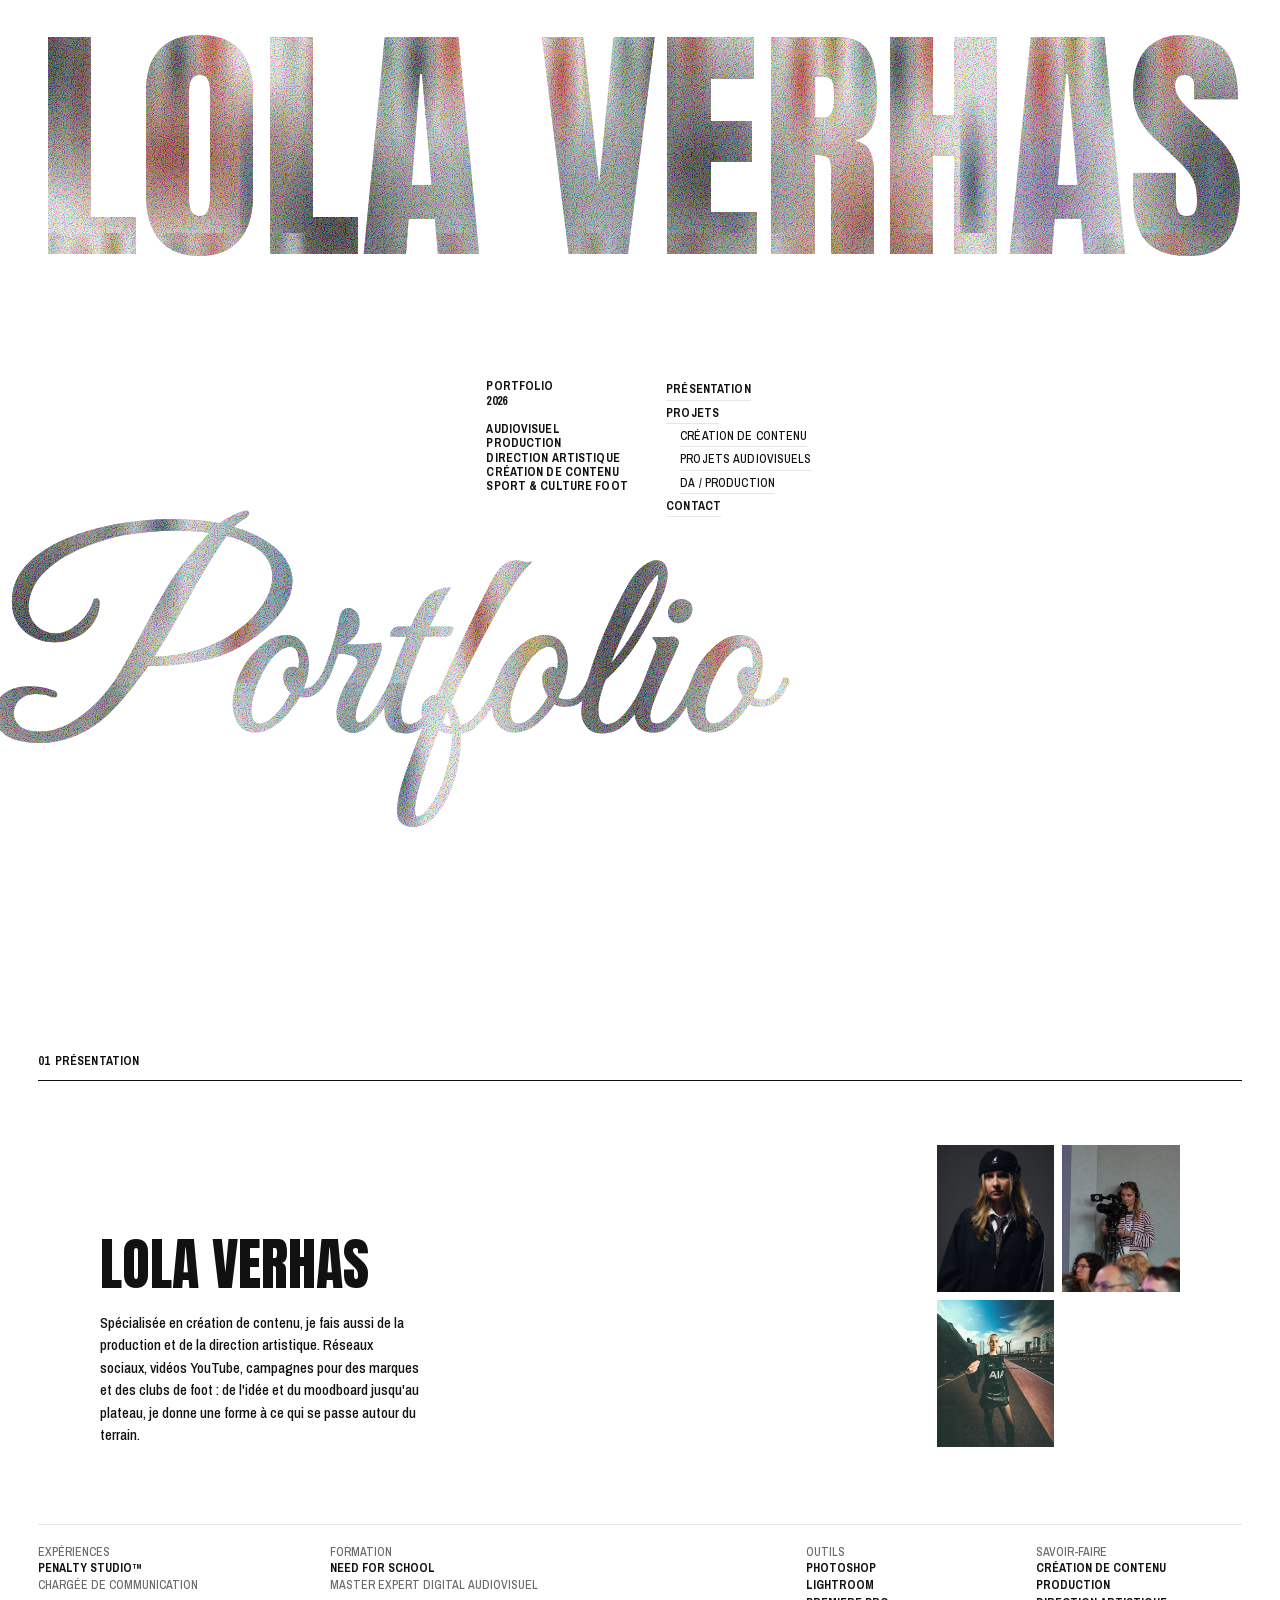
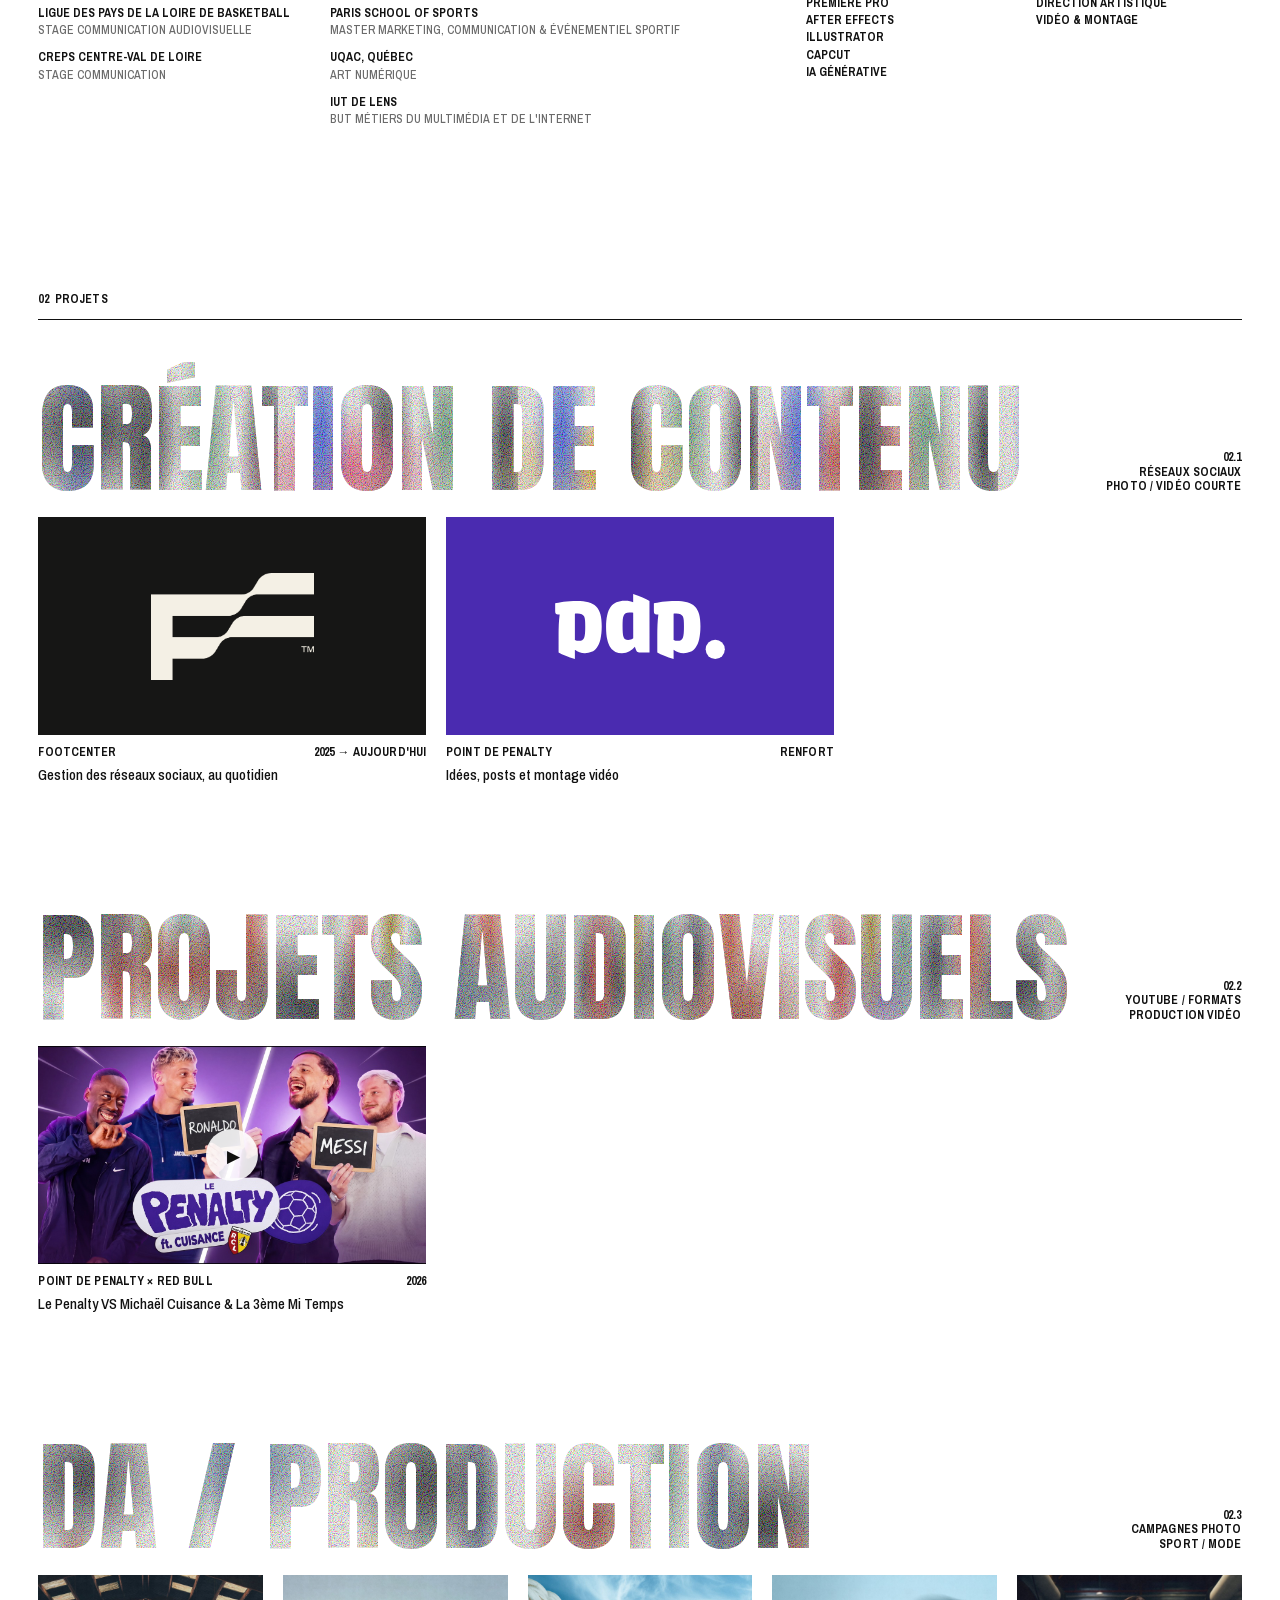
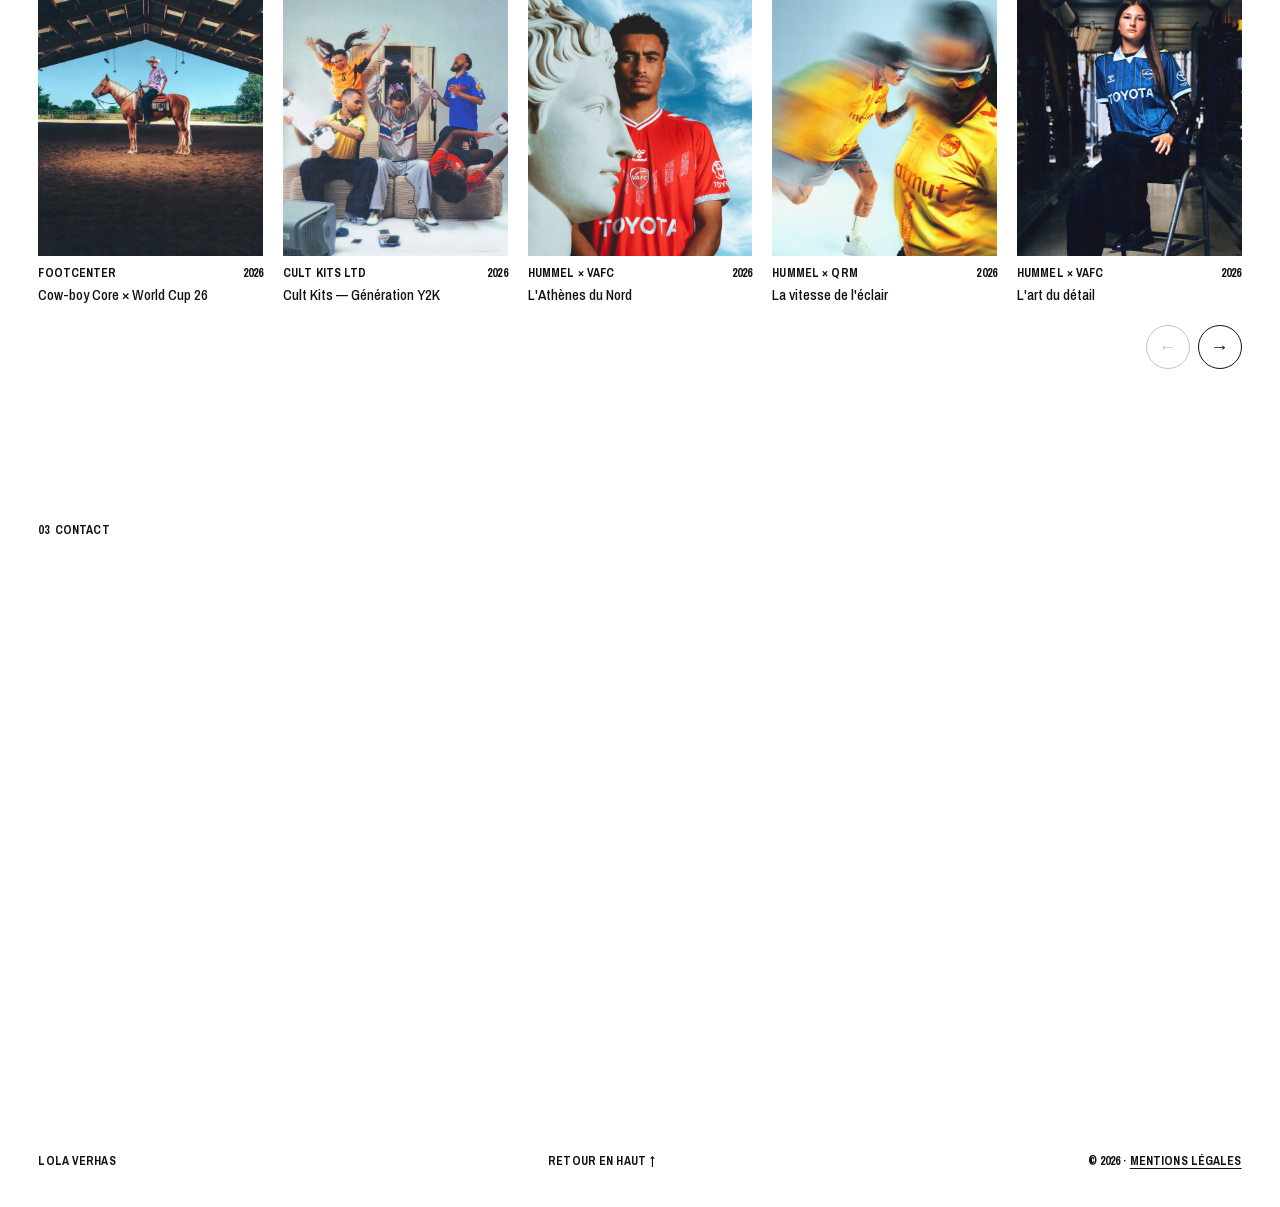
<file: index.html>
<!doctype html>
<html lang="fr">
<head>
<meta charset="utf-8">
<meta name="viewport" content="width=device-width, initial-scale=1">
<title>Lola Verhas — Portfolio</title>
<meta name="description" content="Portfolio de Lola Verhas : création de contenu, projets audiovisuels, direction artistique dans l'univers du sport.">
<link rel="stylesheet" href="style.css">
</head>
<body>
<a class="skip" href="#main">Aller au contenu</a>

<!-- ============ HERO (affiche) ============ -->
<header class="poster" id="top">
  <h1 class="big tex tex--a">Lola Verhas</h1>

  <div class="poster__info">
    <div class="col">
      <p>Portfolio<br>2026</p>
      <p>Audiovisuel<br>Production<br>Direction artistique<br>Création de contenu<br>Sport &amp; culture foot</p>
    </div>
    <nav class="col menu" aria-label="Sommaire">
      <ul>
        <li><a href="#presentation">Présentation</a></li>
        <li><a href="#projets">Projets</a></li>
        <li class="sub"><a href="#contenu">Création de contenu</a></li>
        <li class="sub"><a href="#audiovisuel">Projets audiovisuels</a></li>
        <li class="sub"><a href="#da">DA / Production</a></li>
        <li><a href="#contact">Contact</a></li>
      </ul>
    </nav>
  </div>

  <p class="script tex tex--b" aria-hidden="true">Portfolio</p>
</header>

<main id="main">

<!-- ============ PRÉSENTATION ============ -->
<section id="presentation" class="block">
  <p class="label">01 &nbsp;Présentation</p>
  <div class="intro">
    <div class="intro__text">
    <h2 class="intro__title">Lola Verhas</h2>
    <div class="intro__side prose">
      <p>Spécialisée en création de contenu, je fais aussi de la production et de la direction artistique. Réseaux sociaux, vidéos YouTube, campagnes pour des marques et des clubs de foot : de l'idée et du moodboard jusqu'au plateau, je donne une forme à ce qui se passe autour du terrain.</p>
    </div>
    </div>
    <div class="intro__photos">
      <figure class="intro__photo"><img src="img/lola/portrait.jpg" alt="Portrait de Lola Verhas, béret Kangol noir, chemise blanche et cravate, sur fond gris"></figure>
      <figure class="intro__photo"><img src="img/lola/tournage.jpg" alt="Lola Verhas derrière une caméra sur trépied, casque sur les oreilles, pendant une conférence" loading="lazy"></figure>
      <figure class="intro__photo"><img src="img/lola/shooting.jpg" alt="Lola Verhas en maillot de Tottenham tendant une chaussure de foot vers l'objectif" loading="lazy"></figure>
    </div>
  </div>

  <dl class="credits profile">
    <div><dt>Expériences</dt><dd>Penalty Studio™<span>Chargée de communication</span>Ligue des Pays de la Loire de Basketball<span>Stage communication audiovisuelle</span>CREPS Centre-Val de Loire<span>Stage communication</span></dd></div>
    <div><dt>Formation</dt><dd>Need for School<span>Master expert digital audiovisuel</span>Paris School of Sports<span>Master marketing, communication &amp; événementiel sportif</span>UQAC, Québec<span>Art numérique</span>IUT de Lens<span>BUT Métiers du multimédia et de l'internet</span></dd></div>
    <div><dt>Outils</dt><dd>Photoshop<br>Lightroom<br>Premiere Pro<br>After Effects<br>Illustrator<br>CapCut<br>IA générative</dd></div>
    <div><dt>Savoir-faire</dt><dd>Création de contenu<br>Production<br>Direction artistique<br>Vidéo &amp; montage</dd></div>
  </dl>
</section>

<!-- ============ PROJETS ============ -->
<section id="projets" class="block">
  <p class="label">02 &nbsp;Projets</p>

  <div class="cat" id="contenu">
    <div class="cat__head">
      <h2 class="mid tex tex--c">Création de contenu</h2>
      <p class="cat__meta">02.1<br>Réseaux sociaux<br>Photo / Vidéo courte</p>
    </div>
    <div class="carousel"><div class="grid grid--video grid--carousel">
      <a class="card" href="footcenter-reseaux.html"><div class="card__img card__img--logo logo--fc"><img src="img/logos/footcenter.png" alt="Logo FOOTCENTER"></div><p class="card__cap"><span>Footcenter</span><span>2025 → aujourd'hui</span></p><p class="card__title">Gestion des réseaux sociaux, au quotidien</p></a>
      <a class="card" href="point-de-penalty.html"><div class="card__img card__img--logo logo--pdp"><img src="img/logos/point-de-penalty.svg" alt="Logo Point de Penalty"></div><p class="card__cap"><span>Point de Penalty</span><span>Renfort</span></p><p class="card__title">Idées, posts et montage vidéo</p></a>
    </div>
    <div class="carousel__nav"><button class="carousel__btn" type="button" data-dir="-1" aria-label="Projets précédents">←</button><button class="carousel__btn" type="button" data-dir="1" aria-label="Projets suivants">→</button></div>
    </div>
  </div>

  <div class="cat" id="audiovisuel">
    <div class="cat__head">
      <h2 class="mid tex tex--a">Projets audiovisuels</h2>
      <p class="cat__meta">02.2<br>YouTube / Formats<br>Production vidéo</p>
    </div>
    <div class="carousel"><div class="grid grid--video grid--carousel">
      <a class="card" href="penalty-cuisance.html"><div class="card__img card__img--photo card__img--video"><img src="img/penalty/miniature.jpg" alt="Miniature : Michaël Cuisance et Jordy face aux deux hôtes de Point de Penalty, ardoises Ronaldo et Messi en main" loading="lazy"><span class="play" aria-hidden="true">▶</span></div><p class="card__cap"><span>Point de Penalty × Red Bull</span><span>2026</span></p><p class="card__title">Le Penalty VS Michaël Cuisance &amp; La 3ème Mi Temps</p></a>
    </div>
    <div class="carousel__nav"><button class="carousel__btn" type="button" data-dir="-1" aria-label="Projets précédents">←</button><button class="carousel__btn" type="button" data-dir="1" aria-label="Projets suivants">→</button></div>
    </div>
  </div>

  <div class="cat" id="da">
    <div class="cat__head">
      <h2 class="mid tex tex--b">DA / Production</h2>
      <p class="cat__meta">02.3<br>Campagnes photo<br>Sport / Mode</p>
    </div>
    <div class="carousel"><div class="grid grid--carousel">
      <a class="card" href="cowboy-core.html"><div class="card__img card__img--photo"><img src="img/cowboy-core/01-ranch.jpg" alt="Cavalier en maillot de la Corée sur un cheval palomino, sous la charpente d'un manège" loading="lazy"></div><p class="card__cap"><span>Footcenter</span><span>2026</span></p><p class="card__title">Cow-boy Core × World Cup 26</p></a>
      <a class="card" href="cult-kits.html"><div class="card__img card__img--photo"><img src="img/cult-kits/01-canape.jpg" alt="Cinq jeunes en maillots vintage qui célèbrent autour d'un canapé en velours, une PS2 brandie au centre" loading="lazy"></div><p class="card__cap"><span>Cult Kits Ltd</span><span>2026</span></p><p class="card__title">Cult Kits — Génération Y2K</p></a>
      <a class="card" href="vafc.html"><div class="card__img card__img--photo"><img src="img/vafc/03-buste.jpg" alt="Joueur en maillot rouge du VAFC derrière le profil d'un buste en marbre, ciel bleu" loading="lazy"></div><p class="card__cap"><span>hummel × VAFC</span><span>2026</span></p><p class="card__title">L'Athènes du Nord</p></a>
      <a class="card" href="qrm.html"><div class="card__img card__img--photo"><img src="img/qrm/01-course.jpg" alt="Deux personnes en maillot jaune et rouge de QRM, floues de mouvement, avec des lunettes de sport" loading="lazy"></div><p class="card__cap"><span>hummel × QRM</span><span>2026</span></p><p class="card__title">La vitesse de l'éclair</p></a>
      <a class="card" href="dentelle.html"><div class="card__img card__img--photo"><img src="img/dentelle/03-portrait.jpg" alt="Jeune femme assise dans l'usine Sophie Hallette, en maillot bleu du VAFC avec des manches en dentelle noire" loading="lazy"></div><p class="card__cap"><span>hummel × VAFC</span><span>2026</span></p><p class="card__title">L'art du détail</p></a>
      <a class="card" href="estac.html"><div class="card__img card__img--photo"><img src="img/estac/01-duo.jpg" alt="Une jeune femme debout et un jeune homme assis, en maillot vert d'eau de l'ESTAC, devant un rideau de velours vert" loading="lazy"></div><p class="card__cap"><span>ESTAC Troyes</span><span>2026</span></p><p class="card__title">Dans son élément</p></a>
    </div>
    <div class="carousel__nav"><button class="carousel__btn" type="button" data-dir="-1" aria-label="Projets précédents">←</button><button class="carousel__btn" type="button" data-dir="1" aria-label="Projets suivants">→</button></div>
    </div>
  </div>
</section>

<!-- ============ CONTACT ============ -->
<section id="contact" class="block contact">
  <p class="label">03 &nbsp;Contact</p>
  <h2 class="big tex tex--c"><a href="mailto:lolaaa.verhas@gmail.com" target="_blank" rel="noopener">Contact</a></h2>
  <div class="contact__info">
    <p><a class="link" href="mailto:lolaaa.verhas@gmail.com" target="_blank" rel="noopener">Email</a></p>
    <p><a class="link" href="https://www.linkedin.com/in/lola-verhas-41240a246/" target="_blank" rel="noopener">LinkedIn</a></p>
    <p><a class="link" href="tel:+33781359257">Téléphone</a></p>
  </div>
</section>

</main>

<footer class="foot">
  <span>Lola Verhas</span>
  <a href="#top">Retour en haut ↑</a>
  <span>© 2026 · <a href="mentions-legales.html">Mentions légales</a></span>
</footer>

<script src="script.js"></script>

</body>
</html>
</file>
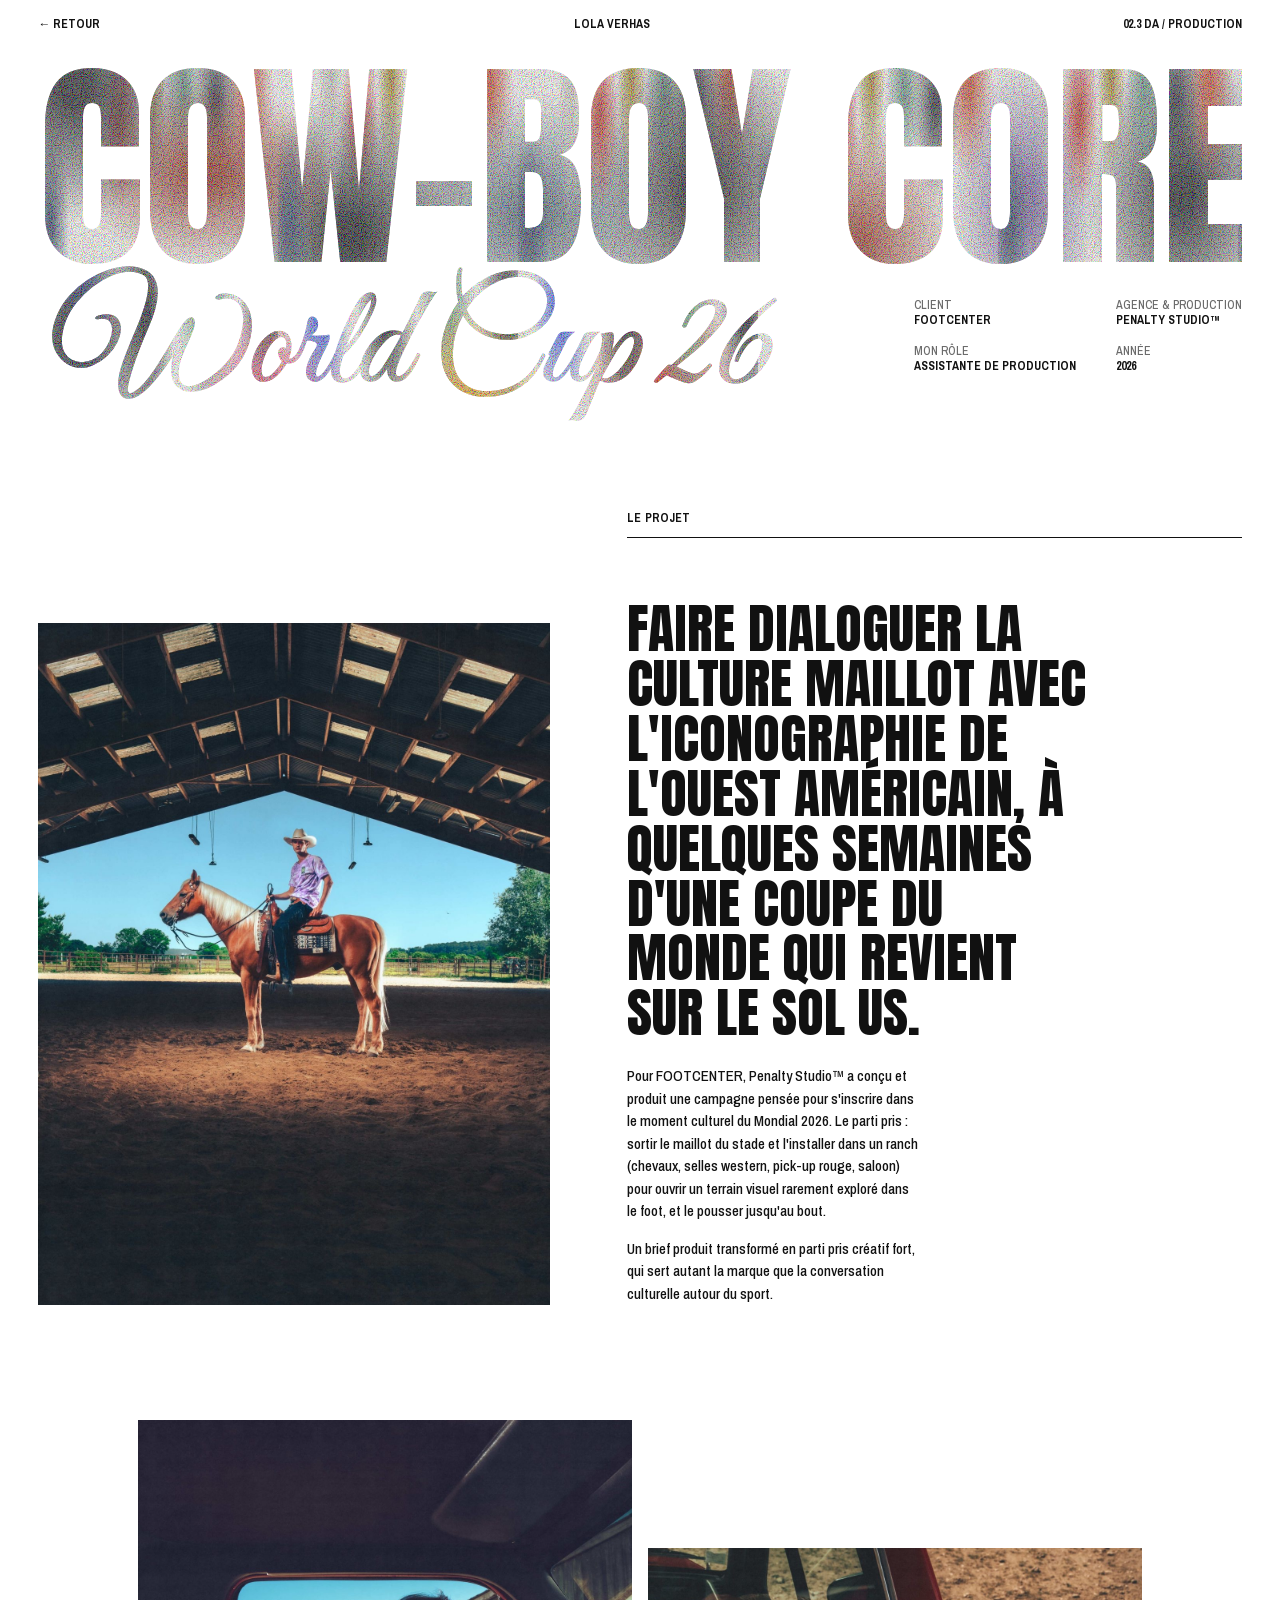
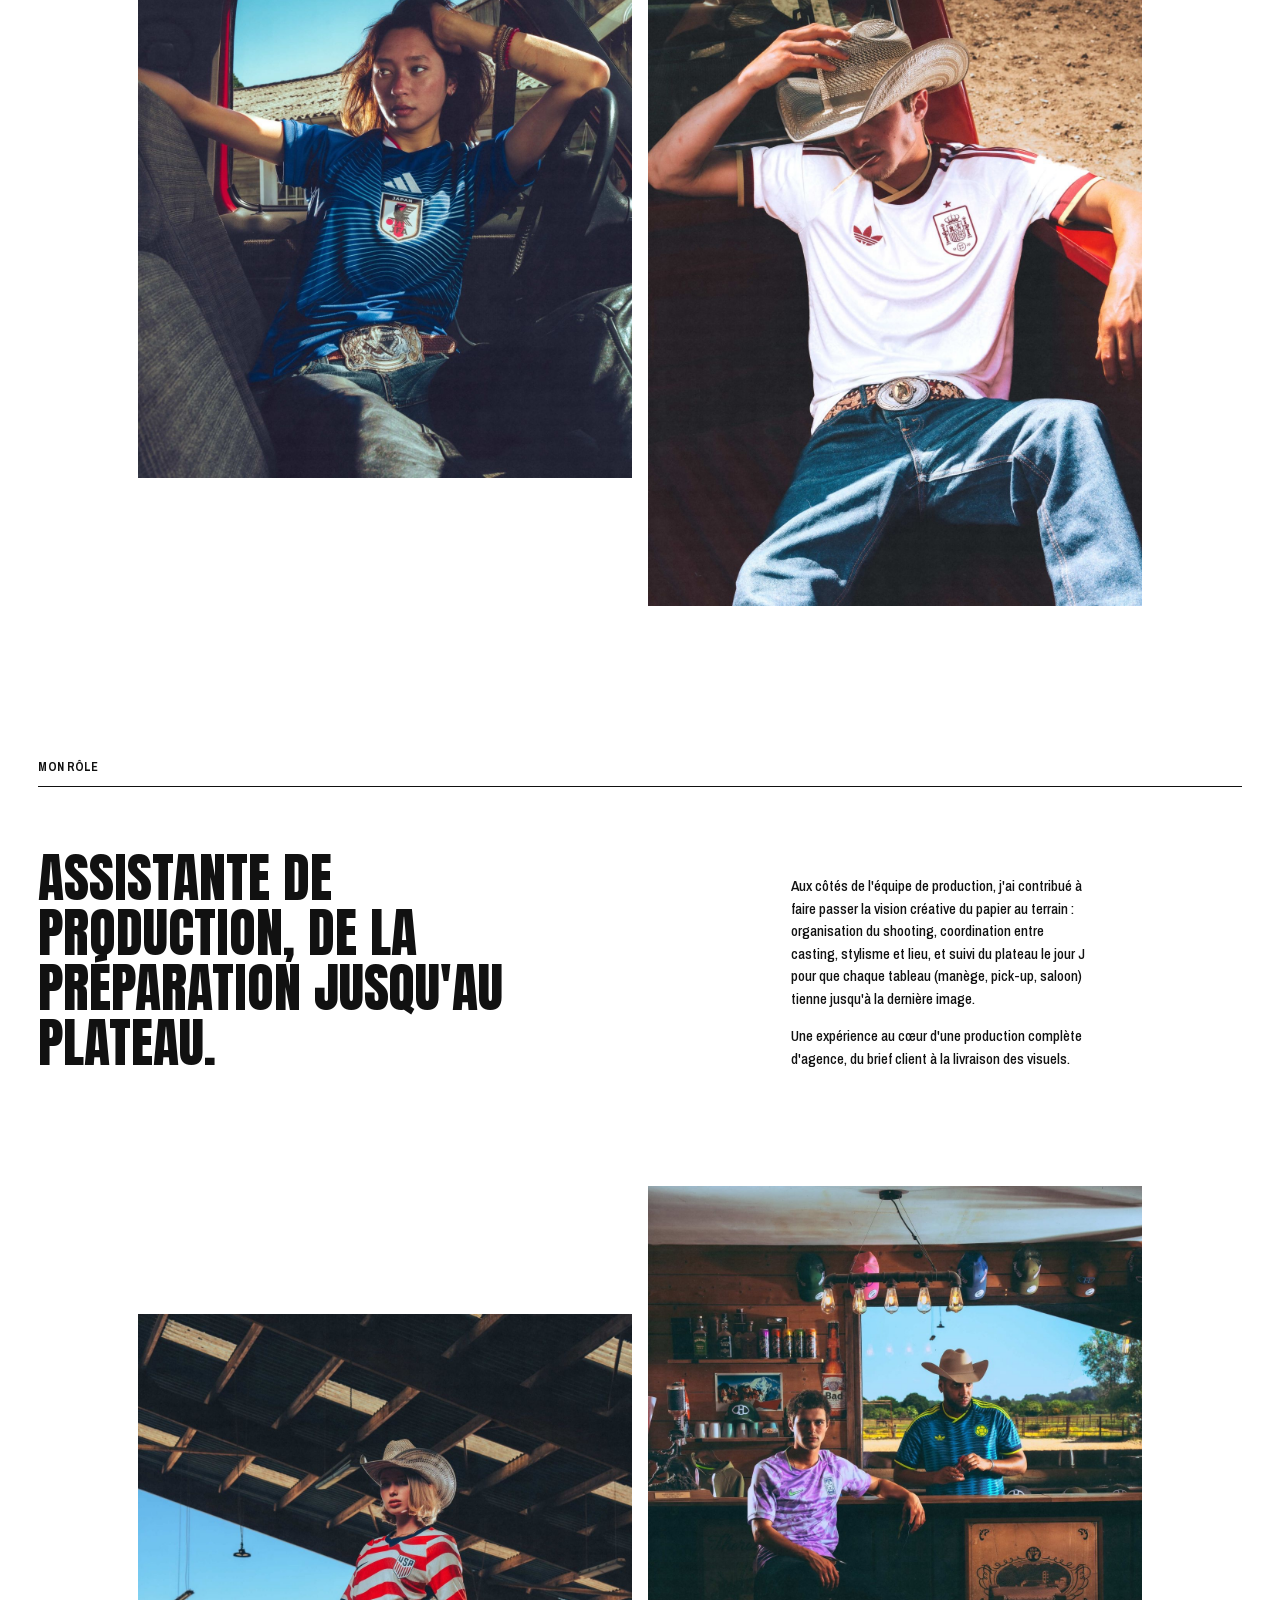
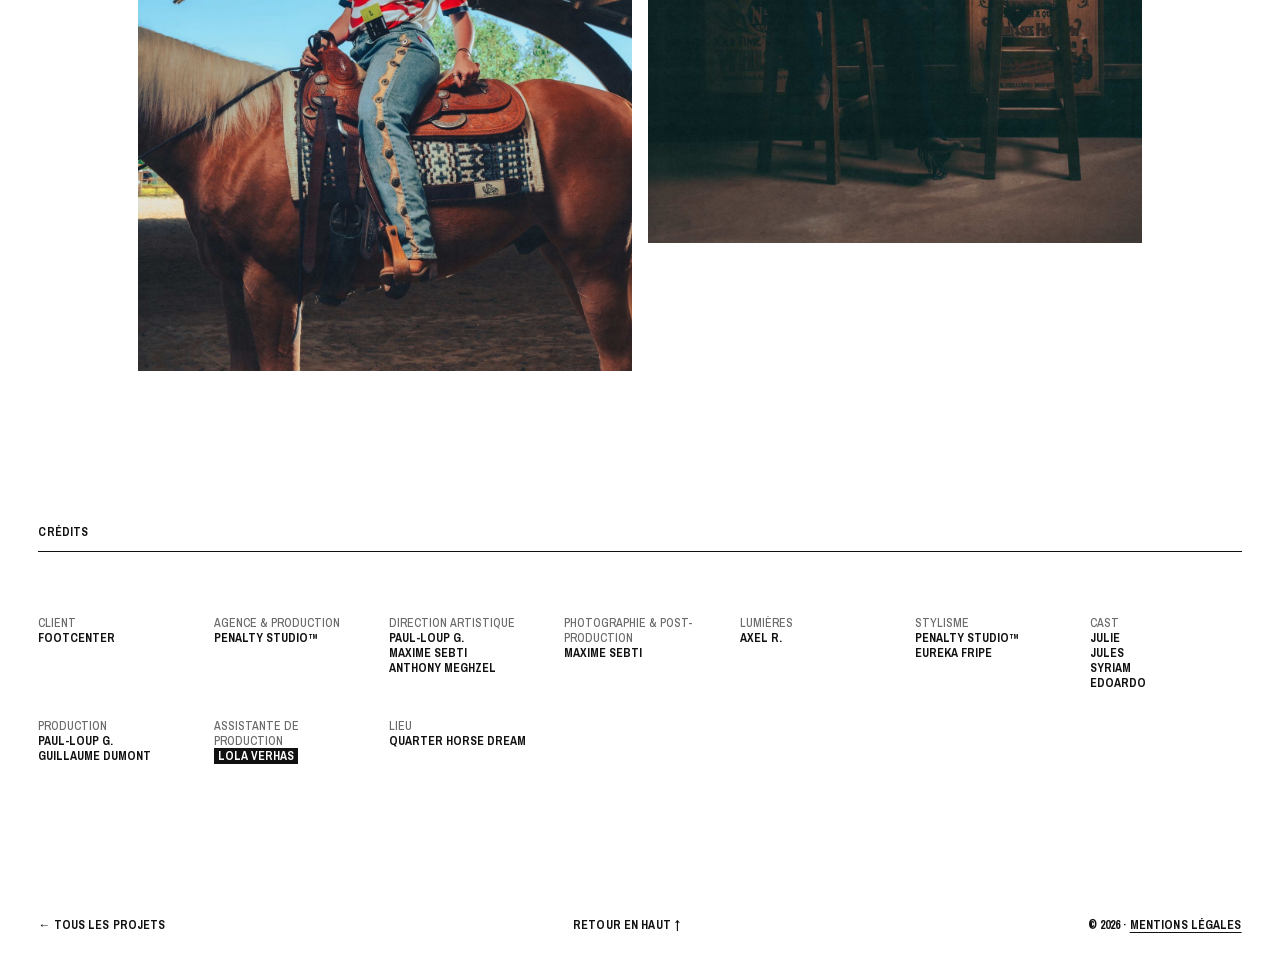
<file: cowboy-core.html>
<!doctype html>
<html lang="fr">
<head>
<meta charset="utf-8">
<meta name="viewport" content="width=device-width, initial-scale=1">
<title>Cow-boy Core × World Cup 26 — Lola Verhas</title>
<meta name="description" content="Campagne FOOTCENTER par Penalty Studio™ : la culture maillot rencontre l'Ouest américain, avant la Coupe du Monde 2026.">
<link rel="stylesheet" href="style.css">
</head>
<body>
<a class="skip" href="#main">Aller au contenu</a>

<nav class="topbar">
  <a href="index.html#da">← Retour</a>
  <a href="index.html">Lola Verhas</a>
  <span>02.3 DA / Production</span>
</nav>

<header class="project-hero">
  <h1 class="big tex tex--a">Cow-boy Core</h1>
  <div class="project-hero__row">
    <p class="script script--sm tex tex--c" aria-hidden="true">World Cup 26</p>
    <dl class="facts">
      <div><dt>Client</dt><dd>Footcenter</dd></div>
      <div><dt>Agence &amp; production</dt><dd>Penalty Studio™</dd></div>
      <div><dt>Mon rôle</dt><dd>Assistante de production</dd></div>
      <div><dt>Année</dt><dd>2026</dd></div>
    </dl>
  </div>
</header>

<main id="main">

<section class="block split">
  <figure class="split__img">
    <img src="img/cowboy-core/01-ranch.jpg" alt="Cavalier en maillot de la Corée sur un cheval palomino, au centre d'un manège couvert, ciel bleu en fond">
  </figure>
  <div class="split__text">
    <p class="label">Le projet</p>
    <p class="intro__lead">Faire dialoguer la culture maillot avec l'iconographie de l'Ouest américain, à quelques semaines d'une Coupe du Monde qui revient sur le sol US.</p>
    <div class="prose">
      <p>Pour FOOTCENTER, Penalty Studio™ a conçu et produit une campagne pensée pour s'inscrire dans le moment culturel du Mondial 2026. Le parti pris : sortir le maillot du stade et l'installer dans un ranch (chevaux, selles western, pick-up rouge, saloon) pour ouvrir un terrain visuel rarement exploré dans le foot, et le pousser jusqu'au bout.</p>
      <p>Un brief produit transformé en parti pris créatif fort, qui sert autant la marque que la conversation culturelle autour du sport.</p>
    </div>
  </div>
</section>

<div class="gallery">
  <figure class="shot"><img src="img/cowboy-core/02-japon.jpg" alt="Jeune femme en maillot du Japon assise au volant d'un pick-up, un bras sur la tête" loading="lazy"></figure>
  <figure class="shot shot--offset"><img src="img/cowboy-core/03-espagne.jpg" alt="Homme en maillot blanc de l'Espagne adossé à un pick-up rouge, chapeau de paille sur les yeux" loading="lazy"></figure>
</div>

<section class="block project-text">
  <p class="label">Mon rôle</p>
  <div class="intro">
    <p class="intro__lead">Assistante de production, de la préparation jusqu'au plateau.</p>
    <div class="intro__side prose">
      <p>Aux côtés de l'équipe de production, j'ai contribué à faire passer la vision créative du papier au terrain : organisation du shooting, coordination entre casting, stylisme et lieu, et suivi du plateau le jour J pour que chaque tableau (manège, pick-up, saloon) tienne jusqu'à la dernière image.</p>
      <p>Une expérience au cœur d'une production complète d'agence, du brief client à la livraison des visuels.</p>
    </div>
  </div>
</section>

<div class="gallery">
  <figure class="shot shot--offset"><img src="img/cowboy-core/04-usa.jpg" alt="Jeune femme blonde en maillot des États-Unis et chapeau de cow-boy, à cheval sous la charpente du manège" loading="lazy"></figure>
  <figure class="shot"><img src="img/cowboy-core/05-saloon.jpg" alt="Deux hommes au comptoir d'un saloon, l'un en maillot de la Corée, l'autre en maillot de la Colombie et chapeau de cow-boy" loading="lazy"></figure>
</div>

<section class="block">
  <p class="label">Crédits</p>
  <dl class="credits">
    <div><dt>Client</dt><dd>Footcenter</dd></div>
    <div><dt>Agence &amp; production</dt><dd>Penalty Studio™</dd></div>
    <div><dt>Direction artistique</dt><dd>Paul-Loup G.<br>Maxime Sebti<br>Anthony Meghzel</dd></div>
    <div><dt>Photographie &amp; post-production</dt><dd>Maxime Sebti</dd></div>
    <div><dt>Lumières</dt><dd>Axel R.</dd></div>
    <div><dt>Stylisme</dt><dd>Penalty Studio™<br>Eureka Fripe</dd></div>
    <div><dt>Cast</dt><dd>Julie<br>Jules<br>Syriam<br>Edoardo</dd></div>
    <div><dt>Production</dt><dd>Paul-Loup G.<br>Guillaume Dumont</dd></div>
    <div class="me"><dt>Assistante de production</dt><dd>Lola Verhas</dd></div>
    <div><dt>Lieu</dt><dd>Quarter Horse Dream</dd></div>
  </dl>
</section>

</main>

<footer class="foot">
  <a href="index.html#da">← Tous les projets</a>
  <a href="#">Retour en haut ↑</a>
  <span>© 2026 · <a href="mentions-legales.html">Mentions légales</a></span>
</footer>

<script src="script.js"></script>
</body>
</html>
</file>
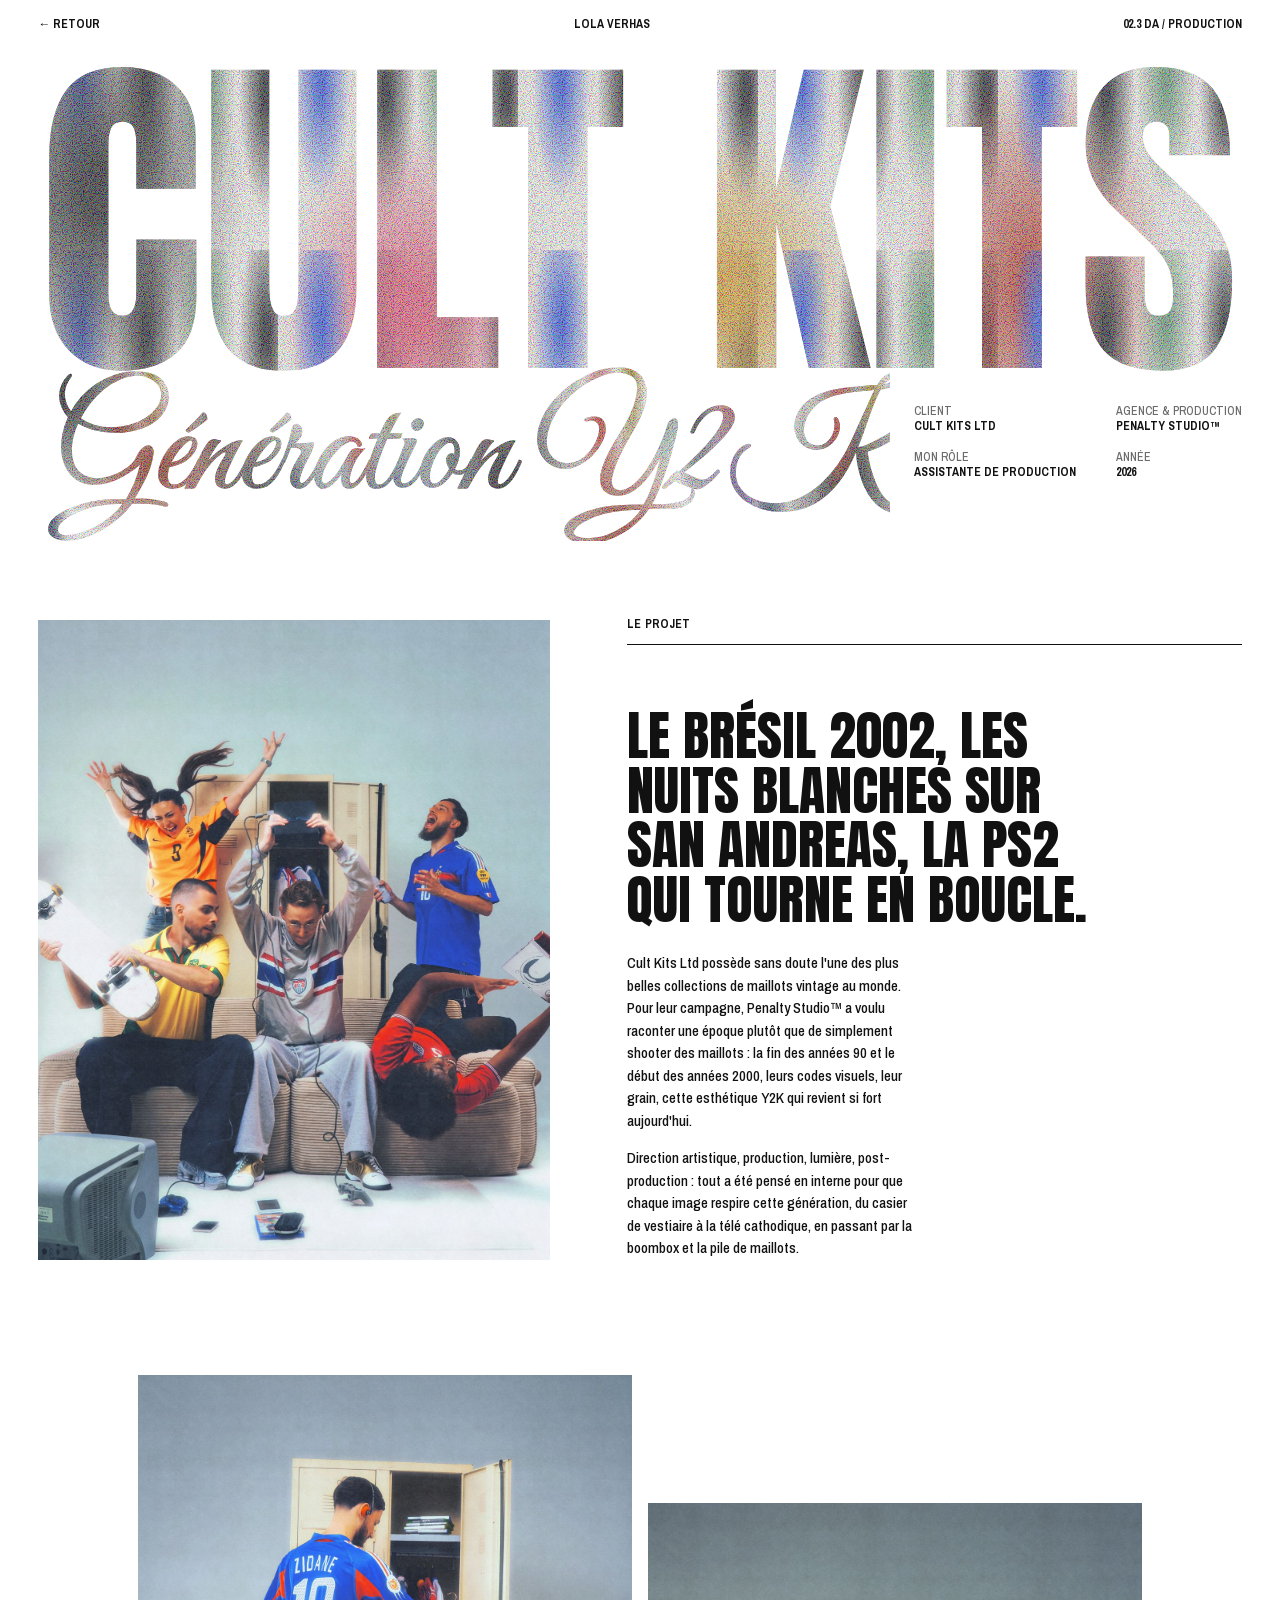
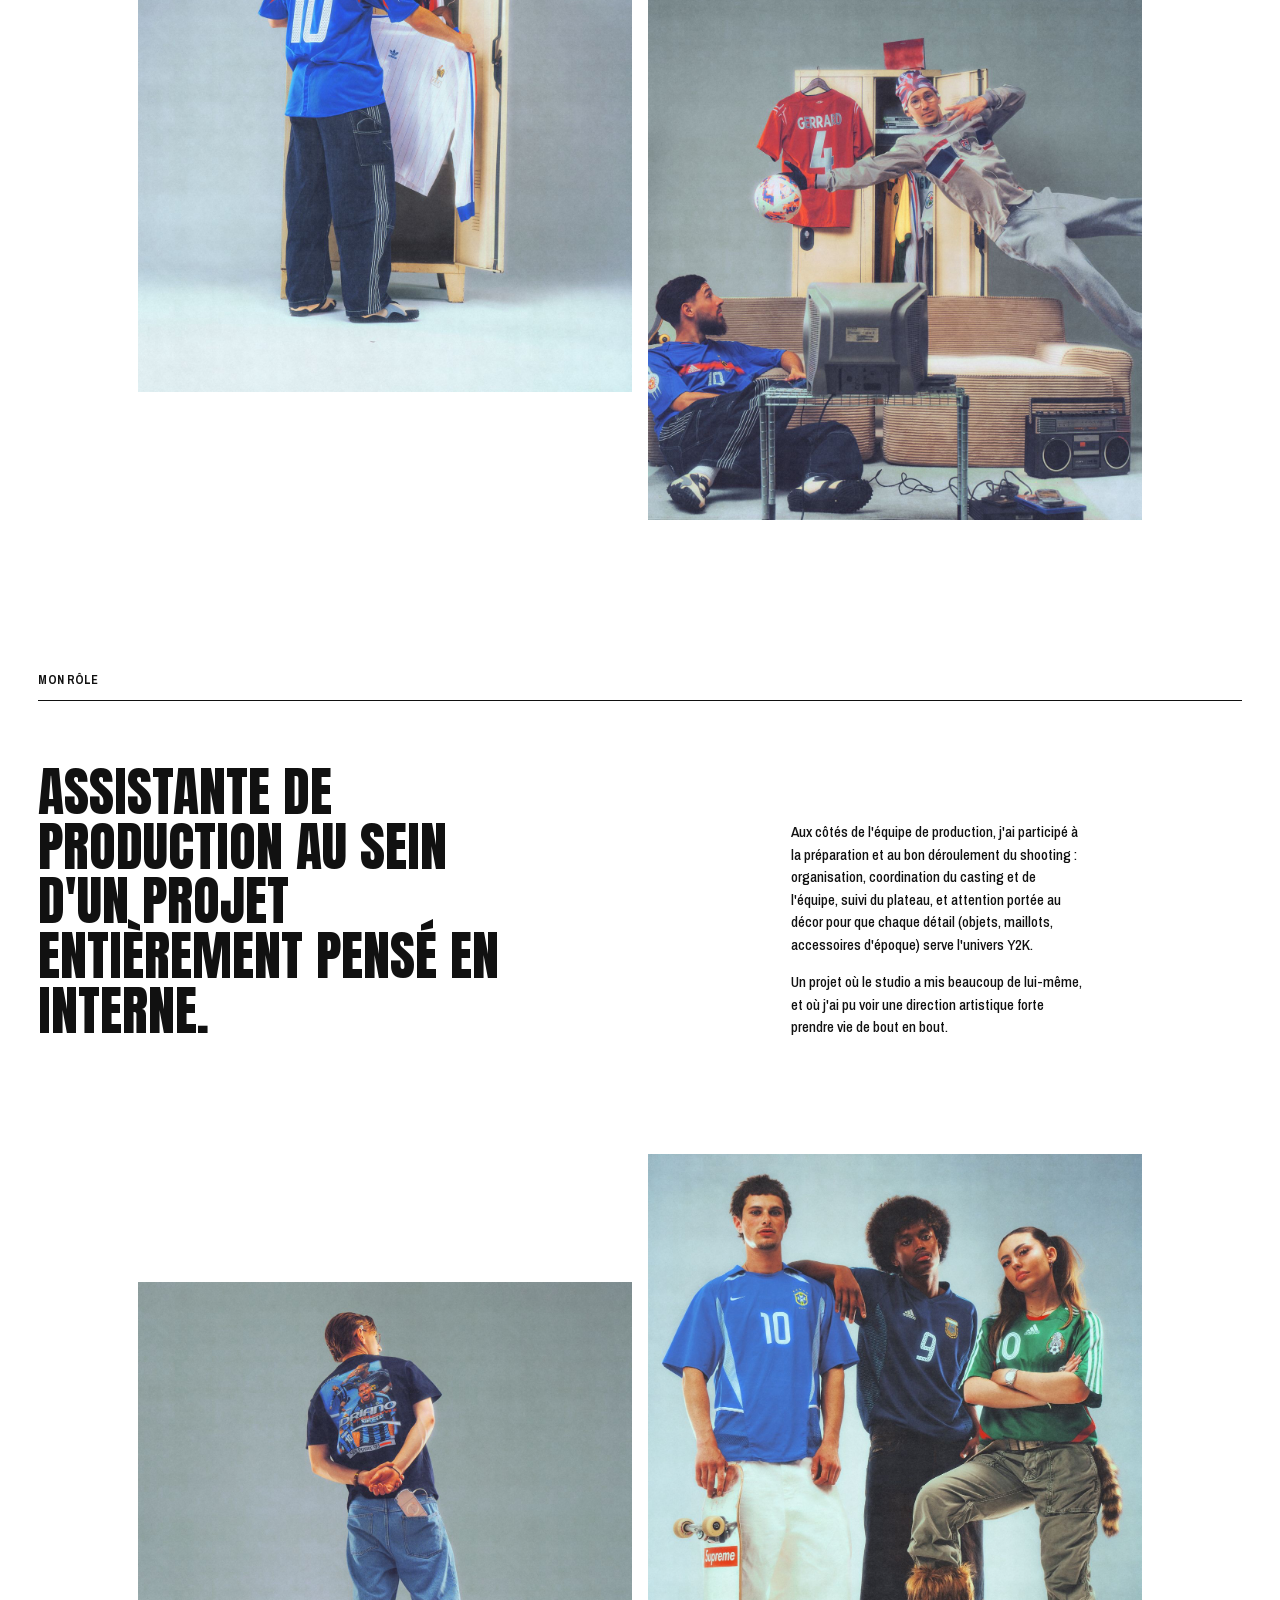
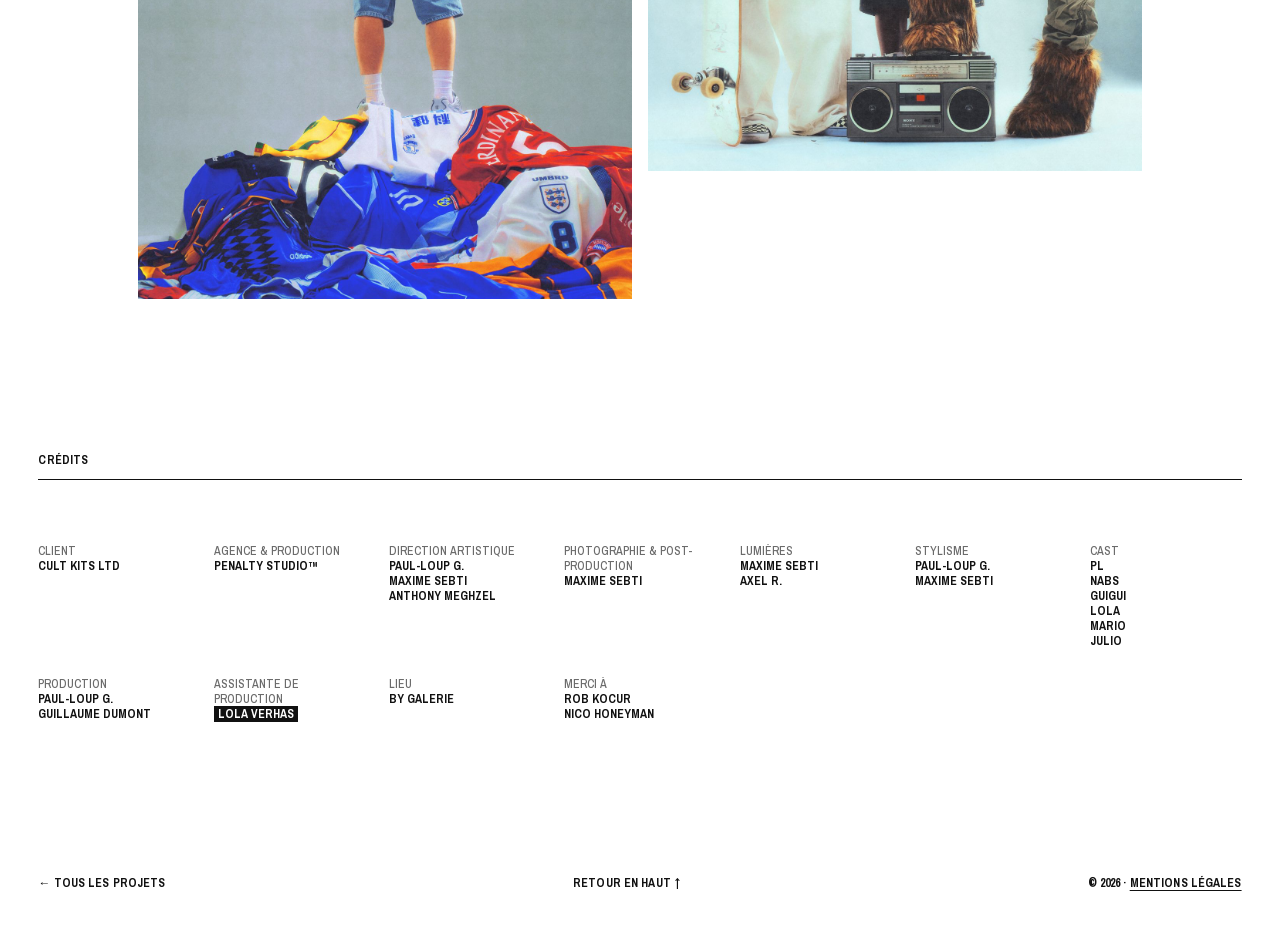
<file: cult-kits.html>
<!doctype html>
<html lang="fr">
<head>
<meta charset="utf-8">
<meta name="viewport" content="width=device-width, initial-scale=1">
<title>Cult Kits — Génération Y2K — Lola Verhas</title>
<meta name="description" content="Campagne Cult Kits Ltd par Penalty Studio™ : retrouver l'énergie Y2K à travers les maillots vintage de la fin des années 90 et du début des années 2000.">
<link rel="stylesheet" href="style.css">
</head>
<body>
<a class="skip" href="#main">Aller au contenu</a>

<nav class="topbar">
  <a href="index.html#da">← Retour</a>
  <a href="index.html">Lola Verhas</a>
  <span>02.3 DA / Production</span>
</nav>

<header class="project-hero">
  <h1 class="big tex tex--c">Cult Kits</h1>
  <div class="project-hero__row">
    <p class="script script--sm tex tex--a" aria-hidden="true">Génération Y2K</p>
    <dl class="facts">
      <div><dt>Client</dt><dd>Cult Kits Ltd</dd></div>
      <div><dt>Agence &amp; production</dt><dd>Penalty Studio™</dd></div>
      <div><dt>Mon rôle</dt><dd>Assistante de production</dd></div>
      <div><dt>Année</dt><dd>2026</dd></div>
    </dl>
  </div>
</header>

<main id="main">

<section class="block split">
  <figure class="split__img">
    <img src="img/cult-kits/01-canape.jpg" alt="Cinq jeunes en maillots vintage (Pays-Bas, Cameroun, États-Unis, France, Angleterre) qui célèbrent autour d'un canapé en velours, une PS2 brandie au centre">
  </figure>
  <div class="split__text">
    <p class="label">Le projet</p>
    <p class="intro__lead">Le Brésil 2002, les nuits blanches sur San Andreas, la PS2 qui tourne en boucle.</p>
    <div class="prose">
      <p>Cult Kits Ltd possède sans doute l'une des plus belles collections de maillots vintage au monde. Pour leur campagne, Penalty Studio™ a voulu raconter une époque plutôt que de simplement shooter des maillots : la fin des années 90 et le début des années 2000, leurs codes visuels, leur grain, cette esthétique Y2K qui revient si fort aujourd'hui.</p>
      <p>Direction artistique, production, lumière, post-production : tout a été pensé en interne pour que chaque image respire cette génération, du casier de vestiaire à la télé cathodique, en passant par la boombox et la pile de maillots.</p>
    </div>
  </div>
</section>

<div class="gallery">
  <figure class="shot"><img src="img/cult-kits/02-zidane.jpg" alt="Homme de dos en maillot de l'équipe de France floqué Zidane 10, qui sort un maillot vintage d'un casier" loading="lazy"></figure>
  <figure class="shot shot--offset"><img src="img/cult-kits/03-gerrard.jpg" alt="Garçon en survêtement gris qui plonge en l'air devant un casier et un maillot Gerrard 4, un autre allongé devant une télé cathodique" loading="lazy"></figure>
</div>

<section class="block project-text">
  <p class="label">Mon rôle</p>
  <div class="intro">
    <p class="intro__lead">Assistante de production au sein d'un projet entièrement pensé en interne.</p>
    <div class="intro__side prose">
      <p>Aux côtés de l'équipe de production, j'ai participé à la préparation et au bon déroulement du shooting : organisation, coordination du casting et de l'équipe, suivi du plateau, et attention portée au décor pour que chaque détail (objets, maillots, accessoires d'époque) serve l'univers Y2K.</p>
      <p>Un projet où le studio a mis beaucoup de lui-même, et où j'ai pu voir une direction artistique forte prendre vie de bout en bout.</p>
    </div>
  </div>
</section>

<div class="gallery">
  <figure class="shot shot--offset"><img src="img/cult-kits/04-pile.jpg" alt="Garçon de dos, mains dans le dos, debout sur une pile de maillots vintage colorés" loading="lazy"></figure>
  <figure class="shot"><img src="img/cult-kits/05-trio.jpg" alt="Trois jeunes en maillots du Brésil, de l'Argentine et du Mexique, avec un skate et une boombox Sony" loading="lazy"></figure>
</div>

<section class="block">
  <p class="label">Crédits</p>
  <dl class="credits">
    <div><dt>Client</dt><dd>Cult Kits Ltd</dd></div>
    <div><dt>Agence &amp; production</dt><dd>Penalty Studio™</dd></div>
    <div><dt>Direction artistique</dt><dd>Paul-Loup G.<br>Maxime Sebti<br>Anthony Meghzel</dd></div>
    <div><dt>Photographie &amp; post-production</dt><dd>Maxime Sebti</dd></div>
    <div><dt>Lumières</dt><dd>Maxime Sebti<br>Axel R.</dd></div>
    <div><dt>Stylisme</dt><dd>Paul-Loup G.<br>Maxime Sebti</dd></div>
    <div><dt>Cast</dt><dd>PL<br>Nabs<br>Guigui<br>Lola<br>Mario<br>Julio</dd></div>
    <div><dt>Production</dt><dd>Paul-Loup G.<br>Guillaume Dumont</dd></div>
    <div class="me"><dt>Assistante de production</dt><dd>Lola Verhas</dd></div>
    <div><dt>Lieu</dt><dd>by Galerie</dd></div>
    <div><dt>Merci à</dt><dd>Rob Kocur<br>Nico Honeyman</dd></div>
  </dl>
</section>

</main>

<footer class="foot">
  <a href="index.html#da">← Tous les projets</a>
  <a href="#">Retour en haut ↑</a>
  <span>© 2026 · <a href="mentions-legales.html">Mentions légales</a></span>
</footer>

<script src="script.js"></script>
</body>
</html>
</file>
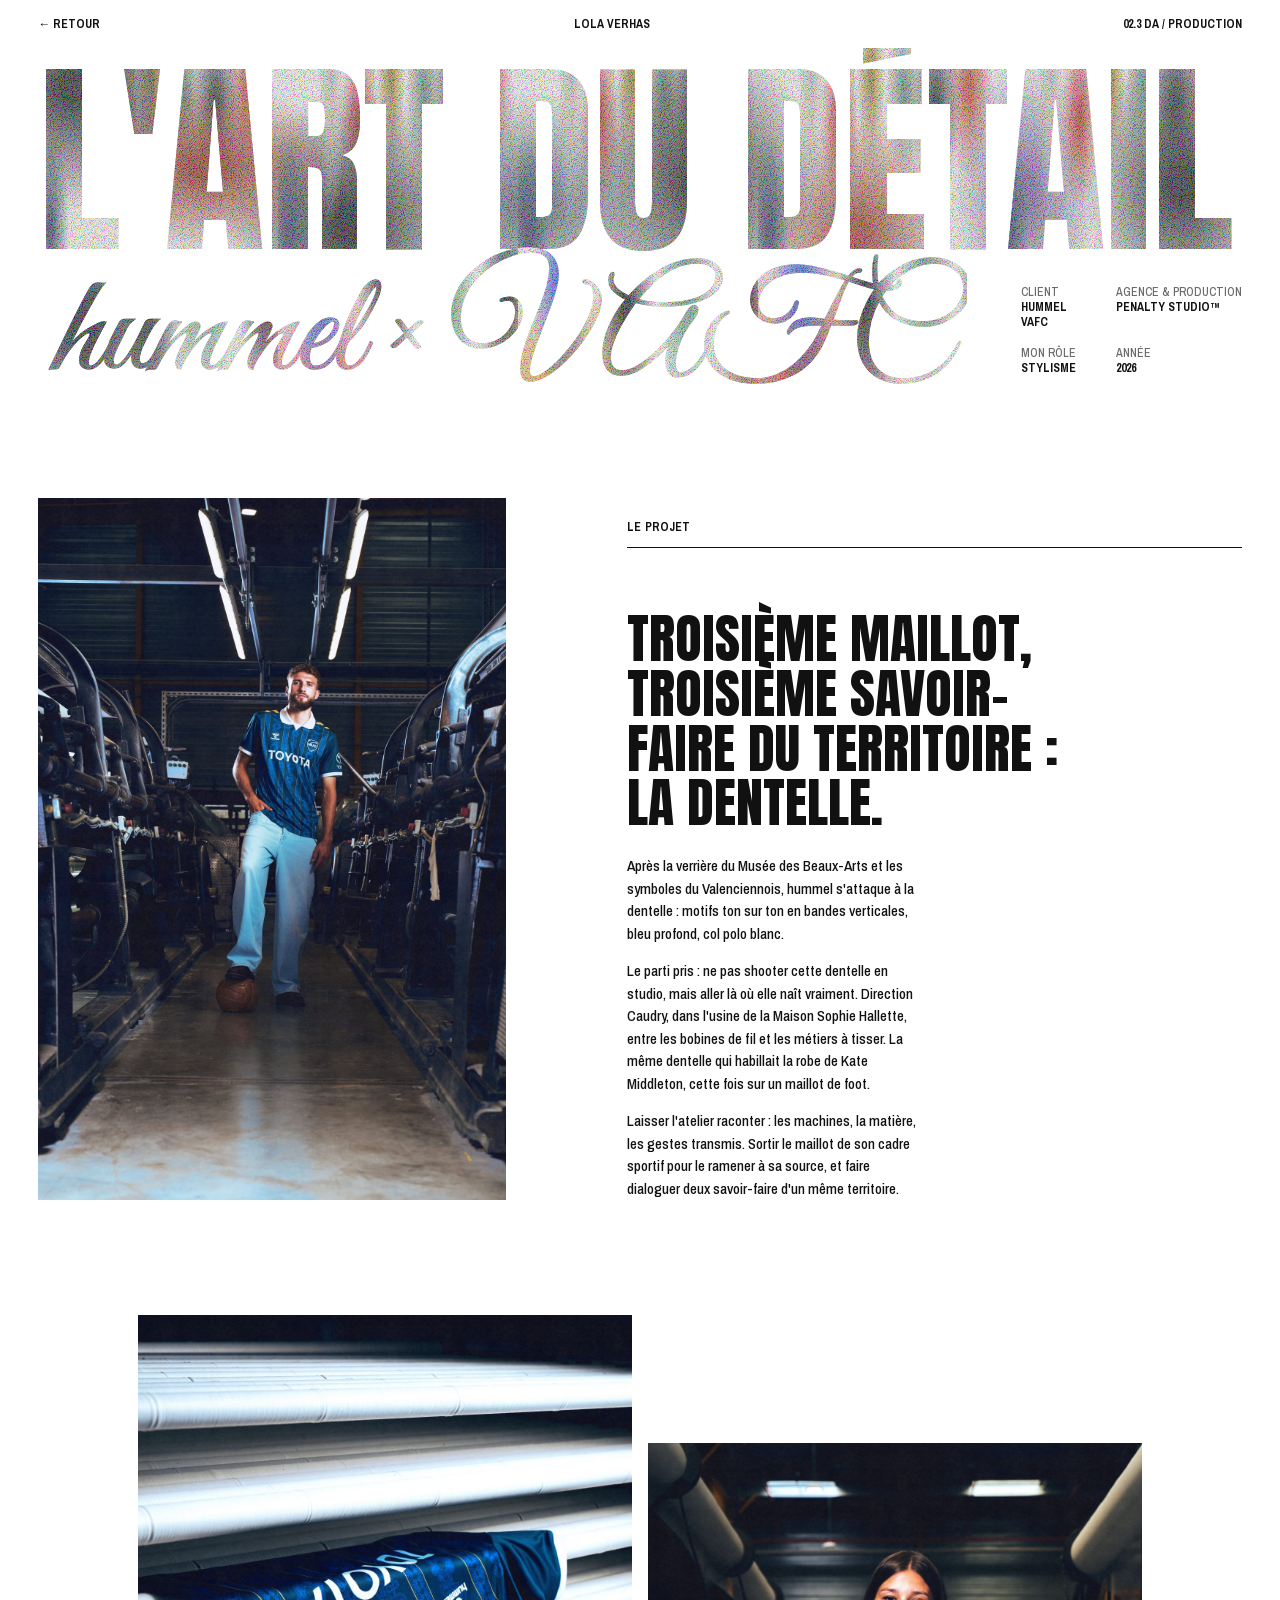
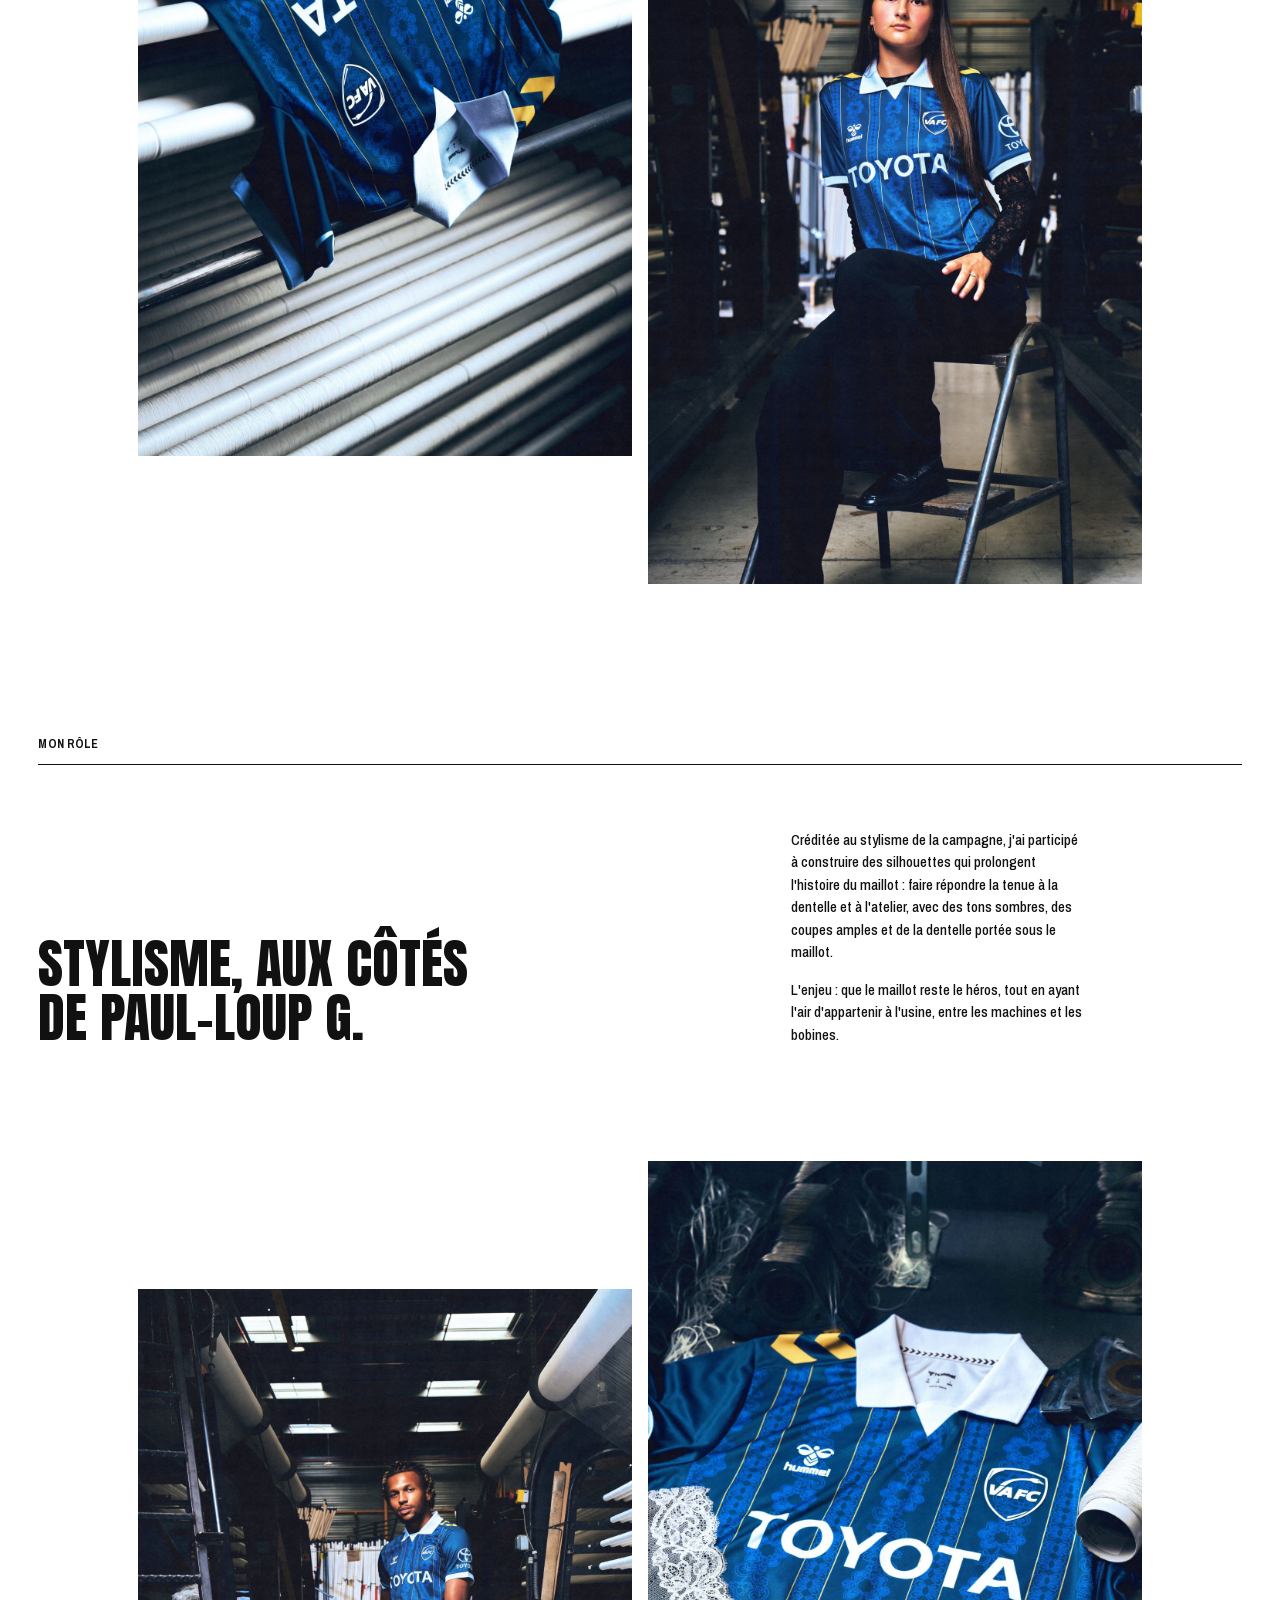
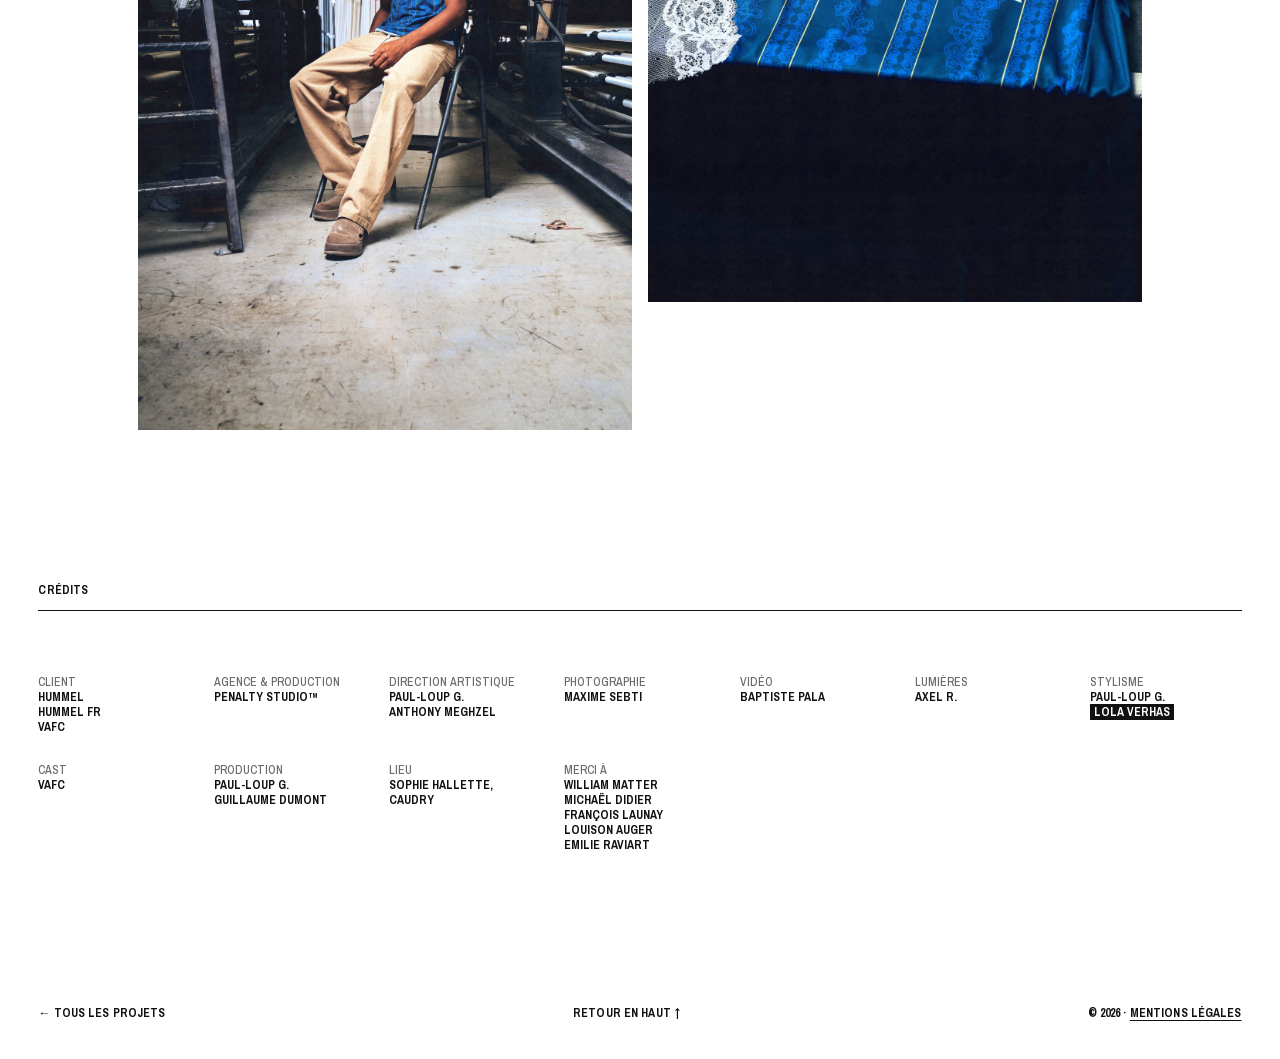
<file: dentelle.html>
<!doctype html>
<html lang="fr">
<head>
<meta charset="utf-8">
<meta name="viewport" content="width=device-width, initial-scale=1">
<title>L'art du détail — hummel × VAFC — Lola Verhas</title>
<meta name="description" content="Campagne du troisième maillot du VAFC pour hummel, par Penalty Studio™ : la dentelle shootée là où elle naît, dans l'usine Sophie Hallette à Caudry.">
<link rel="stylesheet" href="style.css">
</head>
<body>
<a class="skip" href="#main">Aller au contenu</a>

<nav class="topbar">
  <a href="index.html#da">← Retour</a>
  <a href="index.html">Lola Verhas</a>
  <span>02.3 DA / Production</span>
</nav>

<header class="project-hero">
  <h1 class="big tex tex--a">L'art du détail</h1>
  <div class="project-hero__row">
    <p class="script script--sm tex tex--c" aria-hidden="true">hummel × VAFC</p>
    <dl class="facts">
      <div><dt>Client</dt><dd>hummel<br>VAFC</dd></div>
      <div><dt>Agence &amp; production</dt><dd>Penalty Studio™</dd></div>
      <div><dt>Mon rôle</dt><dd>Stylisme</dd></div>
      <div><dt>Année</dt><dd>2026</dd></div>
    </dl>
  </div>
</header>

<main id="main">

<section class="block split">
  <figure class="split__img">
    <img src="img/dentelle/01-allee.jpg" alt="Homme en maillot bleu du VAFC, un vieux ballon en cuir sous le pied, au milieu d'une allée de métiers à tisser sous des néons">
  </figure>
  <div class="split__text">
    <p class="label">Le projet</p>
    <p class="intro__lead">Troisième maillot, troisième savoir-faire du territoire : la dentelle.</p>
    <div class="prose">
      <p>Après la verrière du Musée des Beaux-Arts et les symboles du Valenciennois, hummel s'attaque à la dentelle : motifs ton sur ton en bandes verticales, bleu profond, col polo blanc.</p>
      <p>Le parti pris : ne pas shooter cette dentelle en studio, mais aller là où elle naît vraiment. Direction Caudry, dans l'usine de la Maison Sophie Hallette, entre les bobines de fil et les métiers à tisser. La même dentelle qui habillait la robe de Kate Middleton, cette fois sur un maillot de foot.</p>
      <p>Laisser l'atelier raconter : les machines, la matière, les gestes transmis. Sortir le maillot de son cadre sportif pour le ramener à sa source, et faire dialoguer deux savoir-faire d'un même territoire.</p>
    </div>
  </div>
</section>

<div class="gallery">
  <figure class="shot"><img src="img/dentelle/02-bobines.jpg" alt="Maillot bleu du VAFC posé sur des rangées de bobines de fil blanc" loading="lazy"></figure>
  <figure class="shot shot--offset"><img src="img/dentelle/03-portrait.jpg" alt="Jeune femme assise sur un escabeau dans l'usine, en maillot du VAFC avec des manches en dentelle noire dessous" loading="lazy"></figure>
</div>

<section class="block project-text">
  <p class="label">Mon rôle</p>
  <div class="intro">
    <p class="intro__lead">Stylisme, aux côtés de Paul-Loup G.</p>
    <div class="intro__side prose">
      <p>Créditée au stylisme de la campagne, j'ai participé à construire des silhouettes qui prolongent l'histoire du maillot : faire répondre la tenue à la dentelle et à l'atelier, avec des tons sombres, des coupes amples et de la dentelle portée sous le maillot.</p>
      <p>L'enjeu : que le maillot reste le héros, tout en ayant l'air d'appartenir à l'usine, entre les machines et les bobines.</p>
    </div>
  </div>
</section>

<div class="gallery">
  <figure class="shot shot--offset"><img src="img/dentelle/04-assis.jpg" alt="Homme en maillot du VAFC et pantalon beige assis sur un tabouret en métal entre deux machines de l'usine" loading="lazy"></figure>
  <figure class="shot"><img src="img/dentelle/05-dentelle.jpg" alt="Maillot bleu du VAFC à col polo blanc posé à plat, une bande de dentelle blanche sur le côté, bobines de fil autour" loading="lazy"></figure>
</div>

<section class="block">
  <p class="label">Crédits</p>
  <dl class="credits">
    <div><dt>Client</dt><dd>hummel<br>hummel FR<br>VAFC</dd></div>
    <div><dt>Agence &amp; production</dt><dd>Penalty Studio™</dd></div>
    <div><dt>Direction artistique</dt><dd>Paul-Loup G.<br>Anthony Meghzel</dd></div>
    <div><dt>Photographie</dt><dd>Maxime Sebti</dd></div>
    <div><dt>Vidéo</dt><dd>Baptiste Pala</dd></div>
    <div><dt>Lumières</dt><dd>Axel R.</dd></div>
    <div><dt>Stylisme</dt><dd>Paul-Loup G.<br><mark>Lola Verhas</mark></dd></div>
    <div><dt>Cast</dt><dd>VAFC</dd></div>
    <div><dt>Production</dt><dd>Paul-Loup G.<br>Guillaume Dumont</dd></div>
    <div><dt>Lieu</dt><dd>Sophie Hallette, Caudry</dd></div>
    <div><dt>Merci à</dt><dd>William Matter<br>Michaël Didier<br>François Launay<br>Louison Auger<br>Emilie Raviart</dd></div>
  </dl>
</section>

</main>

<footer class="foot">
  <a href="index.html#da">← Tous les projets</a>
  <a href="#">Retour en haut ↑</a>
  <span>© 2026 · <a href="mentions-legales.html">Mentions légales</a></span>
</footer>

<script src="script.js"></script>
</body>
</html>
</file>
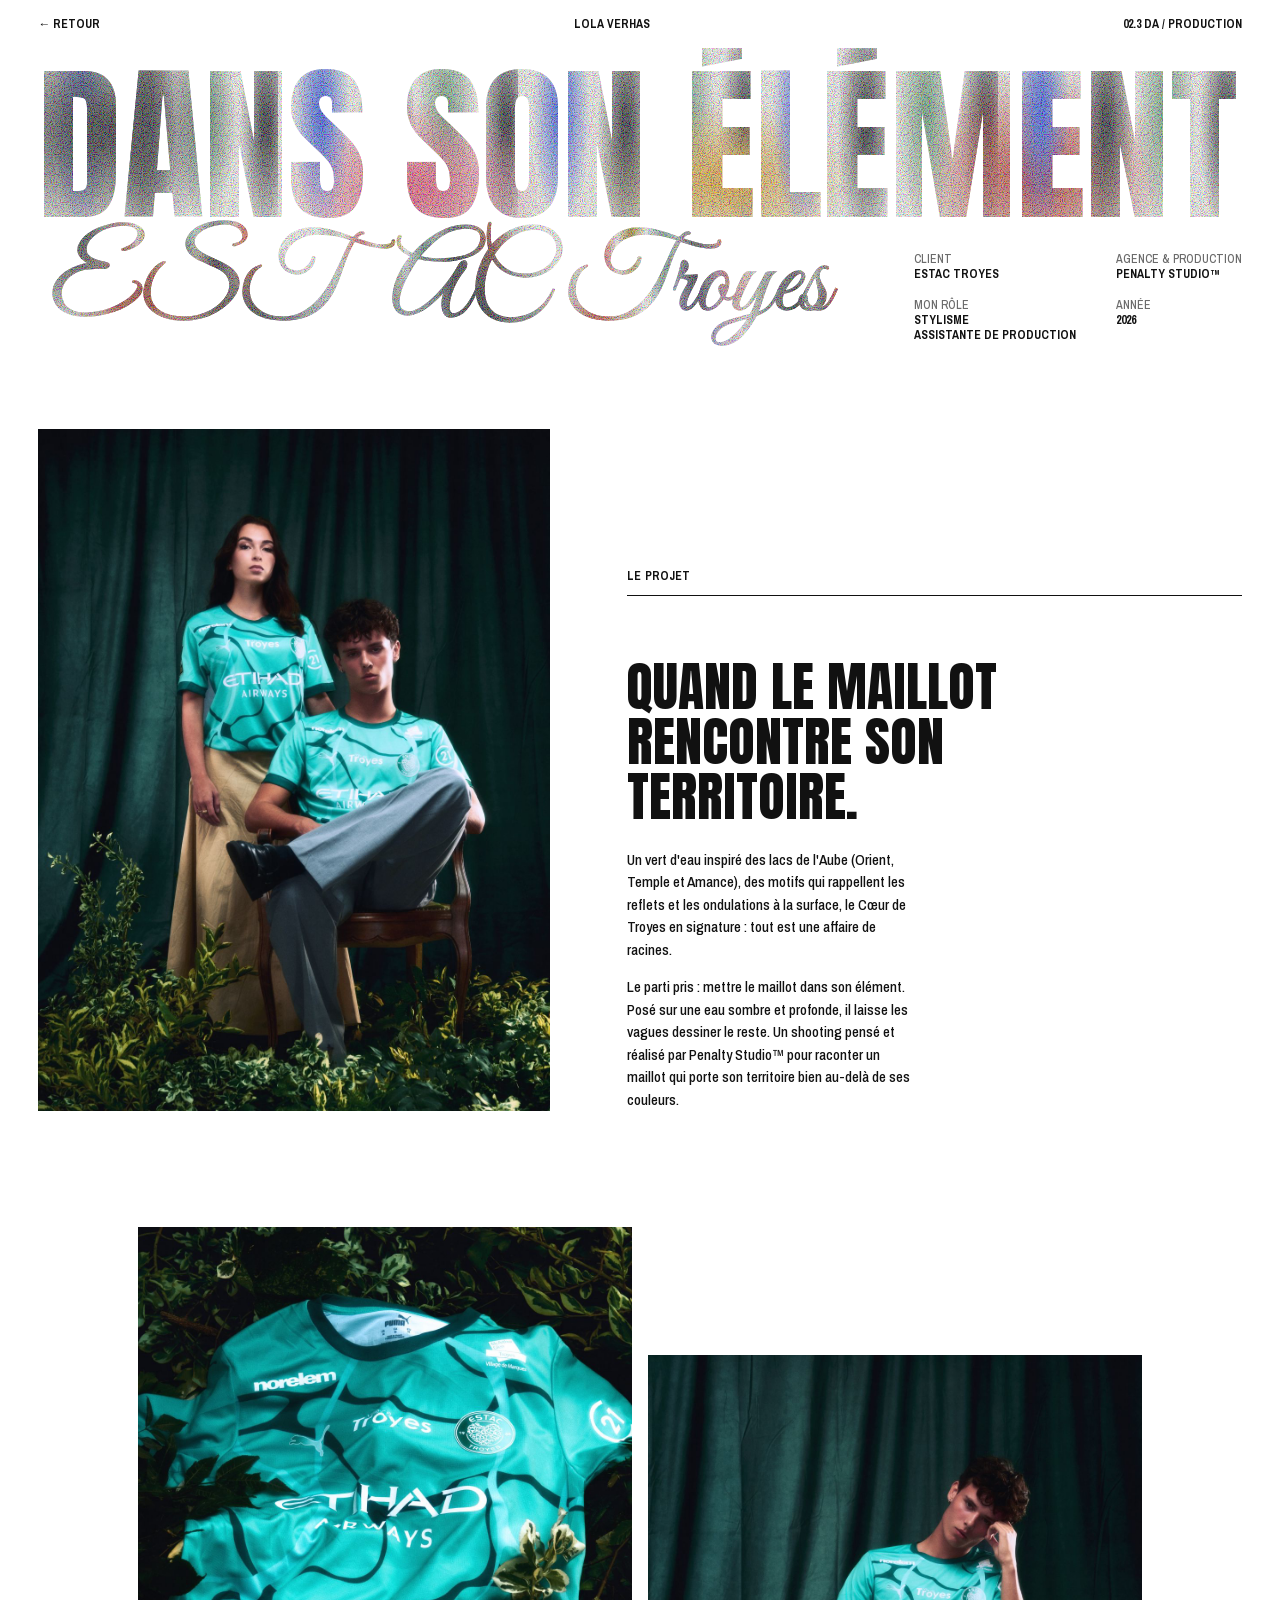
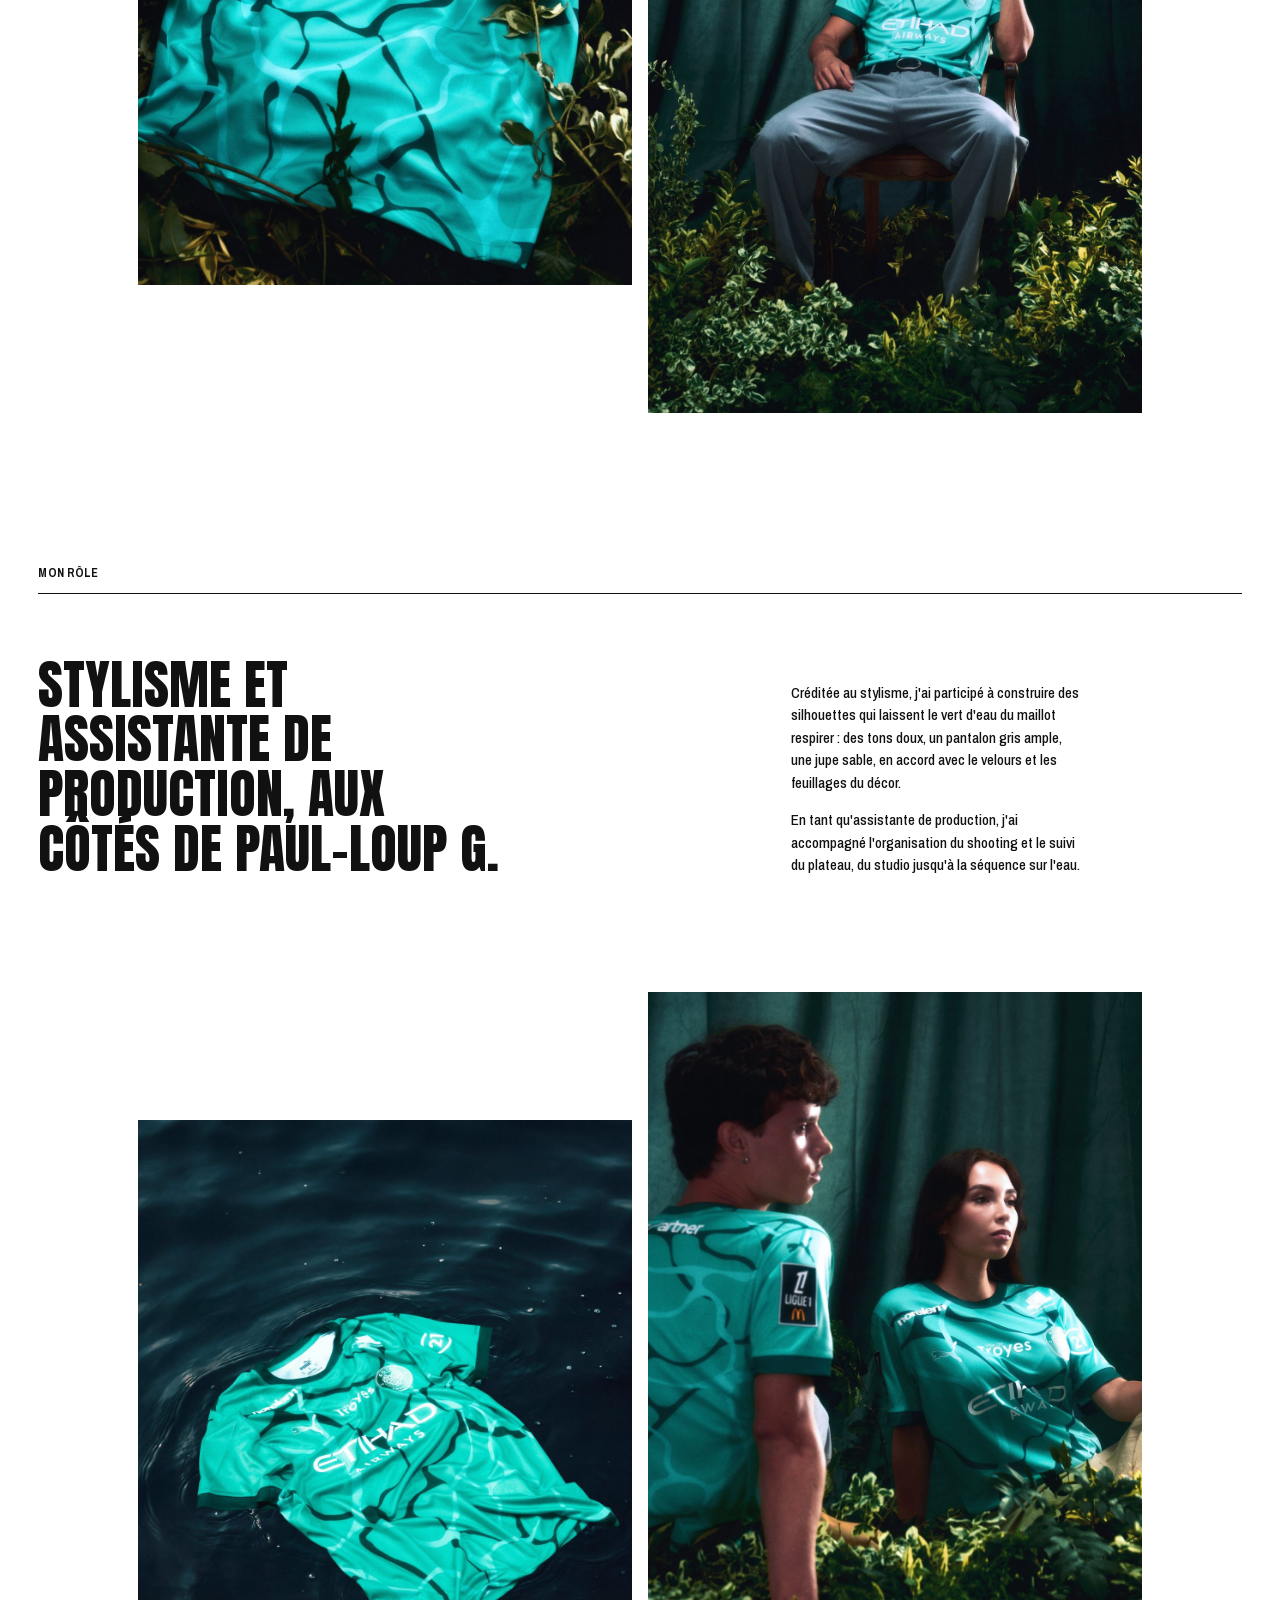
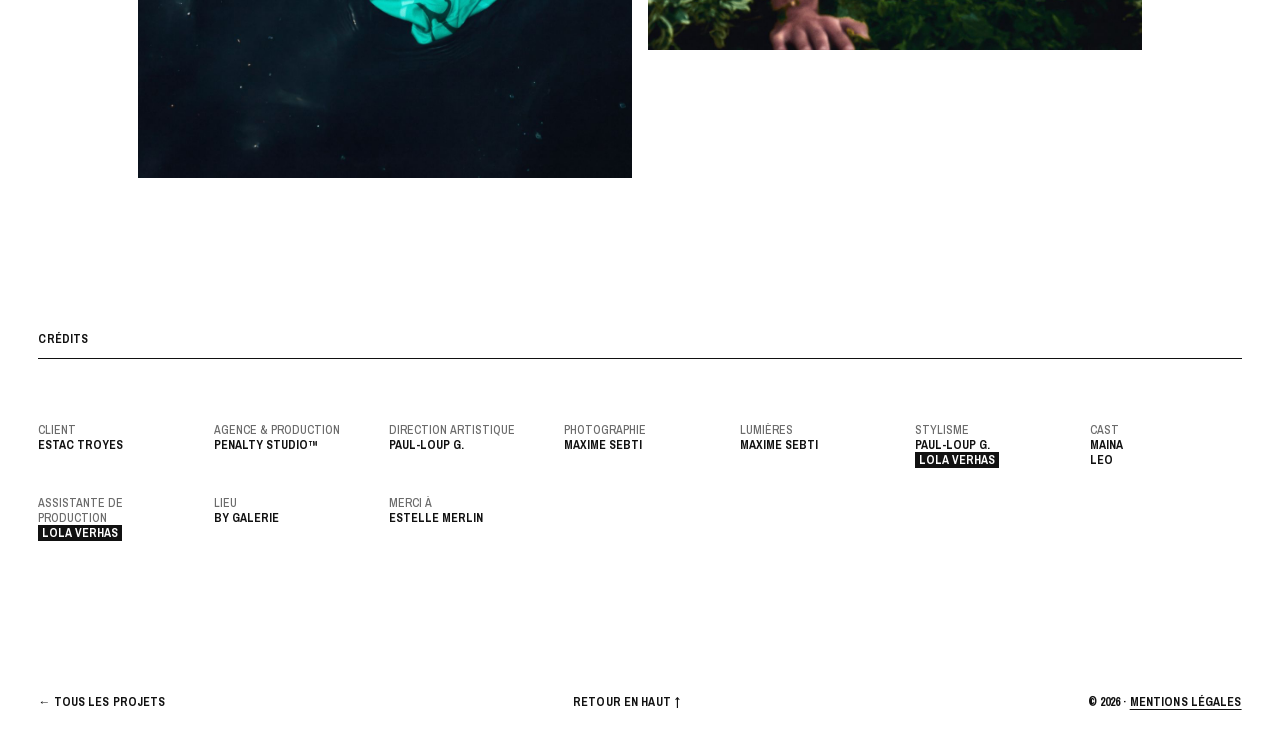
<file: estac.html>
<!doctype html>
<html lang="fr">
<head>
<meta charset="utf-8">
<meta name="viewport" content="width=device-width, initial-scale=1">
<title>Dans son élément — ESTAC Troyes — Lola Verhas</title>
<meta name="description" content="Campagne du maillot third 2026/2027 de l'ESTAC Troyes par Penalty Studio™ : un maillot vert d'eau inspiré des lacs de l'Aube, shooté sur l'eau.">
<link rel="stylesheet" href="style.css">
</head>
<body>
<a class="skip" href="#main">Aller au contenu</a>

<nav class="topbar">
  <a href="index.html#da">← Retour</a>
  <a href="index.html">Lola Verhas</a>
  <span>02.3 DA / Production</span>
</nav>

<header class="project-hero">
  <h1 class="big tex tex--c">Dans son élément</h1>
  <div class="project-hero__row">
    <p class="script script--sm script--long tex tex--a" aria-hidden="true">ESTAC Troyes</p>
    <dl class="facts">
      <div><dt>Client</dt><dd>ESTAC Troyes</dd></div>
      <div><dt>Agence &amp; production</dt><dd>Penalty Studio™</dd></div>
      <div><dt>Mon rôle</dt><dd>Stylisme<br>Assistante de production</dd></div>
      <div><dt>Année</dt><dd>2026</dd></div>
    </dl>
  </div>
</header>

<main id="main">

<section class="block split">
  <figure class="split__img">
    <img src="img/estac/01-duo.jpg" alt="Une jeune femme debout et un jeune homme assis sur une chaise ancienne, tous deux en maillot vert d'eau de l'ESTAC, devant un rideau de velours vert et des feuillages">
  </figure>
  <div class="split__text">
    <p class="label">Le projet</p>
    <p class="intro__lead">Quand le maillot rencontre son territoire.</p>
    <div class="prose">
      <p>Un vert d'eau inspiré des lacs de l'Aube (Orient, Temple et Amance), des motifs qui rappellent les reflets et les ondulations à la surface, le Cœur de Troyes en signature : tout est une affaire de racines.</p>
      <p>Le parti pris : mettre le maillot dans son élément. Posé sur une eau sombre et profonde, il laisse les vagues dessiner le reste. Un shooting pensé et réalisé par Penalty Studio™ pour raconter un maillot qui porte son territoire bien au-delà de ses couleurs.</p>
    </div>
  </div>
</section>

<div class="gallery">
  <figure class="shot"><img src="img/estac/02-feuillage.jpg" alt="Maillot vert d'eau de l'ESTAC posé à plat au milieu de feuillages sombres" loading="lazy"></figure>
  <figure class="shot shot--offset"><img src="img/estac/03-chaise.jpg" alt="Jeune homme en maillot de l'ESTAC avachi sur une chaise ancienne, la tête appuyée sur la main, devant un rideau de velours vert" loading="lazy"></figure>
</div>

<section class="block project-text">
  <p class="label">Mon rôle</p>
  <div class="intro">
    <p class="intro__lead">Stylisme et assistante de production, aux côtés de Paul-Loup G.</p>
    <div class="intro__side prose">
      <p>Créditée au stylisme, j'ai participé à construire des silhouettes qui laissent le vert d'eau du maillot respirer : des tons doux, un pantalon gris ample, une jupe sable, en accord avec le velours et les feuillages du décor.</p>
      <p>En tant qu'assistante de production, j'ai accompagné l'organisation du shooting et le suivi du plateau, du studio jusqu'à la séquence sur l'eau.</p>
    </div>
  </div>
</section>

<div class="gallery">
  <figure class="shot shot--offset"><img src="img/estac/04-eau.jpg" alt="Maillot vert d'eau de l'ESTAC flottant sur une eau sombre, entouré de vaguelettes" loading="lazy"></figure>
  <figure class="shot"><img src="img/estac/05-profil.jpg" alt="Un jeune homme de dos et une jeune femme de profil, en maillot de l'ESTAC, assis parmi les feuillages" loading="lazy"></figure>
</div>

<section class="block">
  <p class="label">Crédits</p>
  <dl class="credits">
    <div><dt>Client</dt><dd>ESTAC Troyes</dd></div>
    <div><dt>Agence &amp; production</dt><dd>Penalty Studio™</dd></div>
    <div><dt>Direction artistique</dt><dd>Paul-Loup G.</dd></div>
    <div><dt>Photographie</dt><dd>Maxime Sebti</dd></div>
    <div><dt>Lumières</dt><dd>Maxime Sebti</dd></div>
    <div><dt>Stylisme</dt><dd>Paul-Loup G.<br><mark>Lola Verhas</mark></dd></div>
    <div><dt>Cast</dt><dd>Maina<br>Leo</dd></div>
    <div class="me"><dt>Assistante de production</dt><dd>Lola Verhas</dd></div>
    <div><dt>Lieu</dt><dd>By Galerie</dd></div>
    <div><dt>Merci à</dt><dd>Estelle Merlin</dd></div>
  </dl>
</section>

</main>

<footer class="foot">
  <a href="index.html#da">← Tous les projets</a>
  <a href="#">Retour en haut ↑</a>
  <span>© 2026 · <a href="mentions-legales.html">Mentions légales</a></span>
</footer>

<script src="script.js"></script>
</body>
</html>
</file>
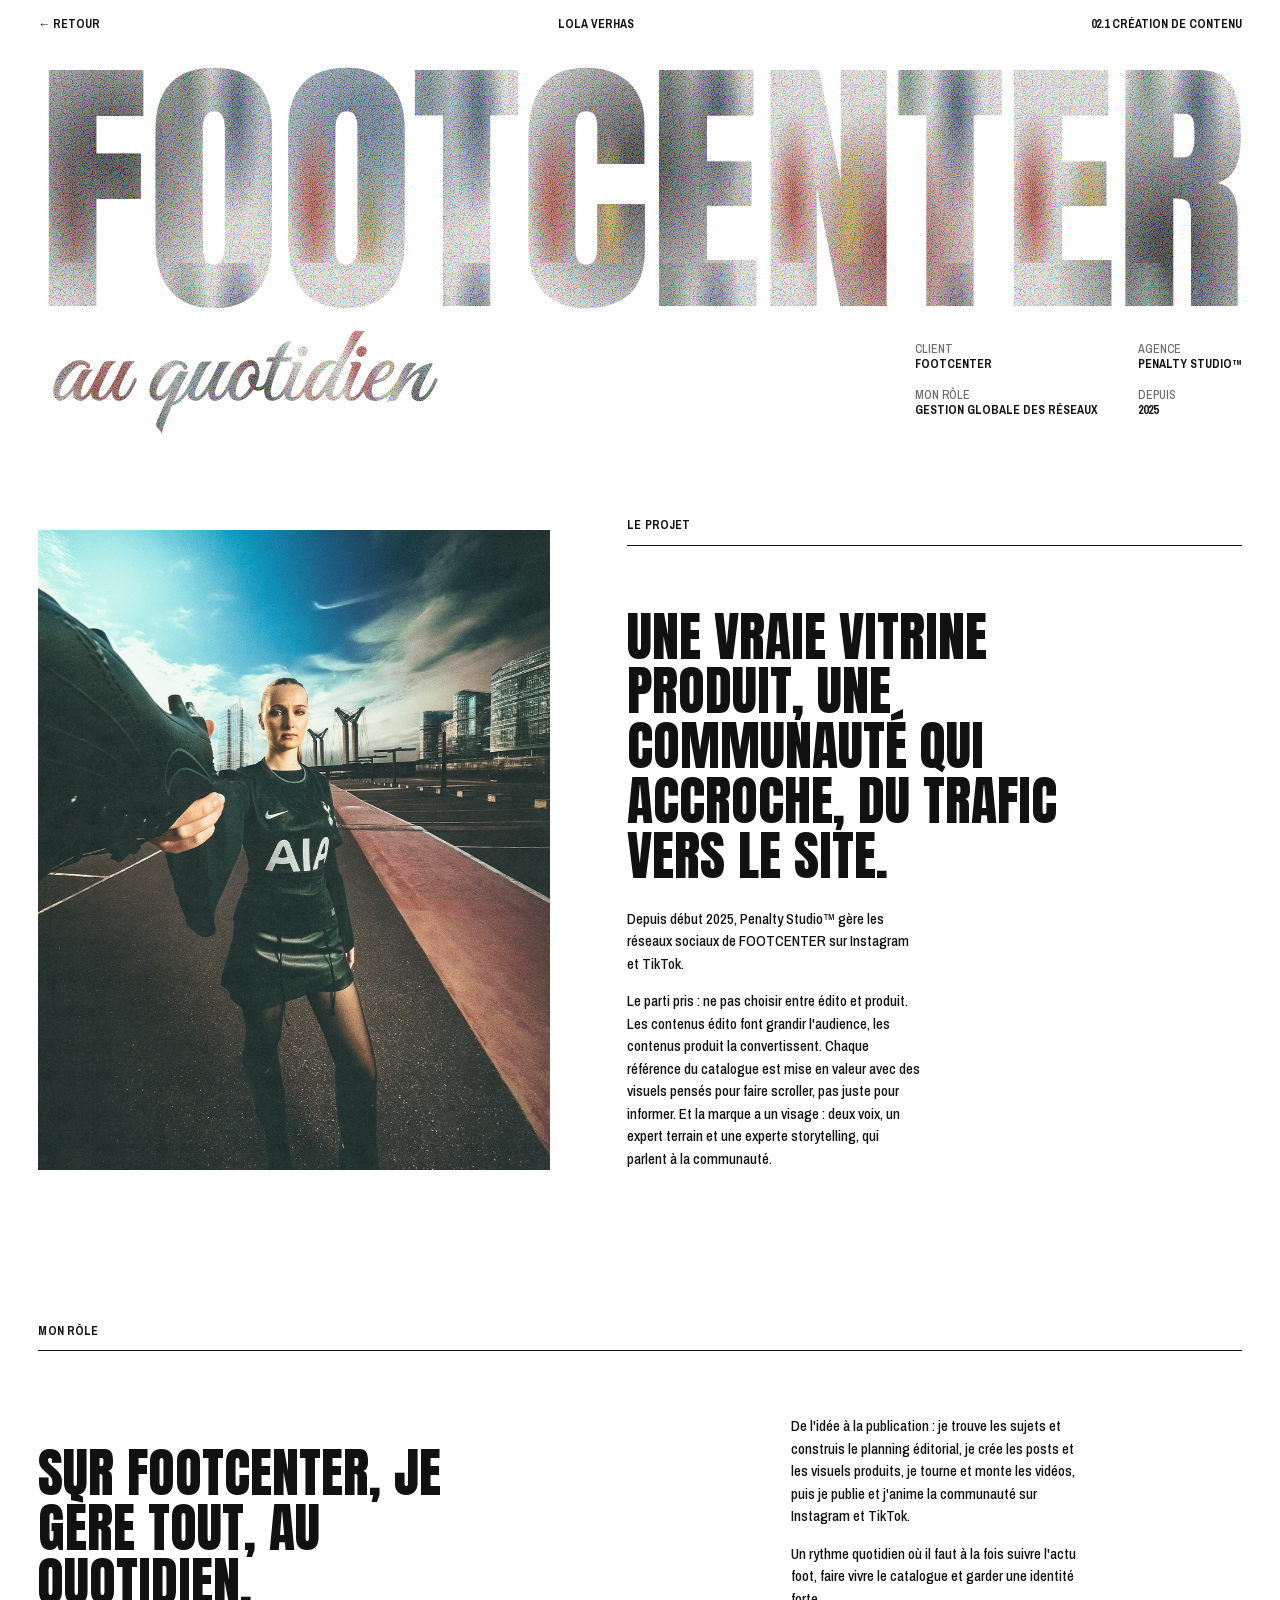
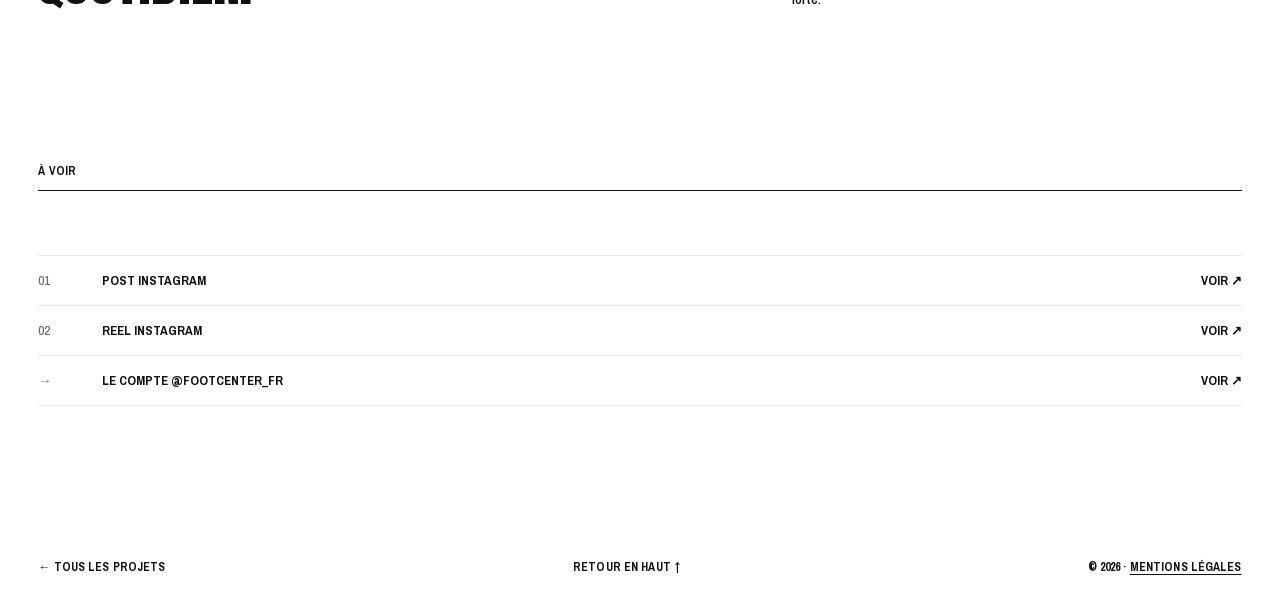
<file: footcenter-reseaux.html>
<!doctype html>
<html lang="fr">
<head>
<meta charset="utf-8">
<meta name="viewport" content="width=device-width, initial-scale=1">
<title>Réseaux sociaux FOOTCENTER — Lola Verhas</title>
<meta name="description" content="Gestion globale et quotidienne des réseaux sociaux de FOOTCENTER (Instagram, TikTok) au sein de Penalty Studio™.">
<link rel="stylesheet" href="style.css">
</head>
<body>
<a class="skip" href="#main">Aller au contenu</a>

<nav class="topbar">
  <a href="index.html#contenu">← Retour</a>
  <a href="index.html">Lola Verhas</a>
  <span>02.1 Création de contenu</span>
</nav>

<header class="project-hero">
  <h1 class="big tex tex--b">Footcenter</h1>
  <div class="project-hero__row">
    <p class="script script--sm script--long tex tex--a" aria-hidden="true">au quotidien</p>
    <dl class="facts">
      <div><dt>Client</dt><dd>FOOTCENTER</dd></div>
      <div><dt>Agence</dt><dd>Penalty Studio™</dd></div>
      <div><dt>Mon rôle</dt><dd>Gestion globale des réseaux</dd></div>
      <div><dt>Depuis</dt><dd>2025</dd></div>
    </dl>
  </div>
</header>

<main id="main">

<section class="block split">
  <figure class="split__img">
    <img src="img/footcenter-spurs.jpg" alt="Jeune femme en maillot noir de Tottenham et jupe en cuir, tendant une chaussure de foot vers l'objectif, sur un parking en bord de ville">
  </figure>
  <div class="split__text">
    <p class="label">Le projet</p>
    <p class="intro__lead">Une vraie vitrine produit, une communauté qui accroche, du trafic vers le site.</p>
    <div class="prose">
      <p>Depuis début 2025, Penalty Studio™ gère les réseaux sociaux de FOOTCENTER sur Instagram et TikTok.</p>
      <p>Le parti pris : ne pas choisir entre édito et produit. Les contenus édito font grandir l'audience, les contenus produit la convertissent. Chaque référence du catalogue est mise en valeur avec des visuels pensés pour faire scroller, pas juste pour informer. Et la marque a un visage : deux voix, un expert terrain et une experte storytelling, qui parlent à la communauté.</p>
    </div>
  </div>
</section>

<section class="block project-text">
  <p class="label">Mon rôle</p>
  <div class="intro">
    <p class="intro__lead">Sur FOOTCENTER, je gère tout, au quotidien.</p>
    <div class="intro__side prose">
      <p>De l'idée à la publication : je trouve les sujets et construis le planning éditorial, je crée les posts et les visuels produits, je tourne et monte les vidéos, puis je publie et j'anime la communauté sur Instagram et TikTok.</p>
      <p>Un rythme quotidien où il faut à la fois suivre l'actu foot, faire vivre le catalogue et garder une identité forte.</p>
    </div>
  </div>
</section>

<section class="block">
  <p class="label">À voir</p>
  <ol class="links">
    <li><a href="https://www.instagram.com/p/DVN1IorjG7v/" target="_blank" rel="noopener"><span>01</span><span>Post Instagram</span><span>Voir ↗</span></a></li>
    <li><a href="https://www.instagram.com/reel/DVGGiLxDBnJ/" target="_blank" rel="noopener"><span>02</span><span>Reel Instagram</span><span>Voir ↗</span></a></li>
    <li><a href="https://www.instagram.com/footcenter_fr/" target="_blank" rel="noopener"><span>→</span><span>Le compte @footcenter_fr</span><span>Voir ↗</span></a></li>
  </ol>
</section>

</main>

<footer class="foot">
  <a href="index.html#contenu">← Tous les projets</a>
  <a href="#">Retour en haut ↑</a>
  <span>© 2026 · <a href="mentions-legales.html">Mentions légales</a></span>
</footer>

<script src="script.js"></script>
</body>
</html>
</file>
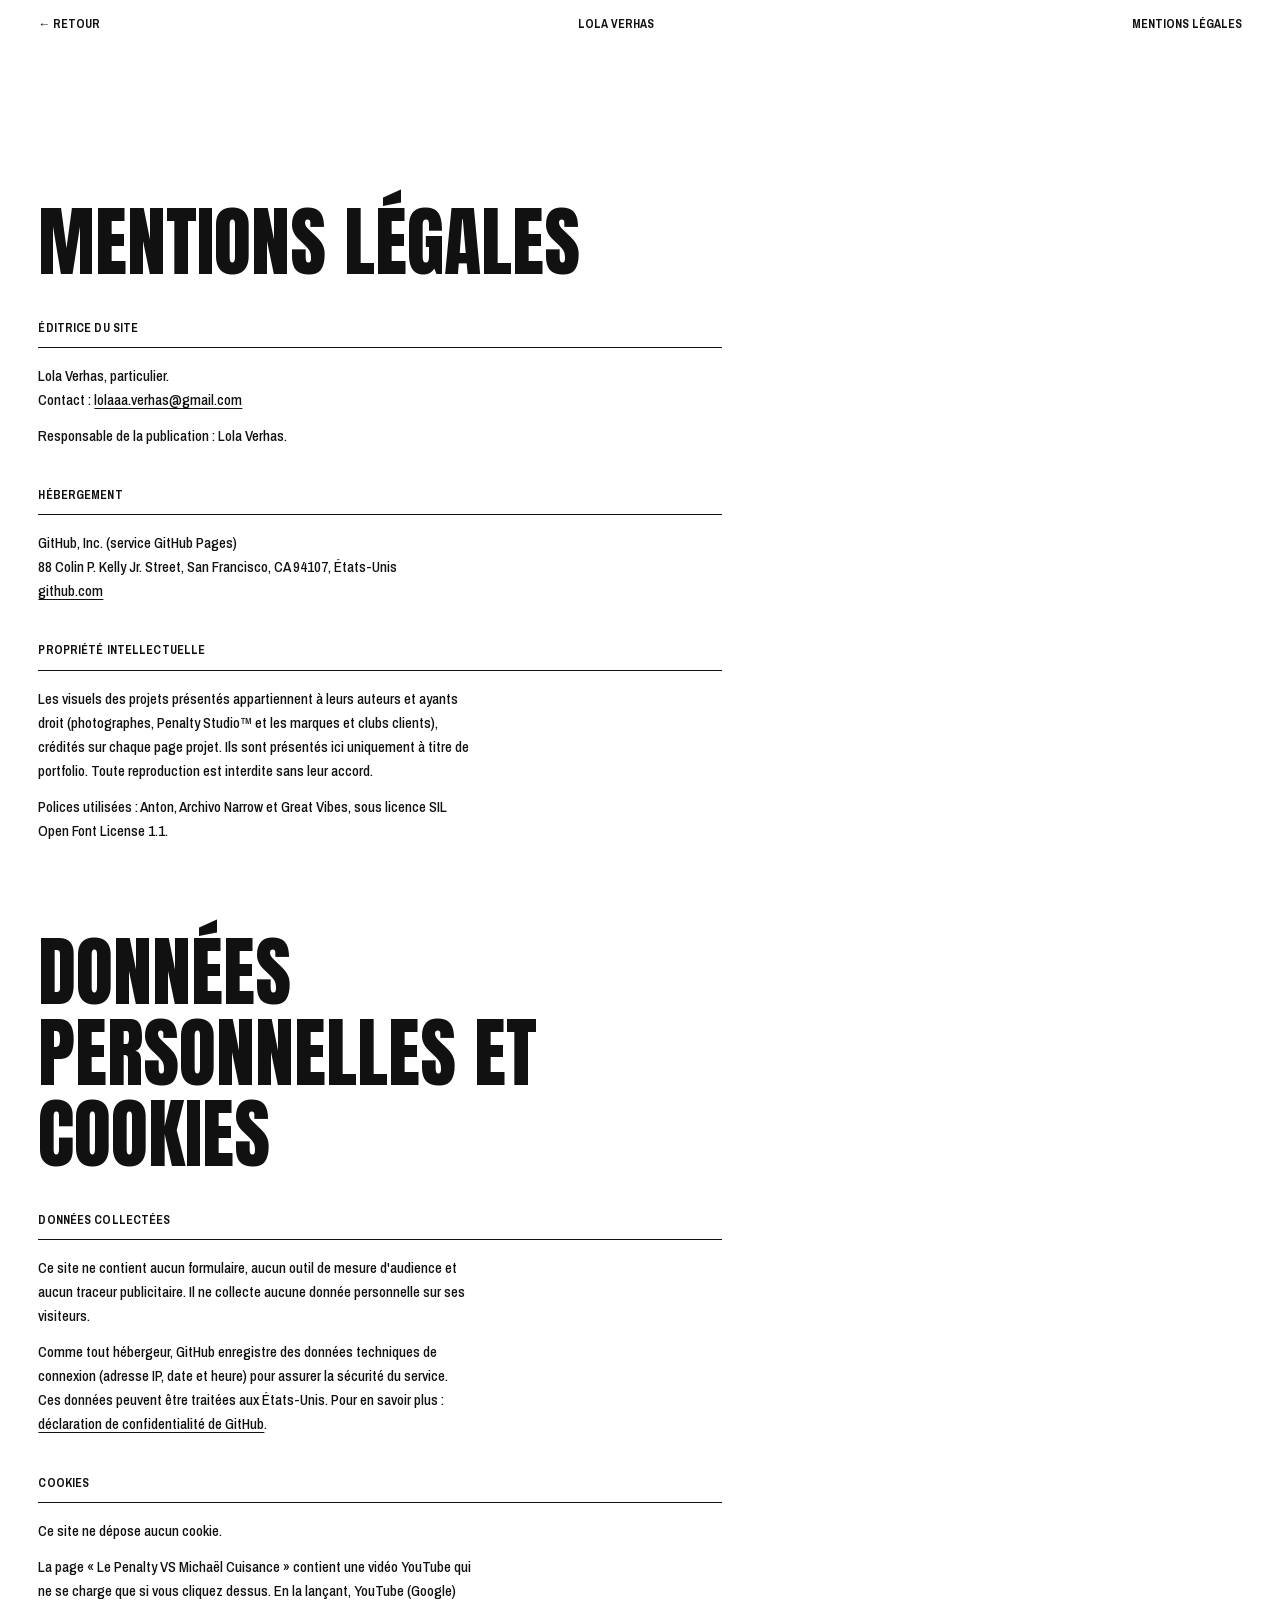
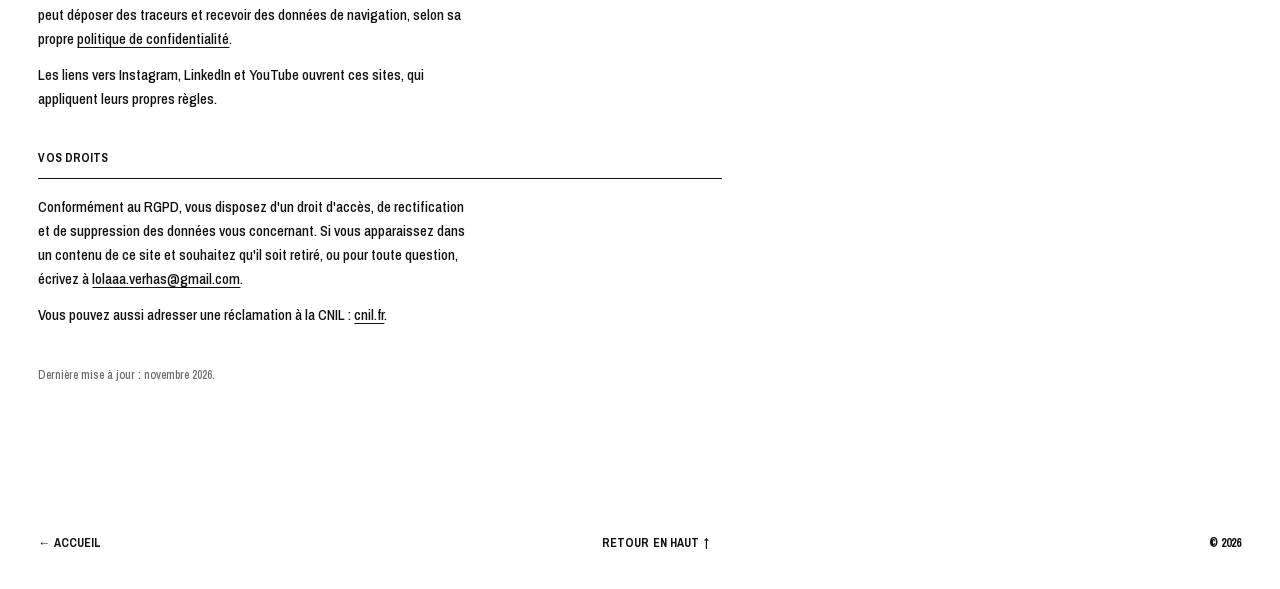
<file: mentions-legales.html>
<!doctype html>
<html lang="fr">
<head>
<meta charset="utf-8">
<meta name="viewport" content="width=device-width, initial-scale=1">
<title>Mentions légales et confidentialité — Lola Verhas</title>
<meta name="description" content="Mentions légales, données personnelles et cookies du portfolio de Lola Verhas.">
<link rel="stylesheet" href="style.css">
</head>
<body>
<a class="skip" href="#main">Aller au contenu</a>

<nav class="topbar">
  <a href="index.html">← Retour</a>
  <a href="index.html">Lola Verhas</a>
  <span>Mentions légales</span>
</nav>

<main id="main" class="block legal">
  <h1 class="mid">Mentions légales</h1>

  <section>
    <p class="label">Éditrice du site</p>
    <p>Lola Verhas, particulier.<br>
    Contact : <a href="mailto:lolaaa.verhas@gmail.com">lolaaa.verhas@gmail.com</a></p>
    <p>Responsable de la publication : Lola Verhas.</p>
  </section>

  <section>
    <p class="label">Hébergement</p>
    <p>GitHub, Inc. (service GitHub Pages)<br>
    88 Colin P. Kelly Jr. Street, San Francisco, CA 94107, États-Unis<br>
    <a href="https://github.com" target="_blank" rel="noopener">github.com</a></p>
  </section>

  <section>
    <p class="label">Propriété intellectuelle</p>
    <p>Les visuels des projets présentés appartiennent à leurs auteurs et ayants droit (photographes, Penalty Studio™ et les marques et clubs clients), crédités sur chaque page projet. Ils sont présentés ici uniquement à titre de portfolio. Toute reproduction est interdite sans leur accord.</p>
    <p>Polices utilisées : Anton, Archivo Narrow et Great Vibes, sous licence SIL Open Font License 1.1.</p>
  </section>

  <h2 class="mid">Données personnelles et cookies</h2>

  <section>
    <p class="label">Données collectées</p>
    <p>Ce site ne contient aucun formulaire, aucun outil de mesure d'audience et aucun traceur publicitaire. Il ne collecte aucune donnée personnelle sur ses visiteurs.</p>
    <p>Comme tout hébergeur, GitHub enregistre des données techniques de connexion (adresse IP, date et heure) pour assurer la sécurité du service. Ces données peuvent être traitées aux États-Unis. Pour en savoir plus : <a href="https://docs.github.com/fr/site-policy/privacy-policies/github-general-privacy-statement" target="_blank" rel="noopener">déclaration de confidentialité de GitHub</a>.</p>
  </section>

  <section>
    <p class="label">Cookies</p>
    <p>Ce site ne dépose aucun cookie.</p>
    <p>La page « Le Penalty VS Michaël Cuisance » contient une vidéo YouTube qui ne se charge que si vous cliquez dessus. En la lançant, YouTube (Google) peut déposer des traceurs et recevoir des données de navigation, selon sa propre <a href="https://policies.google.com/privacy?hl=fr" target="_blank" rel="noopener">politique de confidentialité</a>.</p>
    <p>Les liens vers Instagram, LinkedIn et YouTube ouvrent ces sites, qui appliquent leurs propres règles.</p>
  </section>

  <section>
    <p class="label">Vos droits</p>
    <p>Conformément au RGPD, vous disposez d'un droit d'accès, de rectification et de suppression des données vous concernant. Si vous apparaissez dans un contenu de ce site et souhaitez qu'il soit retiré, ou pour toute question, écrivez à <a href="mailto:lolaaa.verhas@gmail.com">lolaaa.verhas@gmail.com</a>.</p>
    <p>Vous pouvez aussi adresser une réclamation à la CNIL : <a href="https://www.cnil.fr" target="_blank" rel="noopener">cnil.fr</a>.</p>
  </section>

  <p class="legal__date">Dernière mise à jour : novembre 2026.</p>
</main>

<footer class="foot">
  <a href="index.html">← Accueil</a>
  <a href="#">Retour en haut ↑</a>
  <span>© 2026</span>
</footer>

<script src="script.js"></script>
</body>
</html>
</file>
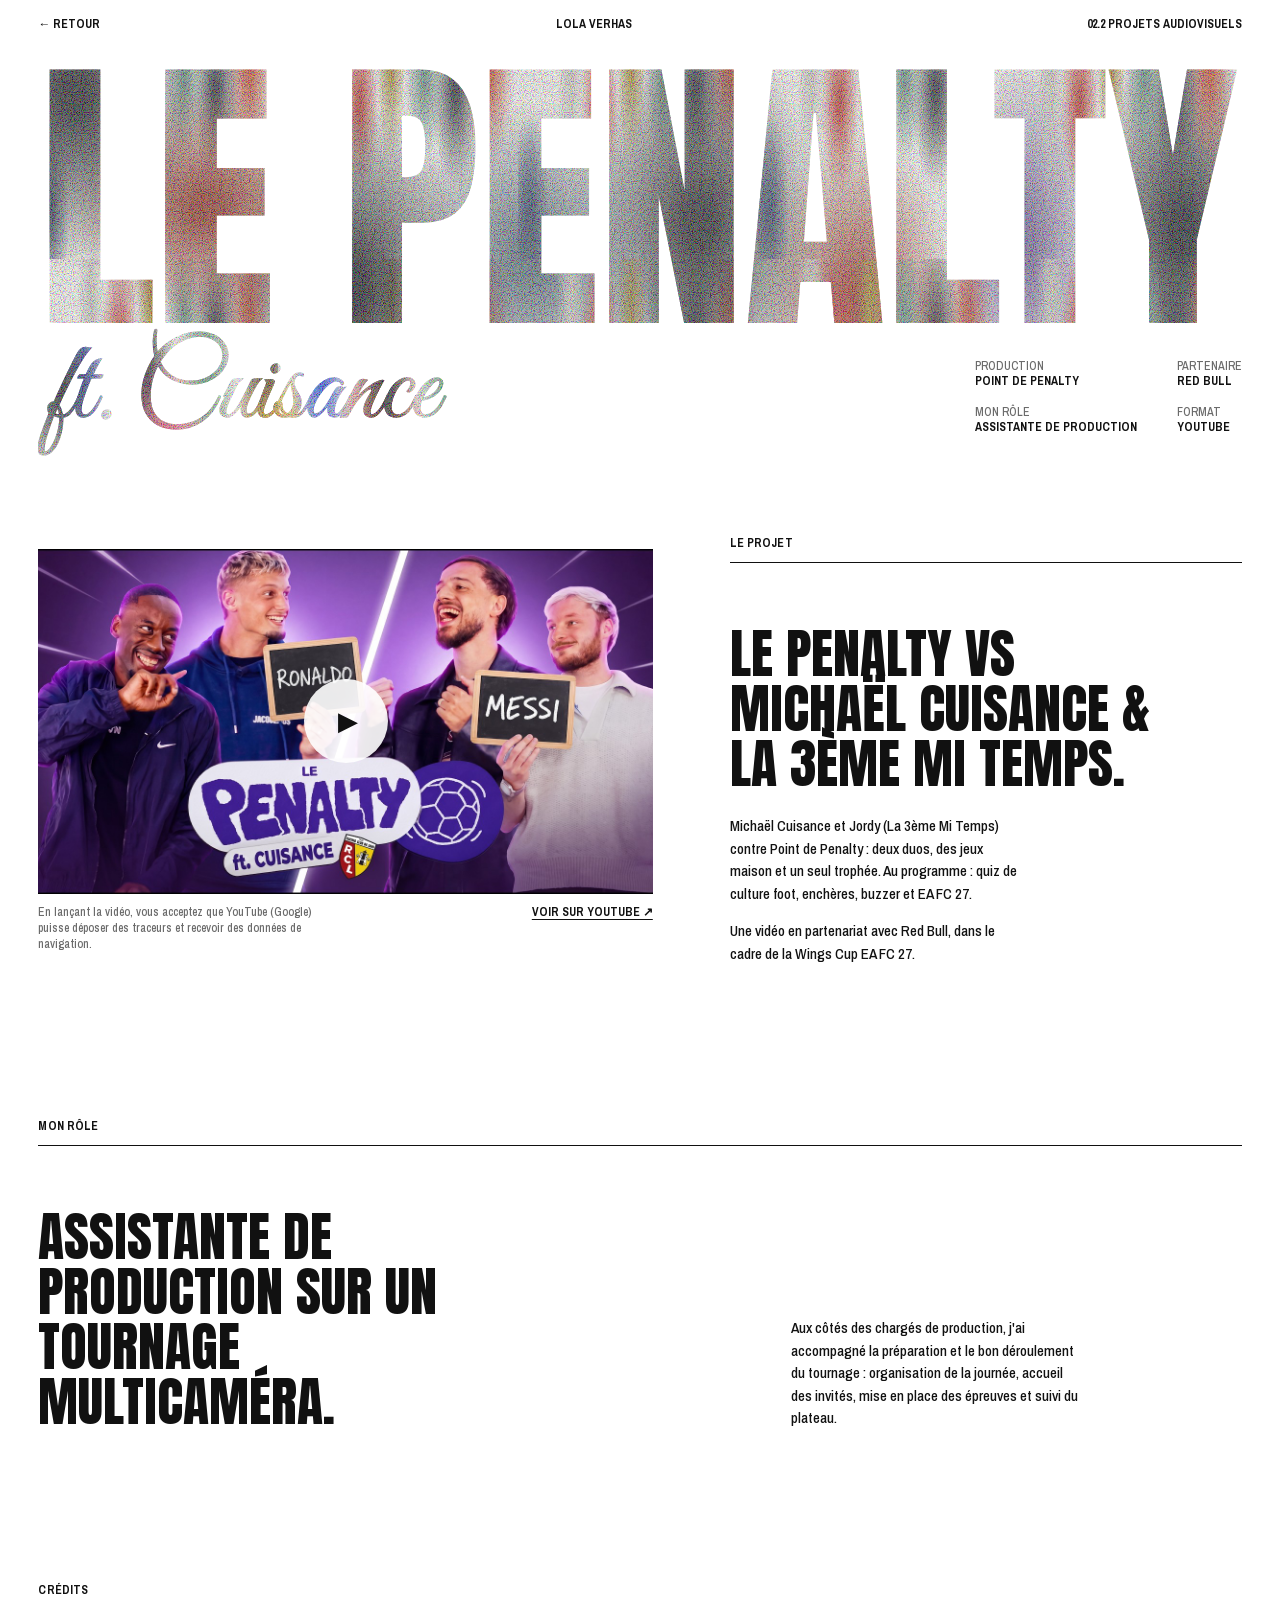
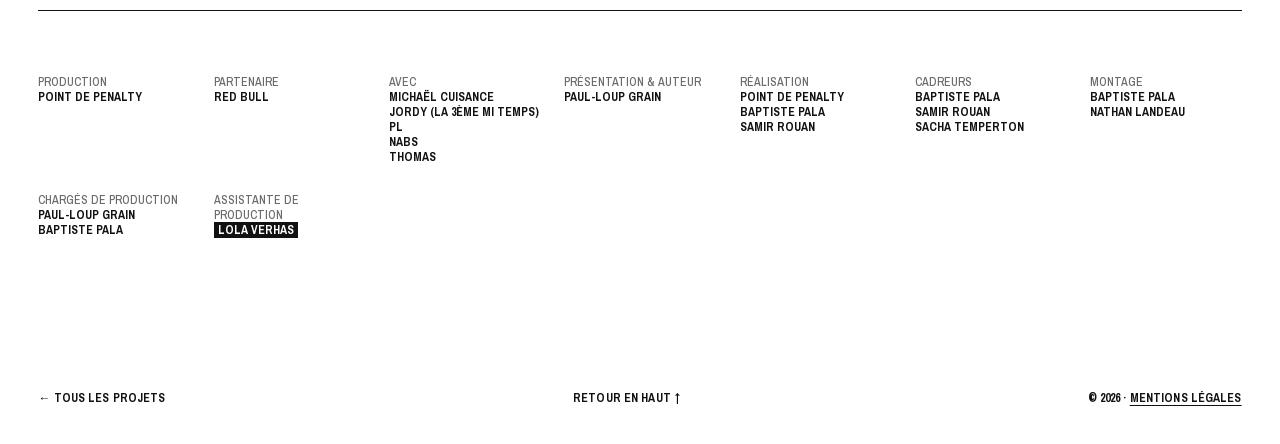
<file: penalty-cuisance.html>
<!doctype html>
<html lang="fr">
<head>
<meta charset="utf-8">
<meta name="viewport" content="width=device-width, initial-scale=1">
<title>Le Penalty VS Michaël Cuisance — Lola Verhas</title>
<meta name="description" content="Le Penalty, format YouTube de Point de Penalty en partenariat avec Red Bull (Wings Cup EA FC 27) : Michaël Cuisance et Jordy face aux hôtes.">
<link rel="stylesheet" href="style.css">
</head>
<body>
<a class="skip" href="#main">Aller au contenu</a>

<nav class="topbar">
  <a href="index.html#audiovisuel">← Retour</a>
  <a href="index.html">Lola Verhas</a>
  <span>02.2 Projets audiovisuels</span>
</nav>

<header class="project-hero">
  <h1 class="big tex tex--a">Le Penalty</h1>
  <div class="project-hero__row">
    <p class="script script--sm script--long tex tex--c" aria-hidden="true">ft. Cuisance</p>
    <dl class="facts">
      <div><dt>Production</dt><dd>Point de Penalty</dd></div>
      <div><dt>Partenaire</dt><dd>Red Bull</dd></div>
      <div><dt>Mon rôle</dt><dd>Assistante de production</dd></div>
      <div><dt>Format</dt><dd>YouTube</dd></div>
    </dl>
  </div>
</header>

<main id="main">

<section class="block split">
  <figure class="split__img video">
    <button class="video__poster" type="button" data-id="DmUdZEsB6_Q" data-start="1920" aria-label="Lire la vidéo Le Penalty VS Michaël Cuisance">
      <img src="img/penalty/miniature.jpg" alt="Miniature : Michaël Cuisance et Jordy face aux deux hôtes de Point de Penalty, ardoises Ronaldo et Messi en main">
      <span class="play" aria-hidden="true">▶</span>
    </button>
    <figcaption class="video__cap"><span class="video__notice">En lançant la vidéo, vous acceptez que YouTube (Google) puisse déposer des traceurs et recevoir des données de navigation.</span><a href="https://www.youtube.com/watch?v=DmUdZEsB6_Q&amp;t=1920s" target="_blank" rel="noopener">Voir sur YouTube ↗</a></figcaption>
  </figure>
  <div class="split__text">
    <p class="label">Le projet</p>
    <p class="intro__lead">Le Penalty VS Michaël Cuisance &amp; La 3ème Mi Temps.</p>
    <div class="prose">
      <p>Michaël Cuisance et Jordy (La 3ème Mi Temps) contre Point de Penalty : deux duos, des jeux maison et un seul trophée. Au programme : quiz de culture foot, enchères, buzzer et EA FC 27.</p>
      <p>Une vidéo en partenariat avec Red Bull, dans le cadre de la Wings Cup EA FC 27.</p>
    </div>
  </div>
</section>

<section class="block project-text">
  <p class="label">Mon rôle</p>
  <div class="intro">
    <p class="intro__lead">Assistante de production sur un tournage multicaméra.</p>
    <div class="intro__side prose">
      <p>Aux côtés des chargés de production, j'ai accompagné la préparation et le bon déroulement du tournage : organisation de la journée, accueil des invités, mise en place des épreuves et suivi du plateau.</p>
    </div>
  </div>
</section>

<section class="block">
  <p class="label">Crédits</p>
  <dl class="credits">
    <div><dt>Production</dt><dd>Point de Penalty</dd></div>
    <div><dt>Partenaire</dt><dd>Red Bull</dd></div>
    <div><dt>Avec</dt><dd>Michaël Cuisance<br>Jordy (La 3ème Mi Temps)<br>PL<br>Nabs<br>Thomas</dd></div>
    <div><dt>Présentation &amp; auteur</dt><dd>Paul-Loup Grain</dd></div>
    <div><dt>Réalisation</dt><dd>Point de Penalty<br>Baptiste Pala<br>Samir Rouan</dd></div>
    <div><dt>Cadreurs</dt><dd>Baptiste Pala<br>Samir Rouan<br>Sacha Temperton</dd></div>
    <div><dt>Montage</dt><dd>Baptiste Pala<br>Nathan Landeau</dd></div>
    <div><dt>Chargés de production</dt><dd>Paul-Loup Grain<br>Baptiste Pala</dd></div>
    <div class="me"><dt>Assistante de production</dt><dd>Lola Verhas</dd></div>
  </dl>
</section>

</main>

<footer class="foot">
  <a href="index.html#audiovisuel">← Tous les projets</a>
  <a href="#">Retour en haut ↑</a>
  <span>© 2026 · <a href="mentions-legales.html">Mentions légales</a></span>
</footer>

<script src="script.js"></script>
<script>
// Clic sur la miniature : lance la vidéo à la place (à 32:00)
document.querySelectorAll('.video__poster').forEach(function (btn) {
  btn.addEventListener('click', function () {
    var f = document.createElement('iframe');
    f.src = 'https://www.youtube-nocookie.com/embed/' + btn.dataset.id + '?start=' + btn.dataset.start + '&autoplay=1';
    f.title = btn.getAttribute('aria-label');
    f.allow = 'autoplay; encrypted-media; picture-in-picture; fullscreen';
    f.allowFullscreen = true;
    btn.replaceWith(f);
  });
});
</script>
</body>
</html>
</file>
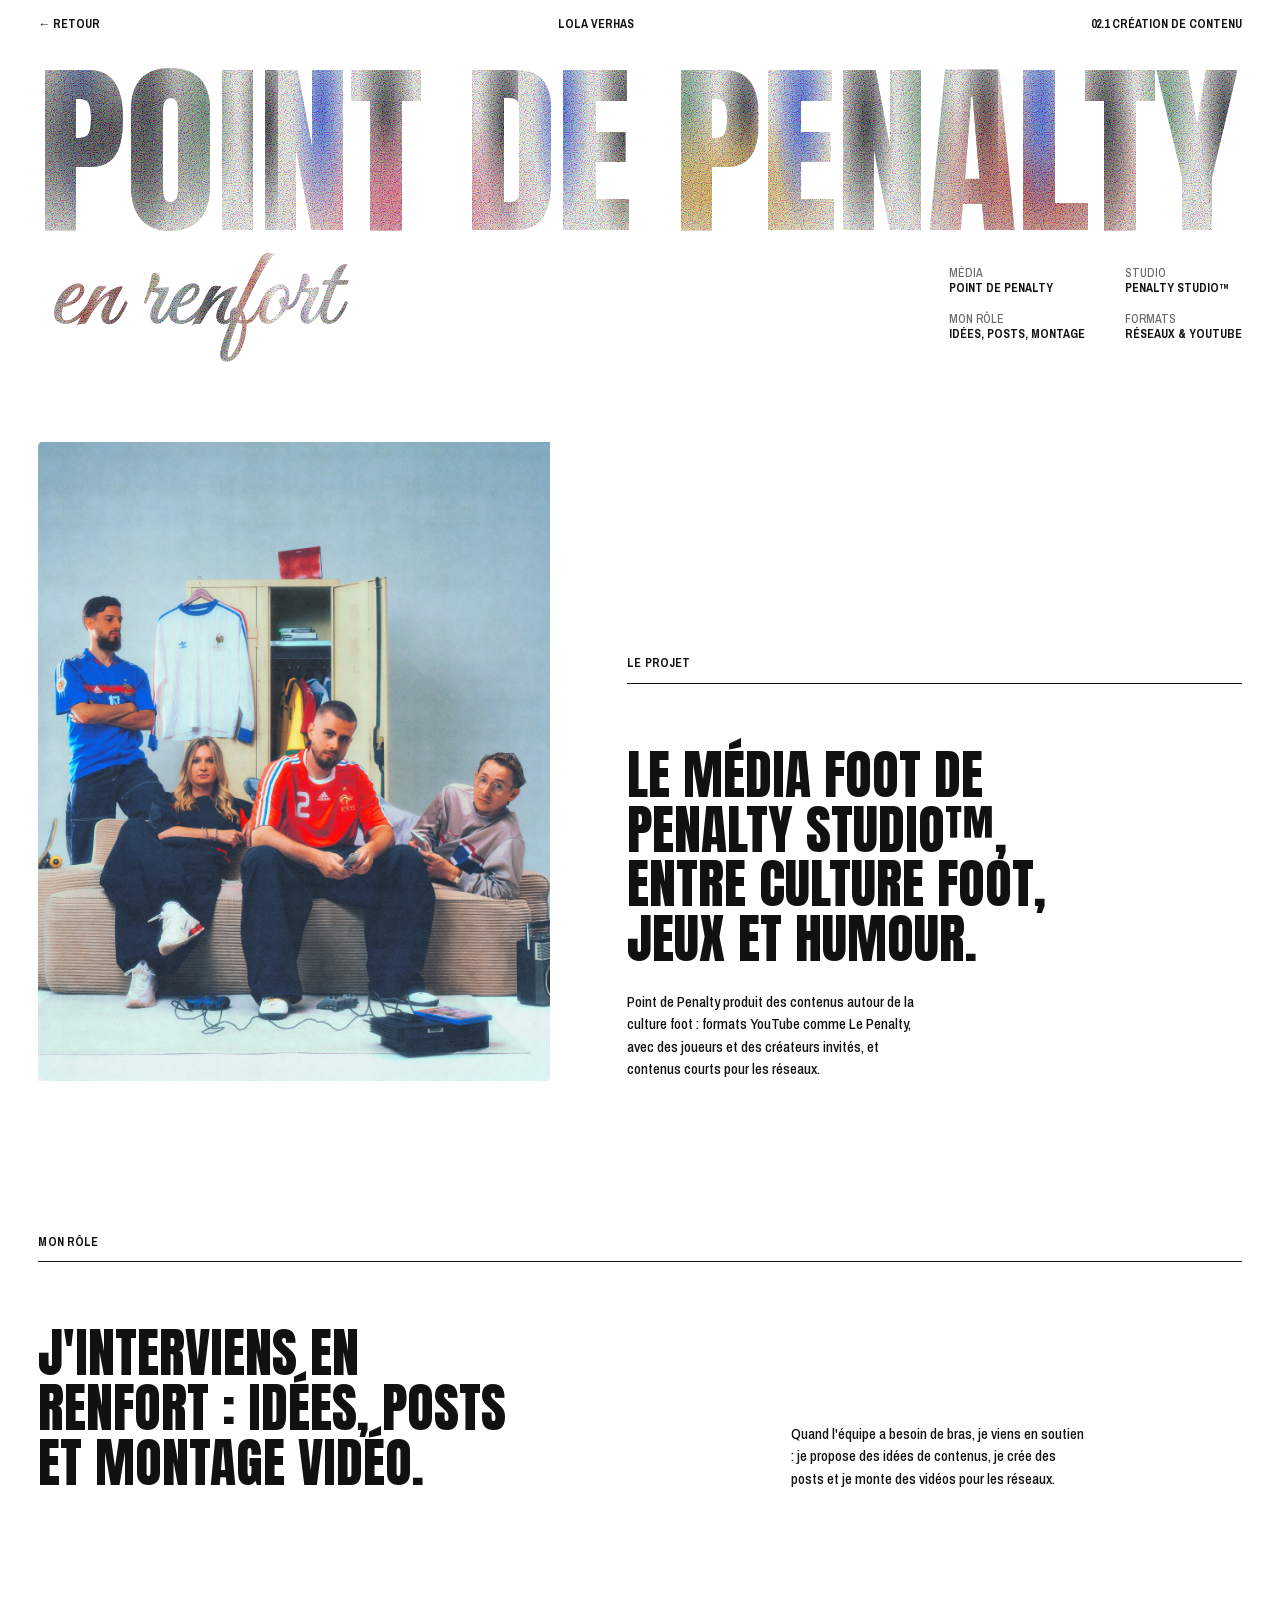
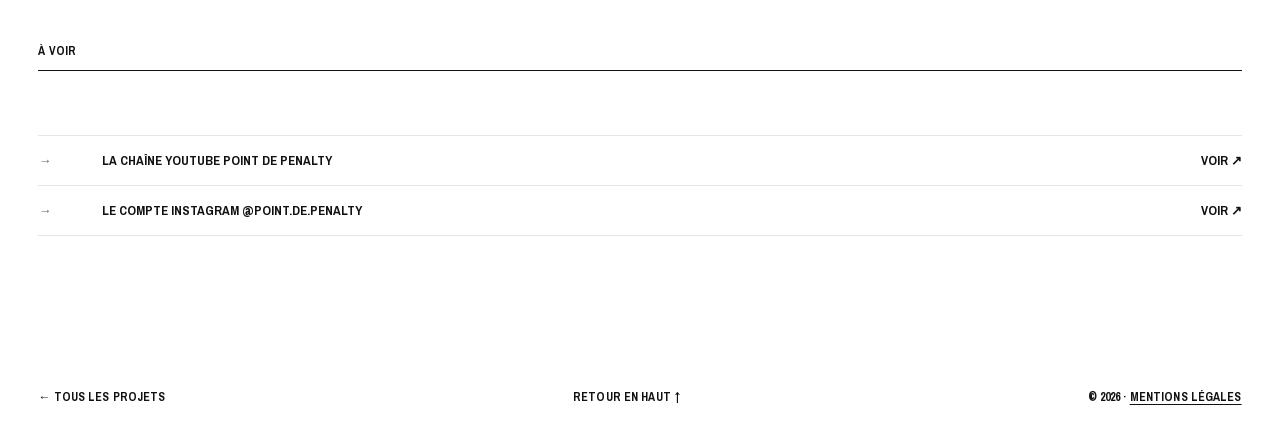
<file: point-de-penalty.html>
<!doctype html>
<html lang="fr">
<head>
<meta charset="utf-8">
<meta name="viewport" content="width=device-width, initial-scale=1">
<title>Point de Penalty — Lola Verhas</title>
<meta name="description" content="Renfort sur les contenus de Point de Penalty : idées, posts et montage vidéo.">
<link rel="stylesheet" href="style.css">
</head>
<body>
<a class="skip" href="#main">Aller au contenu</a>

<nav class="topbar">
  <a href="index.html#contenu">← Retour</a>
  <a href="index.html">Lola Verhas</a>
  <span>02.1 Création de contenu</span>
</nav>

<header class="project-hero">
  <h1 class="big tex tex--c">Point de Penalty</h1>
  <div class="project-hero__row">
    <p class="script script--sm script--long tex tex--a" aria-hidden="true">en renfort</p>
    <dl class="facts">
      <div><dt>Média</dt><dd>Point de Penalty</dd></div>
      <div><dt>Studio</dt><dd>Penalty Studio™</dd></div>
      <div><dt>Mon rôle</dt><dd>Idées, posts, montage</dd></div>
      <div><dt>Formats</dt><dd>Réseaux &amp; YouTube</dd></div>
    </dl>
  </div>
</header>

<main id="main">

<section class="block split">
  <figure class="split__img">
    <img src="img/penalty/equipe-portrait.jpg" alt="L'équipe de Point de Penalty en maillots de l'équipe de France vintage, autour d'un canapé en velours côtelé et d'un casier, manettes de PlayStation au sol">
  </figure>
  <div class="split__text">
    <p class="label">Le projet</p>
    <p class="intro__lead">Le média foot de Penalty Studio™, entre culture foot, jeux et humour.</p>
    <div class="prose">
      <p>Point de Penalty produit des contenus autour de la culture foot : formats YouTube comme Le Penalty, avec des joueurs et des créateurs invités, et contenus courts pour les réseaux.</p>
    </div>
  </div>
</section>

<section class="block project-text">
  <p class="label">Mon rôle</p>
  <div class="intro">
    <p class="intro__lead">J'interviens en renfort : idées, posts et montage vidéo.</p>
    <div class="intro__side prose">
      <p>Quand l'équipe a besoin de bras, je viens en soutien : je propose des idées de contenus, je crée des posts et je monte des vidéos pour les réseaux.</p>
    </div>
  </div>
</section>

<section class="block">
  <p class="label">À voir</p>
  <ol class="links">
    <li><a href="https://www.youtube.com/@PointdePenalty/featured" target="_blank" rel="noopener"><span>→</span><span>La chaîne YouTube Point de Penalty</span><span>Voir ↗</span></a></li>
    <li><a href="https://www.instagram.com/point.de.penalty/" target="_blank" rel="noopener"><span>→</span><span>Le compte Instagram @point.de.penalty</span><span>Voir ↗</span></a></li>
  </ol>
</section>

</main>

<footer class="foot">
  <a href="index.html#contenu">← Tous les projets</a>
  <a href="#">Retour en haut ↑</a>
  <span>© 2026 · <a href="mentions-legales.html">Mentions légales</a></span>
</footer>

<script src="script.js"></script>
</body>
</html>
</file>
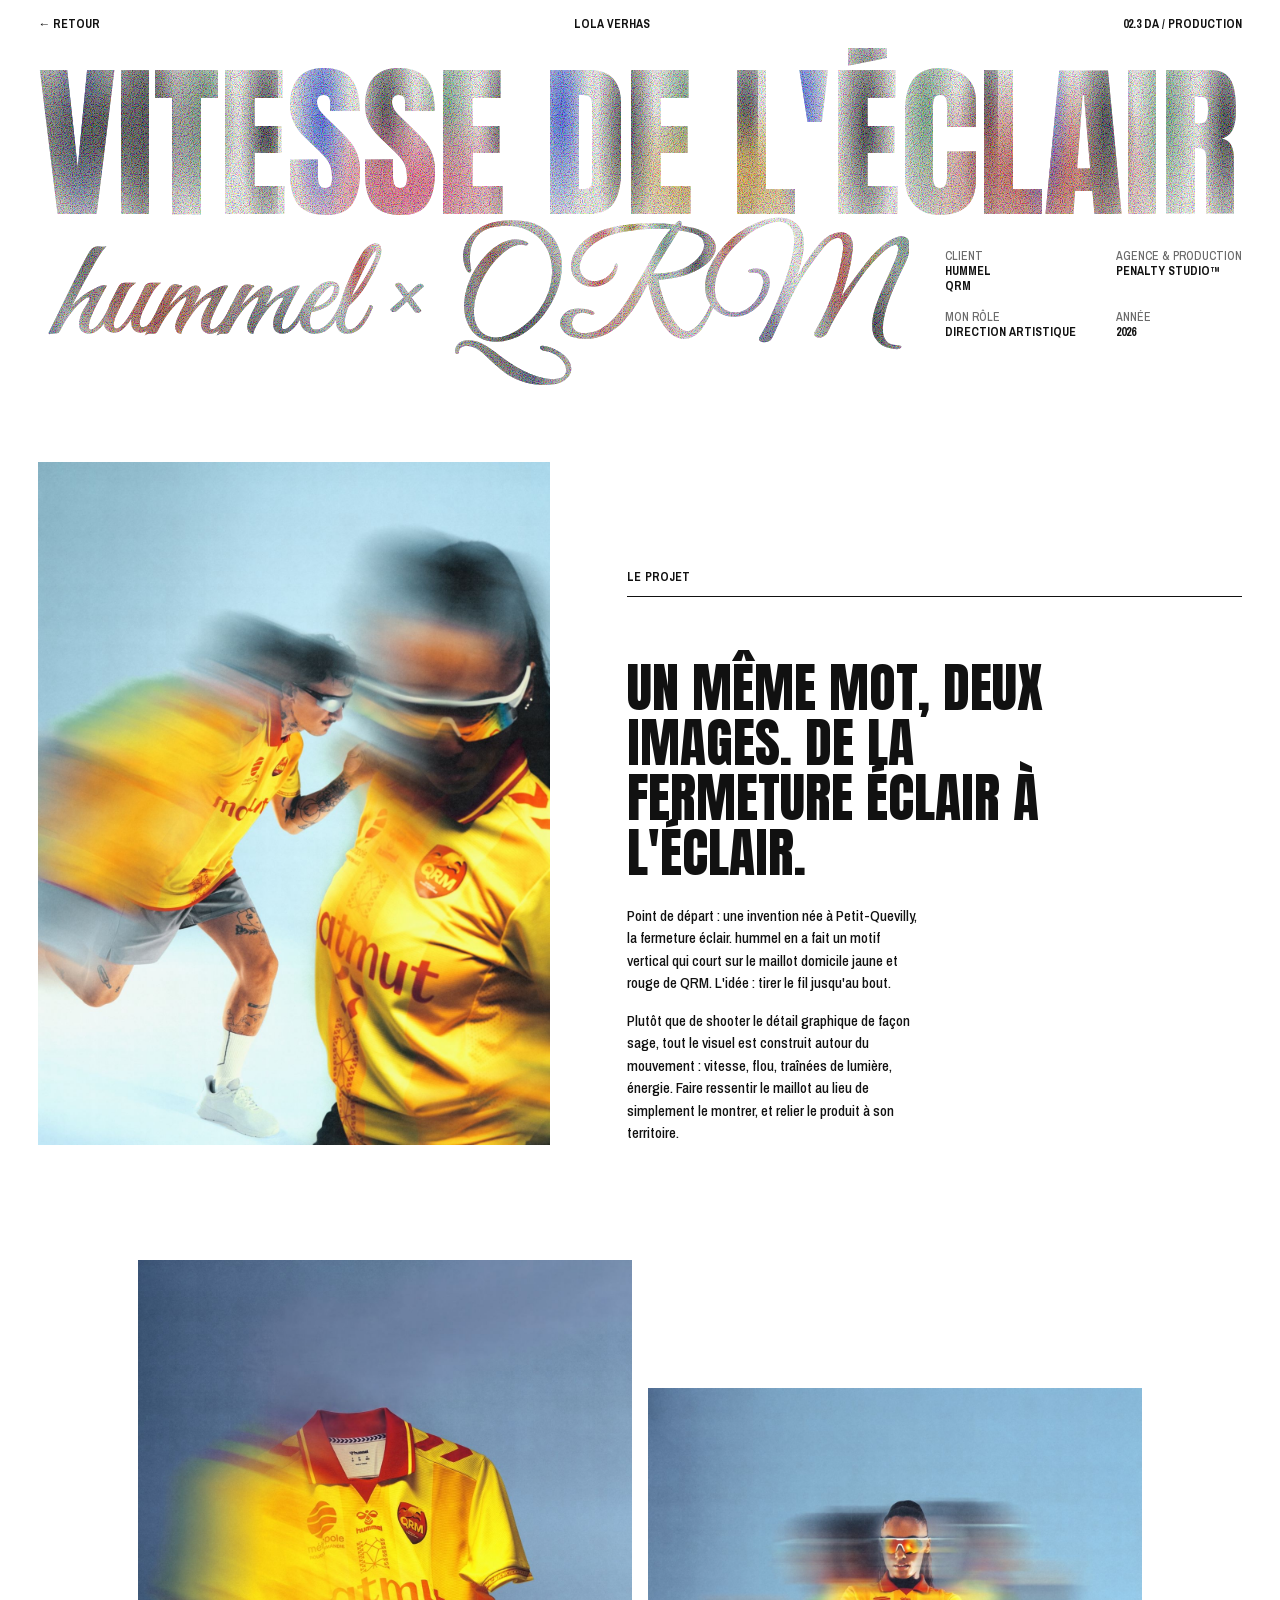
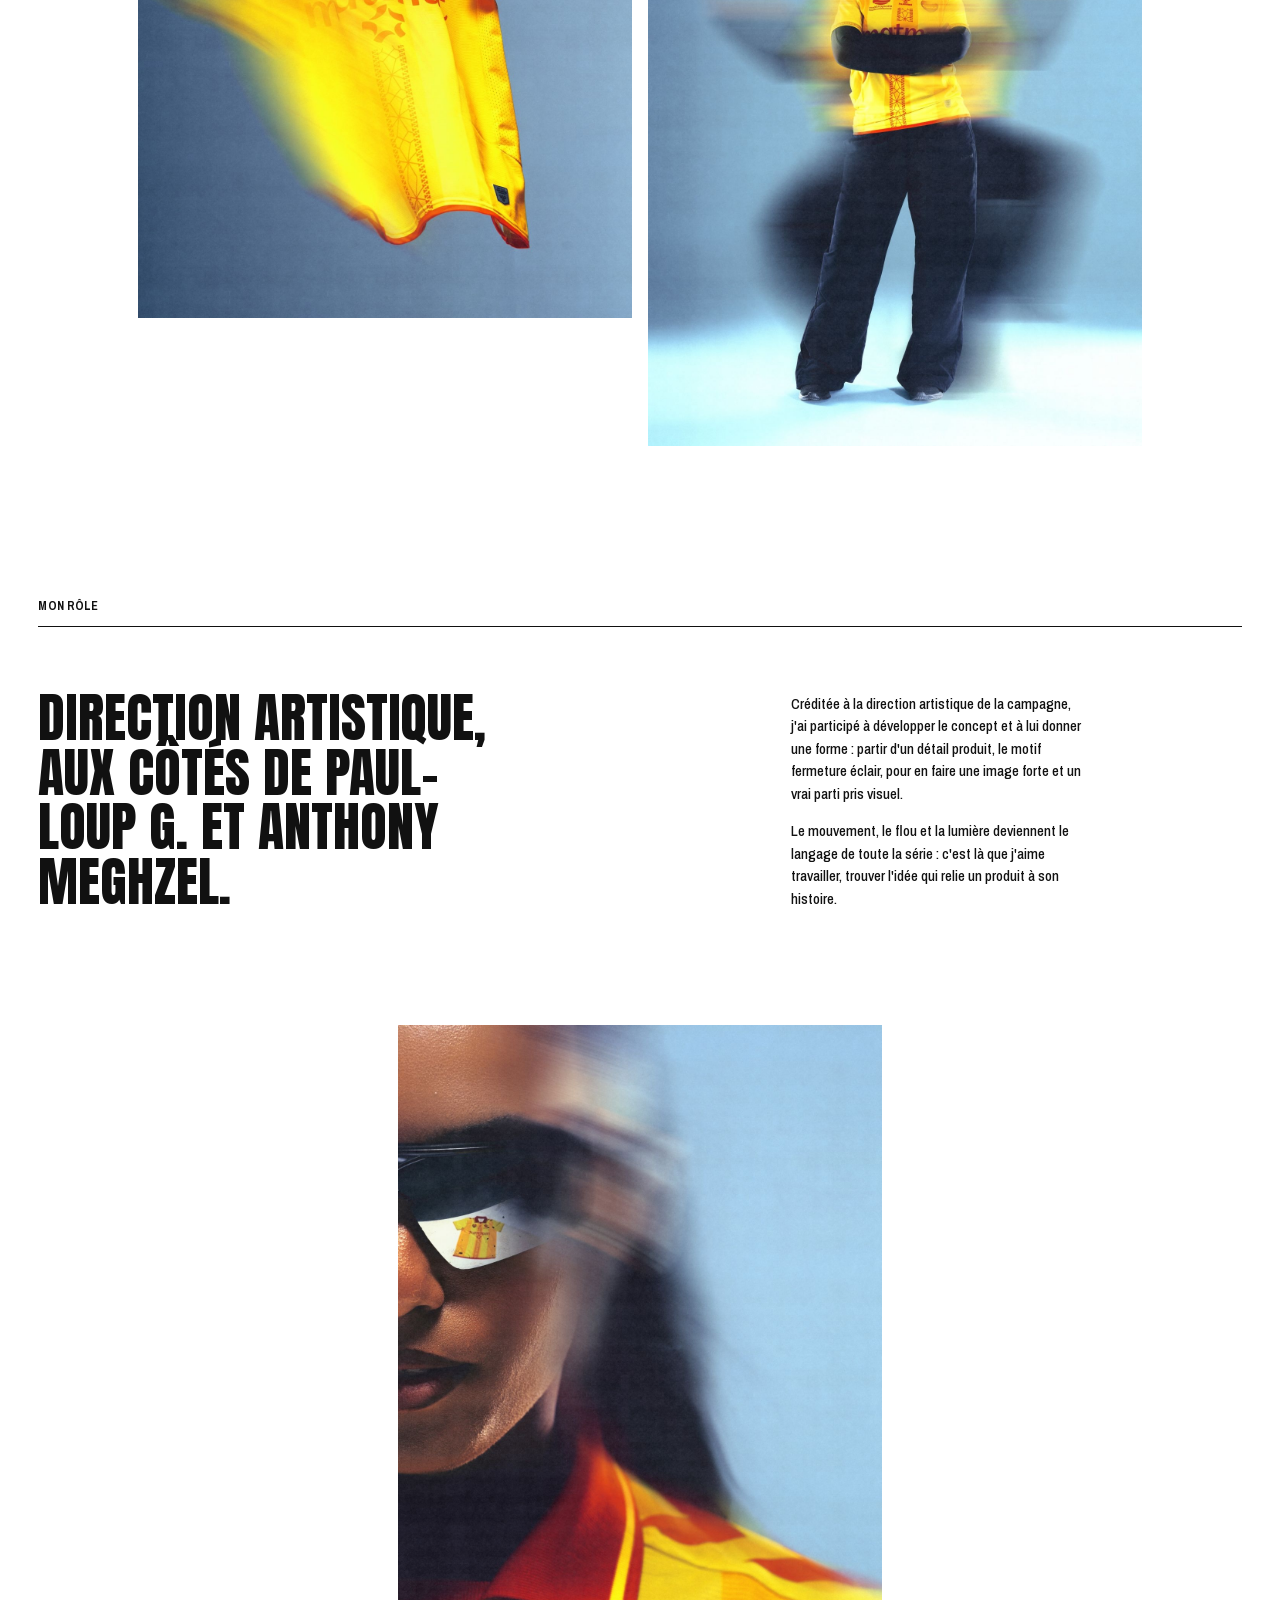
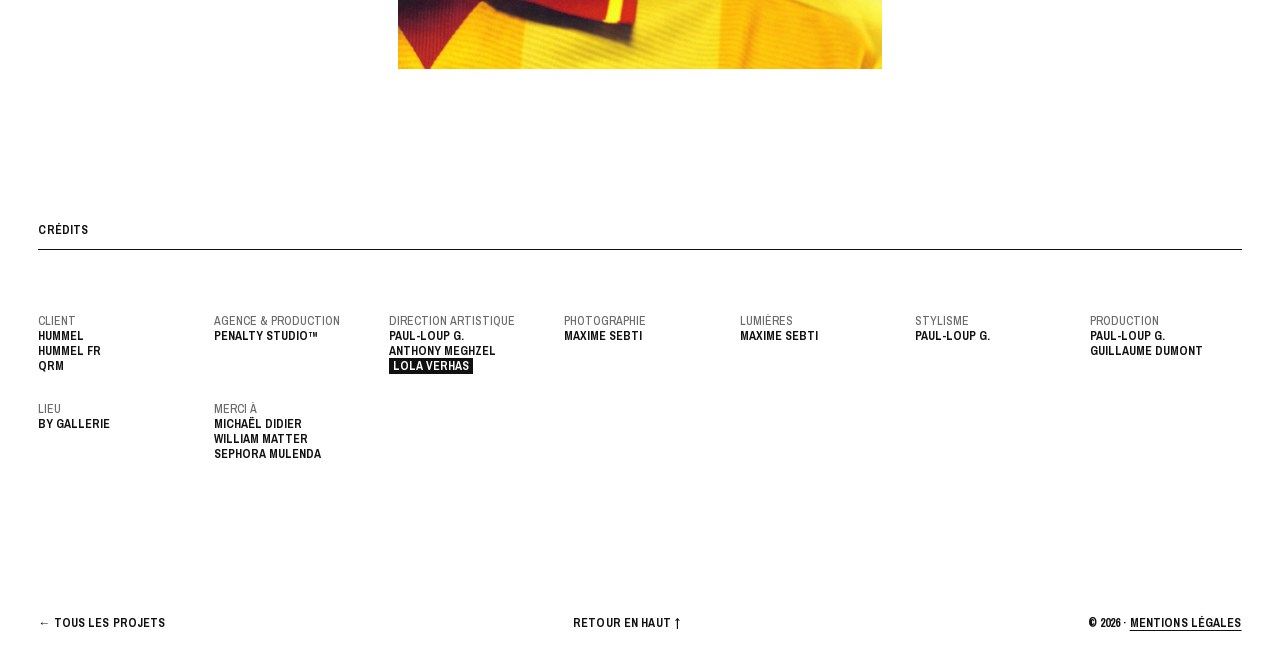
<file: qrm.html>
<!doctype html>
<html lang="fr">
<head>
<meta charset="utf-8">
<meta name="viewport" content="width=device-width, initial-scale=1">
<title>La vitesse de l'éclair — hummel × QRM — Lola Verhas</title>
<meta name="description" content="Campagne du maillot domicile de QRM pour hummel, par Penalty Studio™ : de la fermeture éclair, née à Petit-Quevilly, à l'éclair, un visuel construit autour du mouvement.">
<link rel="stylesheet" href="style.css">
</head>
<body>
<a class="skip" href="#main">Aller au contenu</a>

<nav class="topbar">
  <a href="index.html#da">← Retour</a>
  <a href="index.html">Lola Verhas</a>
  <span>02.3 DA / Production</span>
</nav>

<header class="project-hero">
  <h1 class="big tex tex--c">Vitesse de l'éclair</h1>
  <div class="project-hero__row">
    <p class="script script--sm tex tex--a" aria-hidden="true">hummel × QRM</p>
    <dl class="facts">
      <div><dt>Client</dt><dd>hummel<br>QRM</dd></div>
      <div><dt>Agence &amp; production</dt><dd>Penalty Studio™</dd></div>
      <div><dt>Mon rôle</dt><dd>Direction artistique</dd></div>
      <div><dt>Année</dt><dd>2026</dd></div>
    </dl>
  </div>
</header>

<main id="main">

<section class="block split">
  <figure class="split__img">
    <img src="img/qrm/01-course.jpg" alt="Un homme tatoué qui court et une femme au premier plan, en maillot jaune et rouge de QRM, lunettes de sport, avec de longues traînées de flou de mouvement sur fond bleu">
  </figure>
  <div class="split__text">
    <p class="label">Le projet</p>
    <p class="intro__lead">Un même mot, deux images. De la fermeture éclair à l'éclair.</p>
    <div class="prose">
      <p>Point de départ : une invention née à Petit-Quevilly, la fermeture éclair. hummel en a fait un motif vertical qui court sur le maillot domicile jaune et rouge de QRM. L'idée : tirer le fil jusqu'au bout.</p>
      <p>Plutôt que de shooter le détail graphique de façon sage, tout le visuel est construit autour du mouvement : vitesse, flou, traînées de lumière, énergie. Faire ressentir le maillot au lieu de simplement le montrer, et relier le produit à son territoire.</p>
    </div>
  </div>
</section>

<div class="gallery">
  <figure class="shot"><img src="img/qrm/02-maillot.jpg" alt="Le maillot jaune et rouge de QRM suspendu dans le vide, une traînée de lumière jaune qui s'en échappe, sur fond bleu" loading="lazy"></figure>
  <figure class="shot shot--offset"><img src="img/qrm/03-bras-croises.jpg" alt="Femme bras croisés en maillot de QRM et lunettes de sport, entourée d'un halo de flou de mouvement" loading="lazy"></figure>
</div>

<section class="block project-text">
  <p class="label">Mon rôle</p>
  <div class="intro">
    <p class="intro__lead">Direction artistique, aux côtés de Paul-Loup G. et Anthony Meghzel.</p>
    <div class="intro__side prose">
      <p>Créditée à la direction artistique de la campagne, j'ai participé à développer le concept et à lui donner une forme : partir d'un détail produit, le motif fermeture éclair, pour en faire une image forte et un vrai parti pris visuel.</p>
      <p>Le mouvement, le flou et la lumière deviennent le langage de toute la série : c'est là que j'aime travailler, trouver l'idée qui relie un produit à son histoire.</p>
    </div>
  </div>
</section>

<figure class="shot shot--solo"><img src="img/qrm/04-reflet.jpg" alt="Gros plan sur le visage d'une femme en lunettes noires ; le maillot de QRM se reflète dans le verre, bords flous de mouvement" loading="lazy"></figure>

<section class="block">
  <p class="label">Crédits</p>
  <dl class="credits">
    <div><dt>Client</dt><dd>hummel<br>hummel FR<br>QRM</dd></div>
    <div><dt>Agence &amp; production</dt><dd>Penalty Studio™</dd></div>
    <div><dt>Direction artistique</dt><dd>Paul-Loup G.<br>Anthony Meghzel<br><mark>Lola Verhas</mark></dd></div>
    <div><dt>Photographie</dt><dd>Maxime Sebti</dd></div>
    <div><dt>Lumières</dt><dd>Maxime Sebti</dd></div>
    <div><dt>Stylisme</dt><dd>Paul-Loup G.</dd></div>
    <div><dt>Production</dt><dd>Paul-Loup G.<br>Guillaume Dumont</dd></div>
    <div><dt>Lieu</dt><dd>By Gallerie</dd></div>
    <div><dt>Merci à</dt><dd>Michaël Didier<br>William Matter<br>Sephora Mulenda</dd></div>
  </dl>
</section>

</main>

<footer class="foot">
  <a href="index.html#da">← Tous les projets</a>
  <a href="#">Retour en haut ↑</a>
  <span>© 2026 · <a href="mentions-legales.html">Mentions légales</a></span>
</footer>

<script src="script.js"></script>
</body>
</html>
</file>
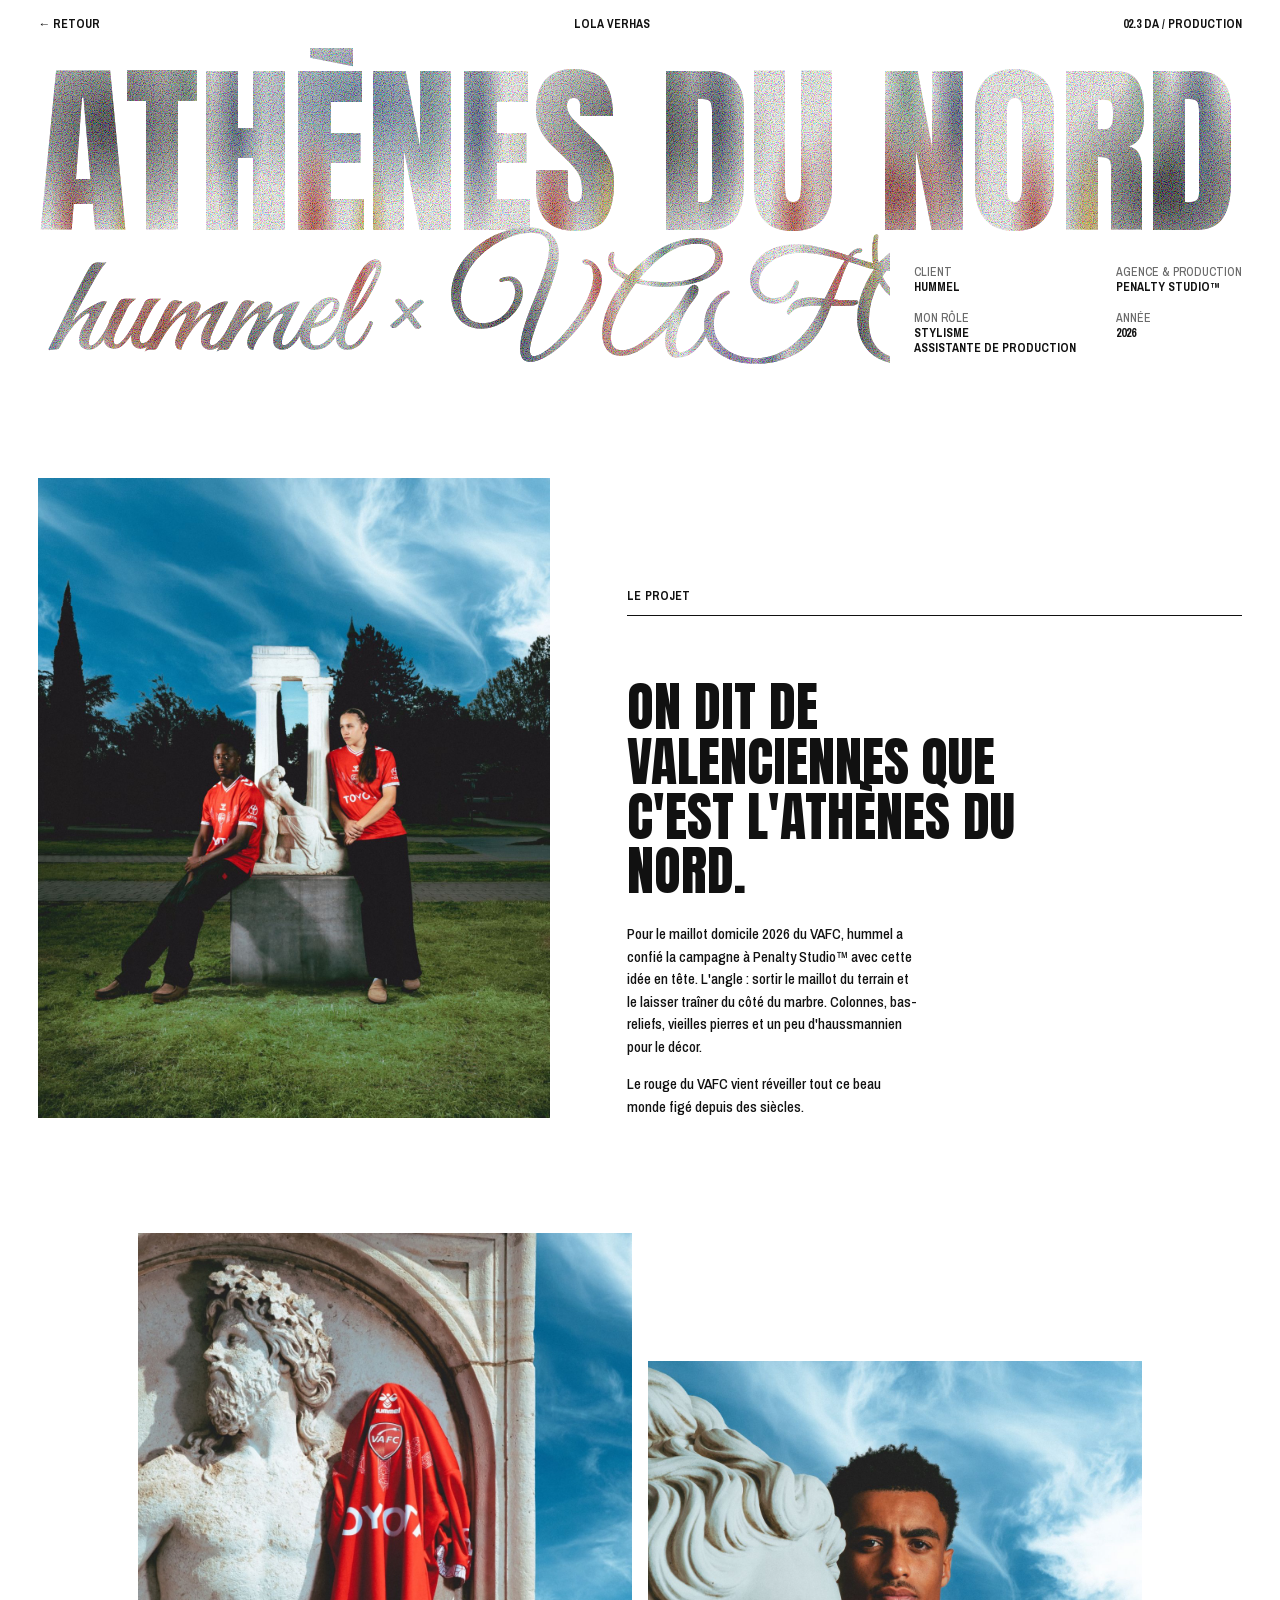
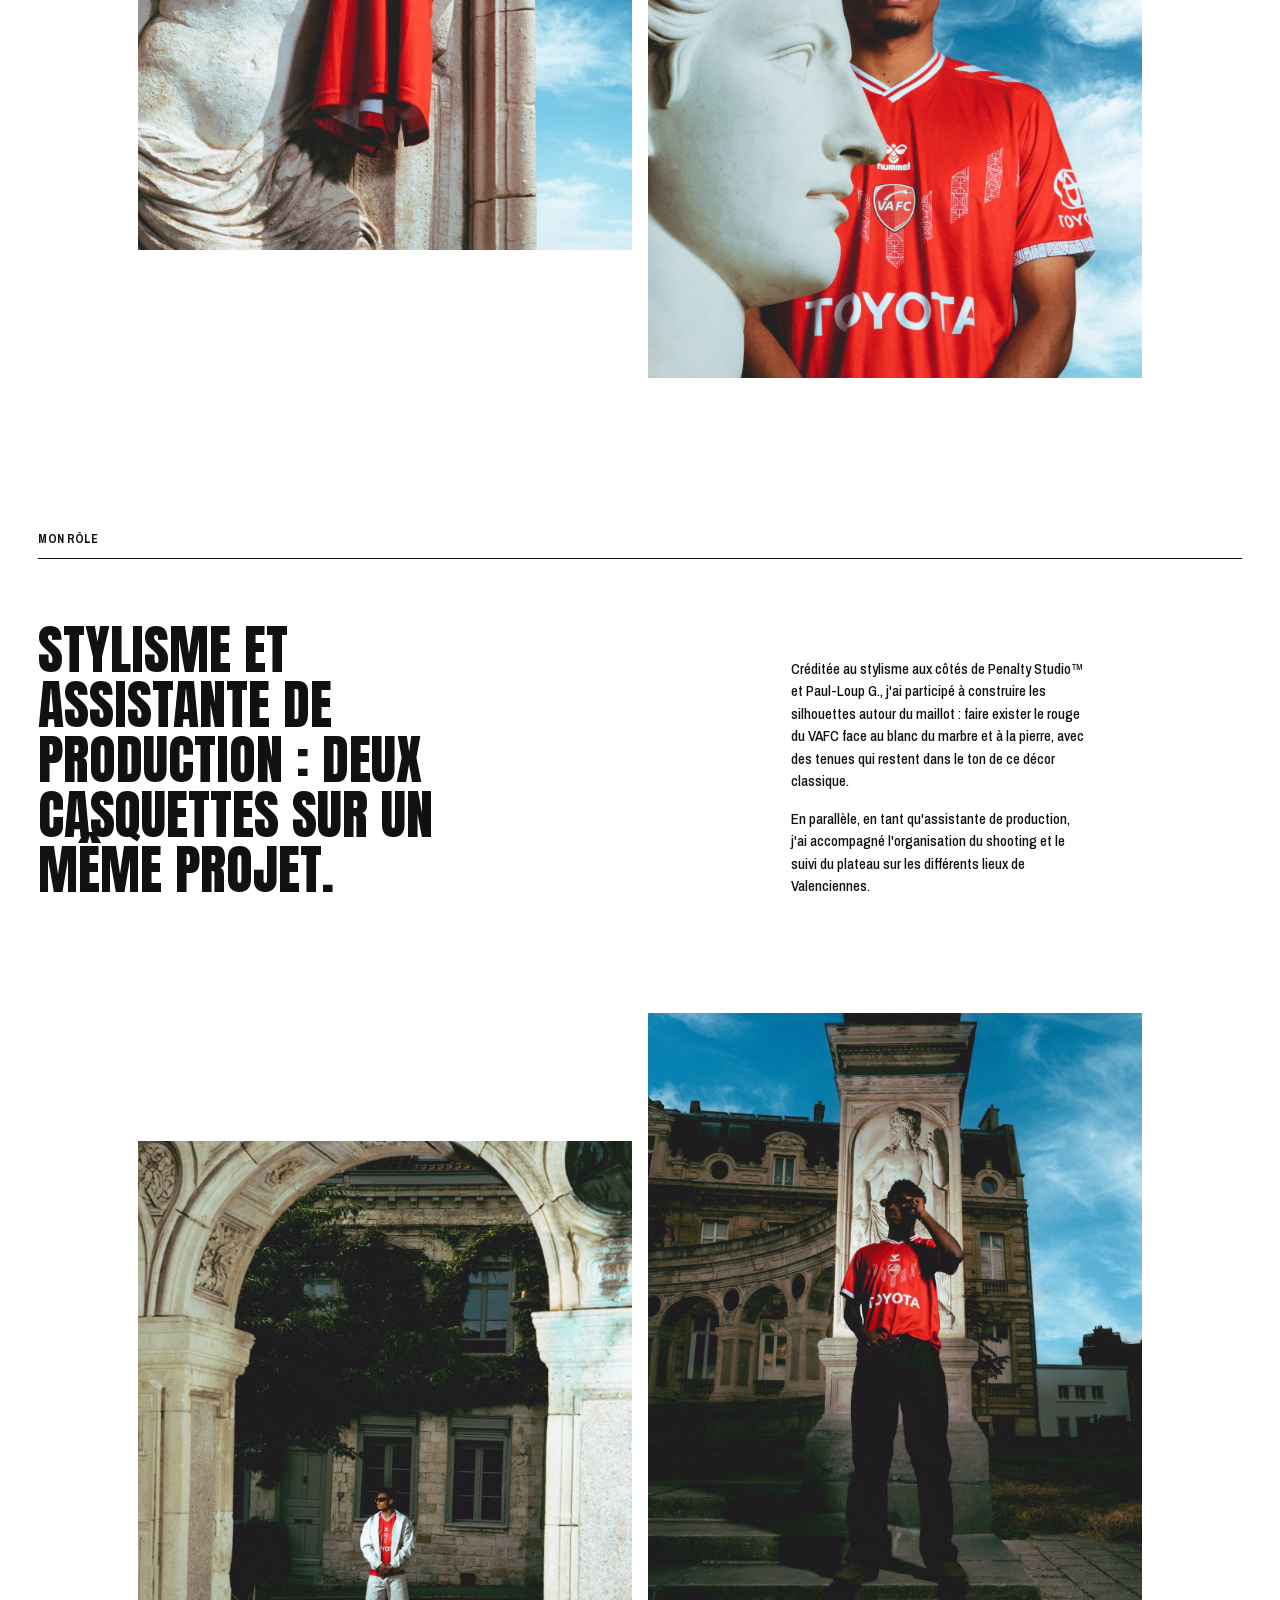
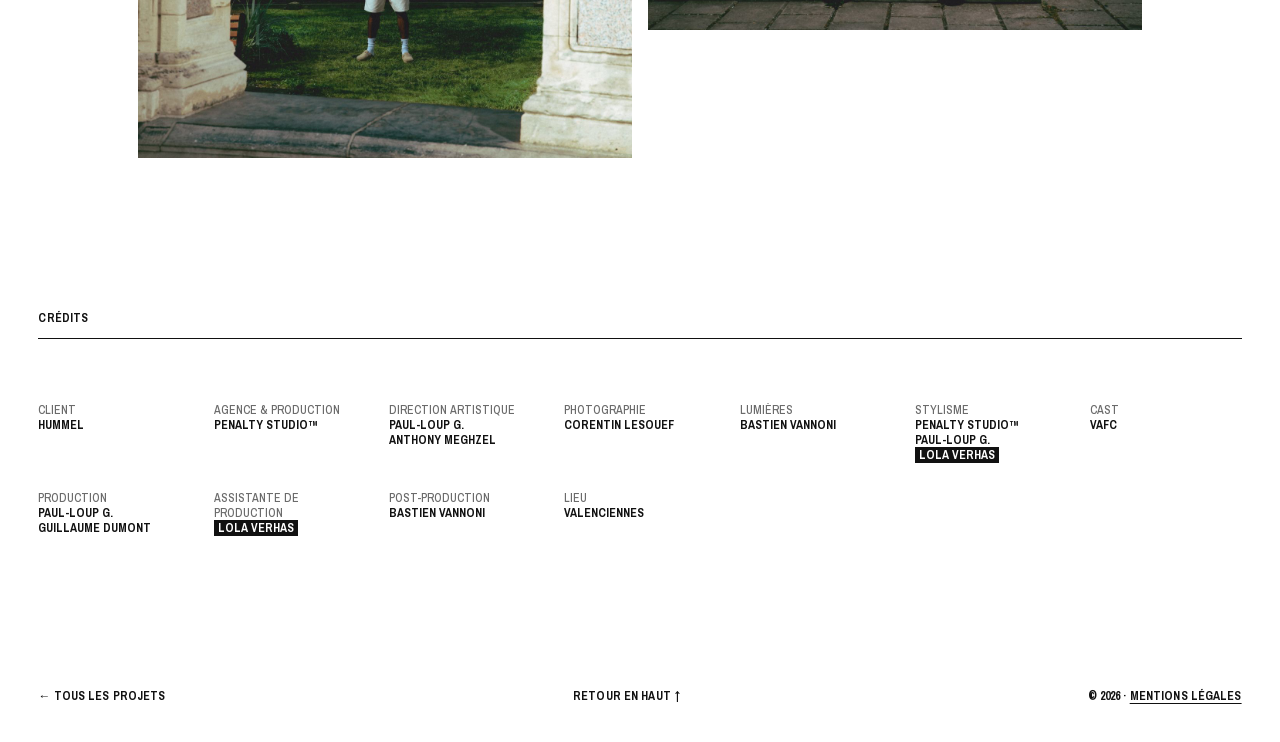
<file: vafc.html>
<!doctype html>
<html lang="fr">
<head>
<meta charset="utf-8">
<meta name="viewport" content="width=device-width, initial-scale=1">
<title>L'Athènes du Nord — hummel × VAFC — Lola Verhas</title>
<meta name="description" content="Campagne du maillot domicile 2026 du VAFC pour hummel, par Penalty Studio™ : le rouge du club au milieu des statues de Valenciennes.">
<link rel="stylesheet" href="style.css">
</head>
<body>
<a class="skip" href="#main">Aller au contenu</a>

<nav class="topbar">
  <a href="index.html#da">← Retour</a>
  <a href="index.html">Lola Verhas</a>
  <span>02.3 DA / Production</span>
</nav>

<header class="project-hero">
  <h1 class="big tex tex--b">Athènes du Nord</h1>
  <div class="project-hero__row">
    <p class="script script--sm tex tex--a" aria-hidden="true">hummel × VAFC</p>
    <dl class="facts">
      <div><dt>Client</dt><dd>hummel</dd></div>
      <div><dt>Agence &amp; production</dt><dd>Penalty Studio™</dd></div>
      <div><dt>Mon rôle</dt><dd>Stylisme<br>Assistante de production</dd></div>
      <div><dt>Année</dt><dd>2026</dd></div>
    </dl>
  </div>
</header>

<main id="main">

<section class="block split">
  <figure class="split__img">
    <img src="img/vafc/01-colonnes.jpg" alt="Deux jeunes en maillot rouge du VAFC assis de part et d'autre d'une sculpture en marbre à colonnes, sous un ciel bleu strié de nuages">
  </figure>
  <div class="split__text">
    <p class="label">Le projet</p>
    <p class="intro__lead">On dit de Valenciennes que c'est l'Athènes du Nord.</p>
    <div class="prose">
      <p>Pour le maillot domicile 2026 du VAFC, hummel a confié la campagne à Penalty Studio™ avec cette idée en tête. L'angle : sortir le maillot du terrain et le laisser traîner du côté du marbre. Colonnes, bas-reliefs, vieilles pierres et un peu d'haussmannien pour le décor.</p>
      <p>Le rouge du VAFC vient réveiller tout ce beau monde figé depuis des siècles.</p>
    </div>
  </div>
</section>

<div class="gallery">
  <figure class="shot"><img src="img/vafc/02-bas-relief.jpg" alt="Maillot rouge du VAFC accroché à un bas-relief de dieu barbu couronné de feuilles, ciel bleu à droite" loading="lazy"></figure>
  <figure class="shot shot--offset"><img src="img/vafc/03-buste.jpg" alt="Joueur en maillot rouge du VAFC derrière le profil d'un buste en marbre, ciel bleu" loading="lazy"></figure>
</div>

<section class="block project-text">
  <p class="label">Mon rôle</p>
  <div class="intro">
    <p class="intro__lead">Stylisme et assistante de production : deux casquettes sur un même projet.</p>
    <div class="intro__side prose">
      <p>Créditée au stylisme aux côtés de Penalty Studio™ et Paul-Loup G., j'ai participé à construire les silhouettes autour du maillot : faire exister le rouge du VAFC face au blanc du marbre et à la pierre, avec des tenues qui restent dans le ton de ce décor classique.</p>
      <p>En parallèle, en tant qu'assistante de production, j'ai accompagné l'organisation du shooting et le suivi du plateau sur les différents lieux de Valenciennes.</p>
    </div>
  </div>
</section>

<div class="gallery">
  <figure class="shot shot--offset"><img src="img/vafc/04-arche.jpg" alt="Joueur en veste blanche et maillot du VAFC, cadré sous une arche en pierre sculptée devant une façade couverte de lierre" loading="lazy"></figure>
  <figure class="shot"><img src="img/vafc/05-haussmann.jpg" alt="Jeune homme en maillot du VAFC en contre-plongée devant une colonne à bas-relief et une façade haussmannienne" loading="lazy"></figure>
</div>

<section class="block">
  <p class="label">Crédits</p>
  <dl class="credits">
    <div><dt>Client</dt><dd>hummel</dd></div>
    <div><dt>Agence &amp; production</dt><dd>Penalty Studio™</dd></div>
    <div><dt>Direction artistique</dt><dd>Paul-Loup G.<br>Anthony Meghzel</dd></div>
    <div><dt>Photographie</dt><dd>Corentin Lesouef</dd></div>
    <div><dt>Lumières</dt><dd>Bastien Vannoni</dd></div>
    <div><dt>Stylisme</dt><dd>Penalty Studio™<br>Paul-Loup G.<br><mark>Lola Verhas</mark></dd></div>
    <div><dt>Cast</dt><dd>VAFC</dd></div>
    <div><dt>Production</dt><dd>Paul-Loup G.<br>Guillaume Dumont</dd></div>
    <div class="me"><dt>Assistante de production</dt><dd>Lola Verhas</dd></div>
    <div><dt>Post-production</dt><dd>Bastien Vannoni</dd></div>
    <div><dt>Lieu</dt><dd>Valenciennes</dd></div>
  </dl>
</section>

</main>

<footer class="foot">
  <a href="index.html#da">← Tous les projets</a>
  <a href="#">Retour en haut ↑</a>
  <span>© 2026 · <a href="mentions-legales.html">Mentions légales</a></span>
</footer>

<script src="script.js"></script>
</body>
</html>
</file>
<file: style.css>
/* =========================================================
   Lola Verhas — Portfolio
   Direction : affiche "Sundays Finest" — fond blanc pur,
   lettres nettes remplies d'une matière colorée + grain,
   petits textes condensés en capitales.
   ========================================================= */

@font-face { font-family: "Anton"; src: url(fonts/anton.woff2) format("woff2"); font-weight: 400; font-display: swap; }
@font-face { font-family: "Archivo Narrow"; src: url(fonts/archivo-narrow-500.woff) format("woff"); font-weight: 500; font-display: swap; }
@font-face { font-family: "Archivo Narrow"; src: url(fonts/archivo-narrow-700.woff) format("woff"); font-weight: 700; font-display: swap; }
@font-face { font-family: "Great Vibes"; src: url(fonts/great-vibes.woff2) format("woff2"); font-weight: 400; font-display: swap; }

:root {
  --white: #ffffff;
  --ink: #111111;
  --muted: #6b6b6b;
  --line: #e6e6e6;
  --gutter: clamp(16px, 3vw, 40px);

  --f-display: "Anton", "Impact", "Arial Narrow", sans-serif;
  --f-script: "Great Vibes", "Snell Roundhand", cursive;
  --f-small: "Archivo Narrow", "Arial Narrow", sans-serif;

  /* Grain coloré (bruit SVG) — reste net quelle que soit la taille du texte */
  --grain: url("data:image/svg+xml,%3Csvg xmlns='http://www.w3.org/2000/svg' width='240' height='240'%3E%3Cfilter id='n'%3E%3CfeTurbulence type='fractalNoise' baseFrequency='0.9' numOctaves='2' stitchTiles='stitch'/%3E%3CfeColorMatrix values='3.2 0 0 0 -1.1  0 3.2 0 0 -1.1  0 0 3.2 0 -1.1  0 0 0 0 0.38'/%3E%3C/filter%3E%3Crect width='100%25' height='100%25' filter='url(%23n)'/%3E%3C/svg%3E");
}

* { box-sizing: border-box; margin: 0; padding: 0; }

html { scroll-behavior: smooth; }
@media (prefers-reduced-motion: reduce) { html { scroll-behavior: auto; } }

body {
  background: var(--white);
  color: var(--ink);
  font-family: var(--f-small);
  font-weight: 500;
  -webkit-font-smoothing: antialiased;
  overflow-x: hidden;
}

a { color: inherit; text-decoration: none; }
ul { list-style: none; }

/* ---------------------------------------------------------
   Texture : dégradés flous + grain, découpés par la lettre.
   Les bords des lettres restent 100 % nets.
   --------------------------------------------------------- */
.tex {
  color: transparent;
  -webkit-background-clip: text;
  background-clip: text;
  background-color: #f3f1ed;
  background-repeat: repeat, no-repeat;
  background-size: 240px 240px, 100% 100%;
}

/* A — sombre / rouille / bleu ardoise (comme SUNDAYS) */
.tex--a {
  background-image:
    var(--grain),
    radial-gradient(ellipse 10% 51% at 3% 22%, #26262b 0%, #26262b 12%, #26262b00 100%),
    radial-gradient(ellipse 8% 40% at 5% 80%, #3c4a66 0%, #3c4a66 12%, #3c4a6600 100%),
    radial-gradient(ellipse 11% 35% at 14% 55%, #8f3a2c 0%, #8f3a2c 12%, #8f3a2c00 100%),
    radial-gradient(ellipse 6% 61% at 22% 20%, #c9c6c0 0%, #c9c6c0 12%, #c9c6c000 100%),
    radial-gradient(ellipse 10% 54% at 26% 78%, #1f2024 0%, #1f2024 12%, #1f202400 100%),
    radial-gradient(ellipse 8% 38% at 34% 35%, #b8433a 0%, #b8433a 12%, #b8433a00 100%),
    radial-gradient(ellipse 11% 46% at 41% 70%, #5f6f7c 0%, #5f6f7c 12%, #5f6f7c00 100%),
    radial-gradient(ellipse 6% 40% at 47% 18%, #a58a3c 0%, #a58a3c 12%, #a58a3c00 100%),
    radial-gradient(ellipse 10% 57% at 55% 60%, #2b2a2e 0%, #2b2a2e 12%, #2b2a2e00 100%),
    radial-gradient(ellipse 8% 35% at 61% 25%, #6e8f86 0%, #6e8f86 12%, #6e8f8600 100%),
    radial-gradient(ellipse 8% 49% at 68% 82%, #9c4a3a 0%, #9c4a3a 12%, #9c4a3a00 100%),
    radial-gradient(ellipse 10% 40% at 74% 30%, #34363d 0%, #34363d 12%, #34363d00 100%),
    radial-gradient(ellipse 6% 54% at 82% 66%, #7a6a9a 0%, #7a6a9a 12%, #7a6a9a00 100%),
    radial-gradient(ellipse 10% 40% at 88% 22%, #c2553f 0%, #c2553f 12%, #c2553f00 100%),
    radial-gradient(ellipse 8% 59% at 95% 62%, #23252a 0%, #23252a 12%, #23252a00 100%);
}

/* B — plus lumineux : beaucoup de blanc, touches de couleur */
.tex--b {
  background-image:
    var(--grain),
    radial-gradient(ellipse 11% 54% at 6% 40%, #2c2d33 0%, #2c2d33 12%, #2c2d3300 100%),
    radial-gradient(ellipse 10% 40% at 15% 75%, #b24a3c 0%, #b24a3c 12%, #b24a3c00 100%),
    radial-gradient(ellipse 12% 49% at 27% 30%, #5b7690 0%, #5b7690 12%, #5b769000 100%),
    radial-gradient(ellipse 8% 38% at 38% 80%, #c9a44a 0%, #c9a44a 12%, #c9a44a00 100%),
    radial-gradient(ellipse 11% 54% at 50% 45%, #2a2b30 0%, #2a2b30 12%, #2a2b3000 100%),
    radial-gradient(ellipse 10% 40% at 62% 25%, #7e9a8c 0%, #7e9a8c 12%, #7e9a8c00 100%),
    radial-gradient(ellipse 8% 46% at 71% 70%, #8b3b33 0%, #8b3b33 12%, #8b3b3300 100%),
    radial-gradient(ellipse 11% 49% at 83% 35%, #3e4f6a 0%, #3e4f6a 12%, #3e4f6a00 100%),
    radial-gradient(ellipse 10% 54% at 94% 70%, #1f2023 0%, #1f2023 12%, #1f202300 100%);
}

/* C — variante pastel (clin d'œil aux affiches floues) */
.tex--c {
  background-image:
    var(--grain),
    radial-gradient(ellipse 12% 57% at 5% 45%, #2b2c31 0%, #2b2c31 12%, #2b2c3100 100%),
    radial-gradient(ellipse 12% 49% at 18% 30%, #3b5bdb 0%, #3b5bdb 12%, #3b5bdb00 100%),
    radial-gradient(ellipse 11% 46% at 31% 75%, #e0607e 0%, #e0607e 12%, #e0607e00 100%),
    radial-gradient(ellipse 12% 54% at 45% 35%, #2a2b2f 0%, #2a2b2f 12%, #2a2b2f00 100%),
    radial-gradient(ellipse 11% 40% at 57% 70%, #d9a441 0%, #d9a441 12%, #d9a44100 100%),
    radial-gradient(ellipse 12% 49% at 70% 30%, #6f9b7d 0%, #6f9b7d 12%, #6f9b7d00 100%),
    radial-gradient(ellipse 11% 54% at 83% 68%, #b8433a 0%, #b8433a 12%, #b8433a00 100%),
    radial-gradient(ellipse 11% 49% at 95% 35%, #26272c 0%, #26272c 12%, #26272c00 100%);
}

/* ---------------------------------------------------------
   Typo
   --------------------------------------------------------- */
.big {
  font-family: var(--f-display);
  font-weight: 400;
  text-transform: uppercase;
  line-height: .86;
  letter-spacing: -.005em;
  white-space: nowrap;
  font-size: 21vw;           /* ajusté en JS pour remplir la largeur */
}

.mid {
  font-family: var(--f-display);
  font-weight: 400;
  text-transform: uppercase;
  line-height: .9;
  font-size: clamp(48px, 9.5vw, 150px);
}

.script {
  font-family: var(--f-script);
  font-weight: 400;
  line-height: 1.1;
  white-space: nowrap;
  font-size: 21vw;
  -webkit-text-stroke: .012em transparent;   /* épaissit le trait pour que la matière se voie */
}

/* petits textes "affiche" */
.label,
.poster__info,
.cat__meta,
.card__cap,
.contact__info,
.foot {
  font-family: var(--f-small);
  font-weight: 700;
  text-transform: uppercase;
  font-size: 12px;
  line-height: 1.2;
  letter-spacing: .01em;
}

/* ---------------------------------------------------------
   HERO / affiche
   --------------------------------------------------------- */
.poster {
  position: relative;
  min-height: 100vh;
  min-height: 100svh;
  display: flex;
  flex-direction: column;
  justify-content: space-between;
  padding: var(--gutter) 0 0;
  overflow: hidden;
}

.poster .big {
  padding: 0 var(--gutter);
}

.poster__info {
  display: flex;
  gap: clamp(24px, 3vw, 40px);
  margin: clamp(48px, 12vh, 140px) 0 0 38%;
}
.poster__info .col { display: flex; flex-direction: column; gap: 14px; }
.poster__info li.sub { padding-left: 0; }
.poster__info a { transition: opacity .2s; }
.poster__info a:hover { opacity: .45; }

.poster .script {
  margin: -2vw 0 0 -3vw;
  line-height: 1.25;
  padding-bottom: 2vw;
}

/* ---------------------------------------------------------
   Sections
   --------------------------------------------------------- */
.block {
  padding: clamp(80px, 12vw, 160px) var(--gutter) 0;
}

.label {
  display: flex;
  gap: 8px;
  padding-bottom: 12px;
  border-bottom: 1px solid var(--ink);
  margin-bottom: clamp(32px, 5vw, 64px);
}

.intro {
  display: grid;
  grid-template-columns: 1fr;
  gap: 32px;
}
.intro__lead {
  font-family: var(--f-display);
  text-transform: uppercase;
  font-weight: 400;
  font-size: clamp(28px, 4.2vw, 64px);
  line-height: 1.02;
  max-width: 18ch;
}
.intro__side {
  font-size: 15px;
  line-height: 1.5;
  max-width: 42ch;
  color: var(--muted);
}
@media (min-width: 900px) {
  .intro { grid-template-columns: 1.6fr 1fr; align-items: end; }
}

/* catégories */
.cat + .cat { margin-top: clamp(80px, 10vw, 140px); }

.cat__head {
  display: flex;
  align-items: flex-end;
  justify-content: space-between;
  gap: 24px;
  margin-bottom: 24px;
}
.cat__meta { text-align: right; flex-shrink: 0; }

.grid {
  display: grid;
  grid-template-columns: repeat(2, 1fr);
  gap: 28px 16px;
}
@media (min-width: 700px) { .grid { grid-template-columns: repeat(auto-fill, minmax(190px, 1fr)); gap: 32px 20px; } }

/* cartes projet — visuels provisoires pastel flous + grain */
.card { display: block; }
.card__img {
  position: relative;
  aspect-ratio: 4 / 5;
  background: #f1f0ee;
  overflow: hidden;
}
.card__img::before {
  content: "";
  position: absolute;
  inset: -10%;
  filter: blur(22px);
  transition: transform .8s cubic-bezier(.2,.7,.2,1);
}
.card__img::after {
  content: "";
  position: absolute;
  inset: 0;
  background: var(--grain);
  background-size: 240px 240px;
  opacity: .35;
  mix-blend-mode: multiply;
}
.card:hover .card__img::before { transform: scale(1.08) rotate(2deg); }

/* carte avec vraie photo */
.card__img--photo::before,
.card__img--photo::after { display: none; }
.card__img img {
  position: absolute;
  inset: 0;
  width: 100%;
  height: 100%;
  object-fit: cover;
  transition: transform .8s cubic-bezier(.2,.7,.2,1);
}
.card:hover .card__img img { transform: scale(1.04); }

.card__cap {
  display: flex;
  justify-content: space-between;
  margin-top: 10px;
}
.card__title {
  font-size: 15px;
  margin-top: 4px;
}

.v1::before { background:
  radial-gradient(circle at 50% 45%, #0000 22%, #3553d6 30%, #0000 42%),
  radial-gradient(circle at 50% 62%, #0000 20%, #6f86ee 28%, #0000 40%); }
.v2::before { background:
  radial-gradient(ellipse 32% 30% at 30% 35%, #f07aa0, #0000),
  radial-gradient(ellipse 36% 35% at 70% 60%, #f4b36a, #0000),
  radial-gradient(ellipse 28% 30% at 45% 80%, #9ad0b0, #0000); }
.v3::before { background:
  radial-gradient(ellipse 24% 45% at 45% 45%, #8f93c9, #0000),
  radial-gradient(ellipse 20% 35% at 62% 30%, #c6c9ee, #0000),
  radial-gradient(ellipse 24% 25% at 40% 75%, #d97a9b, #0000); }
.v4::before { background:
  radial-gradient(ellipse 40% 40% at 50% 30%, #f28a4b, #0000),
  radial-gradient(ellipse 40% 40% at 40% 70%, #8ec9df, #0000),
  radial-gradient(ellipse 24% 30% at 75% 55%, #f6d36b, #0000); }
.v5::before { background:
  radial-gradient(ellipse 14% 45% at 20% 50%, #d9544f, #0000),
  radial-gradient(ellipse 14% 45% at 40% 50%, #6c7fd8, #0000),
  radial-gradient(ellipse 14% 45% at 60% 50%, #2b2b2f, #0000),
  radial-gradient(ellipse 14% 45% at 80% 50%, #7fb0e0, #0000); }
.v6::before { background:
  radial-gradient(ellipse 36% 35% at 50% 55%, #b2d38c, #0000),
  radial-gradient(ellipse 24% 30% at 35% 35%, #e04e5a, #0000),
  radial-gradient(ellipse 24% 30% at 68% 35%, #e04e5a, #0000); }
.v7::before { background:
  radial-gradient(ellipse 32% 50% at 45% 50%, #1e7f5c, #0000),
  radial-gradient(ellipse 24% 30% at 60% 35%, #f06c8a, #0000),
  radial-gradient(ellipse 20% 25% at 35% 70%, #f2d15c, #0000); }
.v8::before { background:
  radial-gradient(ellipse 40% 45% at 50% 50%, #cfe6f5, #0000),
  radial-gradient(ellipse 28% 30% at 40% 40%, #7a9bd6, #0000),
  radial-gradient(ellipse 20% 25% at 62% 65%, #e8a4c4, #0000); }
.v9::before { background:
  radial-gradient(ellipse 36% 40% at 40% 40%, #e9965b, #0000),
  radial-gradient(ellipse 32% 45% at 62% 62%, #a74b77, #0000),
  radial-gradient(ellipse 20% 25% at 30% 75%, #3d4fb8, #0000); }

/* contact */
.contact .big { margin-left: -.02em; }
.contact__info {
  display: flex;
  flex-wrap: wrap;
  gap: 24px 56px;
  margin: 40px 0 0 38%;
}
.contact__info a { font-size: 15px; transition: opacity .2s; }
.contact__info a:hover { opacity: .45; }

/* footer */
.foot {
  display: flex;
  justify-content: space-between;
  gap: 16px;
  padding: clamp(80px, 12vw, 160px) var(--gutter) var(--gutter);
}

/* ---------------------------------------------------------
   Mobile
   --------------------------------------------------------- */
@media (max-width: 700px) {
  .poster { min-height: 0; padding-top: 20px; }
  .poster__info,
  .contact__info { margin-left: 0; }
  .poster__info { padding: 0 var(--gutter); margin-top: 40px; margin-bottom: 24px; }
  .contact__info { flex-direction: column; }
  .cat__head { flex-direction: column; align-items: flex-start; }
  .cat__meta { text-align: left; }
  .poster .script { font-size: 30vw; margin-left: -4vw; }
}

/* ---------------------------------------------------------
   Page projet
   --------------------------------------------------------- */
.topbar {
  display: flex;
  justify-content: space-between;
  gap: 16px;
  padding: 16px var(--gutter);
  font-family: var(--f-small);
  font-weight: 700;
  text-transform: uppercase;
  font-size: 12px;
}
.topbar a:hover { opacity: .45; }

.project-hero { padding: 24px var(--gutter) 0; overflow: hidden; }
.project-hero__row {
  display: flex;
  align-items: flex-start;
  justify-content: space-between;
  gap: 24px;
  margin-top: 8px;
}
.script--sm { font-size: clamp(64px, 11vw, 190px); line-height: 1.25; }

.facts, .credits {
  font-family: var(--f-small);
  text-transform: uppercase;
  font-size: 12px;
  line-height: 1.25;
}
.facts {
  display: grid;
  grid-template-columns: repeat(2, auto);
  gap: 16px 40px;
  padding-top: 2vw;
  flex-shrink: 0;
}
.facts dt, .credits dt { font-weight: 500; color: var(--muted); }
.facts dd, .credits dd { font-weight: 700; }

.shot { margin: 0; }
.shot img { display: block; width: 100%; height: auto; }
.shot--wide {
  margin: clamp(32px, 5vw, 64px) var(--gutter) 0;
}
.shot--wide img { aspect-ratio: 16 / 10; object-fit: cover; object-position: 50% 55%; }

.gallery {
  display: grid;
  grid-template-columns: repeat(2, 1fr);
  gap: 16px;
  padding: clamp(64px, 9vw, 120px) var(--gutter) 0;
  align-items: start;
}
.shot--top img { object-position: 50% 32%; }
.shot--offset { margin-top: clamp(40px, 10vw, 160px); }

.prose p + p { margin-top: 1em; }
.project-text .intro__side { color: var(--ink); }

.credits {
  display: grid;
  grid-template-columns: repeat(auto-fill, minmax(150px, 1fr));
  gap: 28px 24px;
}
.credits .me dd {
  display: inline;
  background: var(--ink);
  color: var(--white);
  padding: 0 4px;
}

@media (max-width: 700px) {
  .topbar span { display: none; }
  .project-hero__row { flex-direction: column; }
  .facts { padding-top: 0; }
  .shot--wide img { aspect-ratio: 4 / 5; }
  .gallery { gap: 10px; }
}
.shot--mid img { object-position: 50% 58%; }
.credits mark,
.credits .me dd {
  background: var(--ink);
  color: var(--white);
  padding: 0 4px;
}
.shot--solo {
  max-width: 760px;
  margin: clamp(64px, 9vw, 120px) auto 0;
  padding: 0 var(--gutter);
}
.shot--run img { object-position: 50% 48%; }
.shot--factory img { object-position: 50% 30%; }
/* le grand "Portfolio" ne doit jamais bloquer les clics du sommaire */
.poster .script { pointer-events: none; }
.poster__info { position: relative; z-index: 1; }
/* Présentation : colonnes profil */
.profile { margin-top: clamp(48px, 6vw, 80px); padding-top: 20px; border-top: 1px solid var(--line); }
.profile dd { line-height: 1.45; }
@media (min-width: 1000px) {
  .profile { grid-template-columns: 1.3fr 2.2fr 1fr 1fr; }
}
.profile dd span { display: block; font-weight: 500; color: var(--muted); margin-bottom: 10px; }
#presentation .intro__side { color: var(--ink); }
.contact__info a.link {
  text-decoration: underline;
  text-underline-offset: 3px;
  text-decoration-thickness: 1px;
}

/* Cartes projet : survol et focus clavier */
.card__title { transition: opacity .2s; }
.card:hover .card__title { text-decoration: underline; text-underline-offset: 3px; }
.card:focus-visible { outline: 2px solid var(--ink); outline-offset: 6px; }
/* carte vidéo : vignette YouTube + bouton lecture */
.card__img--video img {
  position: absolute; inset: 0; width: 100%; height: 100%;
  object-fit: cover; z-index: 1;
  transition: transform .8s cubic-bezier(.2,.7,.2,1);
}
.card:hover .card__img--video img { transform: scale(1.04); }
.card__img--video .play {
  position: absolute; z-index: 2; left: 50%; top: 50%;
  width: 56px; height: 56px; margin: -28px 0 0 -28px;
  display: grid; place-items: center;
  border-radius: 50%;
  background: rgba(255,255,255,.88); color: var(--ink);
  font-size: 18px; padding-left: 3px;
  transition: transform .3s;
}
.card:hover .card__img--video .play { transform: scale(1.1); }
.shot--estac img { object-position: 50% 30%; }
.script--long { font-size: clamp(56px, 8.5vw, 150px); }
.project-hero__row .script { min-width: 0; }

/* Projets audiovisuels : cartes au format vidéo 16:9 */
.grid--video .card__img { aspect-ratio: 16 / 9; }
@media (min-width: 700px) { .grid--video { grid-template-columns: repeat(auto-fill, minmax(300px, 1fr)); } }
@media (max-width: 699px) { .grid--video { grid-template-columns: 1fr; } }

/* Lecteur vidéo des pages projet */
.video__poster {
  position: relative; display: block; width: 100%; padding: 0; border: 0;
  background: #000; cursor: pointer; aspect-ratio: 16 / 9; overflow: hidden;
}
.video__poster img { width: 100%; height: 100%; object-fit: cover; display: block; transition: transform .8s cubic-bezier(.2,.7,.2,1); }
.video__poster:hover img { transform: scale(1.02); }
.video__poster .play {
  position: absolute; left: 50%; top: 50%;
  width: 84px; height: 84px; margin: -42px 0 0 -42px;
  display: grid; place-items: center; border-radius: 50%;
  background: rgba(255,255,255,.9); color: var(--ink); font-size: 26px; padding-left: 5px;
  transition: transform .3s;
}
.video__poster:hover .play { transform: scale(1.08); }
.video__poster:focus-visible { outline: 2px solid var(--ink); outline-offset: 6px; }
.video iframe { display: block; width: 100%; aspect-ratio: 16 / 9; border: 0; }
.video__cap {
  margin-top: 10px; text-align: right;
  font-family: var(--f-small); font-weight: 700; text-transform: uppercase; font-size: 12px;
}
.video__cap a { text-decoration: underline; text-underline-offset: 3px; }

/* Création de contenu : reels au format vertical 9:16 */
.grid--reels .card__img { aspect-ratio: 9 / 16; }
@media (min-width: 700px) { .grid--reels { grid-template-columns: repeat(auto-fill, minmax(170px, 1fr)); } }
.card__img--reel .play,
.card__img--video .play {
  position: absolute; z-index: 2; left: 50%; top: 50%;
  width: 52px; height: 52px; margin: -26px 0 0 -26px;
  display: grid; place-items: center; border-radius: 50%;
  background: rgba(255,255,255,.88); color: var(--ink);
  font-size: 17px; padding-left: 3px; transition: transform .3s;
}
.card:hover .card__img--reel .play { transform: scale(1.1); }

/* Liste de liens (pages création de contenu) */
.links { list-style: none; border-top: 1px solid var(--line); }
.links a {
  display: grid; grid-template-columns: 48px 1fr auto; gap: 16px; align-items: baseline;
  padding: 16px 0; border-bottom: 1px solid var(--line);
  font-family: var(--f-small); font-weight: 700; text-transform: uppercase; font-size: 13px;
  transition: opacity .2s;
}
.links a:hover { opacity: .5; }
.links a span:first-child { color: var(--muted); font-weight: 500; }

/* Logos clients (création de contenu) */
.card__img--logo { display: grid; place-items: center; }
.card__img--logo img { width: 46%; height: auto; transition: transform .6s cubic-bezier(.2,.7,.2,1); }
.card:hover .card__img--logo img { transform: scale(1.05); }
.logo--fc  { background: #161615; }
.logo--pdp { background: #4a2bb0; }
.logo--pdp img { width: 52%; }
.logo-panel { display: grid; place-items: center; aspect-ratio: 16 / 9; }
.logo-panel img { width: min(40%, 420px); height: auto; }
@media (max-width: 700px) { .logo-panel { aspect-ratio: 4 / 3; } }
.card__img--logo::before, .card__img--logo::after { display: none; }
.card__img--logo img { position: static; inset: auto; width: 42%; height: auto; object-fit: contain; }
.card__img--logo.logo--pdp img, .logo-panel.logo--pdp img { width: 44%; }
.logo-panel.logo--pdp img { width: min(40%, 420px); }

/* Grands titres texturés : la matière colorée doit couvrir aussi les accents
   (É, È…) et les boucles du script, sinon ils paraissent coupés. */
.big.tex, .mid.tex {
  padding-top: .18em; padding-bottom: .12em;
  margin-top: -.18em; margin-bottom: -.12em;
}
.script.tex {
  line-height: 1.7;
  padding-left: .12em; padding-right: .12em;
}
.poster .script.tex { margin-top: -7vw; padding-bottom: 0; }
.project-hero .script.tex { margin-top: -.3em; margin-bottom: -.25em; }
.shot--wide.logo-panel img { aspect-ratio: auto; object-fit: contain; height: auto; }
.shot--pdp img { aspect-ratio: 3 / 2; object-position: 50% 50%; }

/* Page projet en deux colonnes : photo maîtrisée + texte */
.split { display: grid; gap: 32px; align-items: end; }
.split__img { margin: 0; }
.split__img img { display: block; width: 100%; height: auto; }
.split__text .prose { margin-top: 24px; font-size: 15px; line-height: 1.5; max-width: 42ch; }
@media (min-width: 900px) {
  .split { grid-template-columns: minmax(0, 5fr) minmax(0, 6fr); gap: clamp(40px, 6vw, 96px); padding-top: clamp(48px, 6vw, 80px); }
  .split__img img { max-height: 78vh; width: auto; max-width: 100%; }
}

/* Mise en page "split" sur toutes les pages projet */
.split__img.logo-panel { aspect-ratio: 4 / 5; }
.split__img.logo-panel img { width: 50%; max-height: none; }
.split__img.video { align-self: center; }
.split__img.video img { max-height: none; width: 100%; }
@media (min-width: 900px) {
  .split:has(.video) { grid-template-columns: minmax(0, 6fr) minmax(0, 5fr); align-items: center; }
}
/* Galeries : photos plus mesurées */
.gallery { max-width: 1080px; margin-left: auto; margin-right: auto; }
.shot--solo { max-width: 560px; }

/* Contact : coordonnées centrées */
.contact__info { margin-left: 0; justify-content: center; text-align: center; }
@media (max-width: 700px) { .contact__info { align-items: center; } }

/* ---------------------------------------------------------
   Animations (sobres) — actives seulement avec JS et sans
   "réduire les animations"
   --------------------------------------------------------- */
.anim .rv { transition: opacity .9s cubic-bezier(.2,.7,.2,1), transform .9s cubic-bezier(.2,.7,.2,1); }
.anim .rv-up    { opacity: 0; transform: translateY(24px); }
.anim .rv-title { opacity: 0; transform: translateY(.22em); }
.anim .rv-img   { opacity: 0; transform: translateY(32px); }
.anim .rv.in    { opacity: 1; transform: none; }

/* filets qui se tracent */
.anim .rv-line { position: relative; border-bottom-color: transparent; }
.anim .rv-line::after {
  content: ""; position: absolute; left: 0; right: 0; bottom: -1px; height: 1px;
  background: var(--ink); transform: scaleX(0); transform-origin: left;
  transition: transform 1.2s cubic-bezier(.7,0,.2,1);
}
.anim .rv-line.in::after { transform: scaleX(1); }

/* photos : léger zoom arrière à l'apparition */
.anim .rv-img img { transform: scale(1.06); transition: transform 1.6s cubic-bezier(.2,.7,.2,1); }
.anim .rv-img.in img { transform: none; }
.anim .card:hover .card__img img { transform: scale(1.04); }

/* Bandeau clients qui défile */
.marquee {
  overflow: hidden; white-space: nowrap;
  margin-top: clamp(80px, 10vw, 140px);
  border-top: 1px solid var(--ink); border-bottom: 1px solid var(--ink);
  padding: 18px 0;
}
.marquee__track { display: inline-flex; animation: marquee 38s linear infinite; }
.marquee span {
  font-family: var(--f-display); text-transform: uppercase;
  font-size: clamp(28px, 4vw, 56px); line-height: 1; padding: 0 .5em;
}
.marquee span:nth-child(even) { color: var(--muted); font-family: var(--f-small); font-weight: 500; font-size: clamp(14px, 1.4vw, 18px); align-self: center; }
.marquee:hover .marquee__track { animation-play-state: paused; }
@keyframes marquee { to { transform: translateX(-50%); } }
@media (prefers-reduced-motion: reduce) { .marquee__track { animation: none; } }
.marquee .tex { background-size: 240px 240px, 100% 100%; padding: .12em .5em; }

/* Présentation : portrait */
.intro__photo { margin: 0; max-width: 420px; }
.intro__photo img { display: block; width: 100%; height: auto; }
#presentation .intro { align-items: end; }
@media (min-width: 900px) { #presentation .intro { grid-template-columns: minmax(0, 1fr) minmax(0, 1.2fr); } }
#presentation .intro__side { font-size: clamp(16px, 1.3vw, 19px); max-width: 44ch; }
/* portrait à la hauteur du texte */
@media (min-width: 900px) {
  #presentation .intro { grid-template-columns: auto minmax(0, 1fr); align-items: stretch; gap: clamp(24px, 3vw, 48px); }
  #presentation .intro__photo { position: relative; height: 100%; aspect-ratio: 2 / 3; max-width: none; }
  #presentation .intro__photo img { position: absolute; inset: 0; width: 100%; height: 100%; object-fit: cover; }
  #presentation .intro__side { align-self: center; }
}
@media (max-width: 899px) { #presentation .intro__photo { max-width: 200px; } }


/* Présentation : texte en haut, portrait en bas à droite */
#presentation .intro { display: block; }
#presentation .intro__side {
  max-width: 34ch; color: var(--ink);
  font-family: var(--f-small); font-weight: 500;
  font-size: clamp(22px, 2.5vw, 38px); line-height: 1.22;
}
#presentation .intro__photo {
  position: static; height: auto; aspect-ratio: auto;
  width: clamp(220px, 24vw, 340px); max-width: none;
  margin: clamp(40px, 6vw, 96px) 0 0 auto;
}
#presentation .intro__photo img { position: static; width: 100%; height: auto; }

/* Présentation façon "About" : texte en bas à gauche, portrait à droite */
#presentation .intro {
  display: grid; grid-template-columns: 1fr; gap: 32px;
}
@media (min-width: 900px) {
  #presentation .intro { grid-template-columns: minmax(0, 1fr) minmax(0, 1fr); align-items: end; gap: clamp(40px, 6vw, 120px); }
  #presentation .intro__photo { order: 2; justify-self: end; margin: 0; width: min(100%, 520px); }
  #presentation .intro__text { order: 1; }
}
#presentation .intro__photo { margin: 0; width: min(100%, 520px); }
.intro__title {
  font-family: var(--f-display); font-weight: 400; text-transform: uppercase;
  font-size: clamp(36px, 4.4vw, 72px); line-height: .95; margin-bottom: 20px;
}
#presentation .intro__side {
  font-family: var(--f-small); font-weight: 500; font-size: 15px; line-height: 1.5;
  max-width: 46ch; color: var(--ink);
}
@media (min-width: 900px) {
  #presentation .intro__photo { width: clamp(230px, 18vw, 280px); }
}

/* Carrousel DA / Production */
.grid--carousel {
  display: grid; grid-auto-flow: column; grid-template-columns: none;
  --n: 5; --gap: 20px;
  grid-auto-columns: calc((100% - (var(--n) - 1) * var(--gap)) / var(--n));
  gap: var(--gap); overflow-x: auto; scroll-snap-type: x mandatory; scroll-behavior: smooth;
  scrollbar-width: none; -ms-overflow-style: none; overscroll-behavior-x: contain;
}
.grid--carousel::-webkit-scrollbar { display: none; }
.grid--carousel .card { scroll-snap-align: start; }
@media (max-width: 1200px) { .grid--carousel { --n: 4; } }
@media (max-width: 900px)  { .grid--carousel { --n: 3; --gap: 16px; } }
@media (max-width: 640px)  { .grid--carousel { --n: 1.6; --gap: 12px; } }
.carousel__nav { display: flex; justify-content: flex-end; gap: 8px; margin-top: 20px; }
.carousel__btn {
  width: 44px; height: 44px; border-radius: 50%; border: 1px solid var(--ink);
  background: transparent; color: var(--ink); font-size: 18px; line-height: 1;
  transition: background .2s, color .2s, opacity .2s;
}
.carousel__btn:hover { background: var(--ink); color: var(--white); }
.carousel__btn:disabled { opacity: .25; pointer-events: none; }
/* Présentation : bloc recentré, portrait raisonnable sur mobile */
#presentation .intro { max-width: 1080px; margin-left: auto; margin-right: auto; }
@media (max-width: 899px) {
  #presentation .intro__photo { width: min(60vw, 240px); max-width: 240px; }
}
/* Présentation mobile : centrée */
@media (max-width: 899px) {
  #presentation .intro { text-align: center; justify-items: center; }
  #presentation .intro__side { margin-left: auto; margin-right: auto; }
  #presentation .intro__photo { margin-left: auto; margin-right: auto; }
}

/* Sommaire : liens clairement cliquables */
.menu ul { display: flex; flex-direction: column; gap: 2px; }
.menu a {
  display: inline-flex; align-items: baseline; gap: 8px;
  padding: 3px 0; position: relative;
  border-bottom: 1px solid var(--line);
  transition: gap .3s cubic-bezier(.2,.7,.2,1), border-color .3s;
}
.menu a:hover, .menu a:focus-visible { border-color: var(--ink); gap: 12px; opacity: 1 !important; }
.menu__n { font-family: var(--f-script); text-transform: none; font-weight: 400; font-size: 15px; color: var(--muted); min-width: 18px; }
.menu li.sub a { margin-left: 26px; font-weight: 500; }
.menu__arr { display: inline-block; font-size: 11px; transition: transform .3s cubic-bezier(.2,.7,.2,1); }
.menu a:hover .menu__arr { transform: translate(2px, 2px); }
/* Sommaire : sans numéros ni flèches, léger grossissement au survol */
.menu li.sub a { margin-left: 14px; }
.menu a { transform-origin: left center; transition: transform .3s cubic-bezier(.2,.7,.2,1), border-color .3s; }
.menu a:hover, .menu a:focus-visible { transform: scale(1.08); }
/* carrousels au format vidéo (16:9) : moins de cartes visibles */
.grid--video.grid--carousel { --n: 3; }
@media (max-width: 900px) { .grid--video.grid--carousel { --n: 2; } }
@media (max-width: 640px) { .grid--video.grid--carousel { --n: 1.25; } }

/* ---------------------------------------------------------
   Accessibilité
   --------------------------------------------------------- */
.skip {
  position: absolute; left: 16px; top: -60px; z-index: 10000;
  padding: 10px 16px; background: var(--ink); color: var(--white);
  font-family: var(--f-small); font-weight: 700; text-transform: uppercase; font-size: 12px;
  transition: top .2s;
}
.skip:focus { top: 16px; }

/* Info avant lecture YouTube */
.video__cap { display: flex; justify-content: space-between; gap: 16px; align-items: baseline; flex-wrap: wrap; }
.video__notice { text-transform: none; font-weight: 500; color: var(--muted); font-size: 12px; max-width: 60ch; text-align: left; }

/* Page mentions légales */
.legal { max-width: 760px; }
.legal h1, .legal h2 { margin-bottom: clamp(24px, 3vw, 40px); }
.legal h2 { margin-top: clamp(56px, 7vw, 96px); }
.legal section { margin-bottom: 40px; }
.legal section p:not(.label) { font-size: 15px; line-height: 1.6; max-width: 62ch; }
.legal section p + p { margin-top: .8em; }
.legal a { text-decoration: underline; text-underline-offset: 3px; }
.legal__date { font-size: 12px; color: var(--muted); }
.foot a[href="mentions-legales.html"] { text-decoration: underline; text-underline-offset: 3px; }
.legal h1, .legal h2 { line-height: 1.05; font-size: clamp(40px, 6vw, 88px); }
.legal .label { margin-bottom: 16px; }

/* Présentation : trio de photos en bas à droite */
.intro__photos { display: grid; grid-template-columns: repeat(2, minmax(0, 1fr)); gap: 10px; }
#presentation .intro__photos .intro__photo { width: 100%; max-width: none; margin: 0; position: static; height: auto; aspect-ratio: 4 / 5; overflow: hidden; }
#presentation .intro__photos .intro__photo img { position: static; width: 100%; height: 100%; object-fit: cover; }
.intro__photos .intro__photo:nth-child(2) img { object-position: 50% 45%; }
.intro__photos .intro__photo:nth-child(3) { grid-column: 1; }
@media (min-width: 900px) {
  #presentation .intro__photos { order: 2; justify-self: end; width: clamp(300px, 26vw, 400px); }
}
@media (max-width: 899px) {
  #presentation .intro__photos { width: min(100%, 360px); margin: 0 auto; }
}
/* trio de photos plus petit */
@media (min-width: 900px) { #presentation .intro__photos { width: clamp(240px, 19vw, 300px); gap: 8px; } }
@media (max-width: 899px) { #presentation .intro__photos { width: min(100%, 260px); gap: 8px; } }
/* photo caméra : léger zoom sur Lola, même cadre */
#presentation .intro__photos .intro__photo:nth-child(2) img { transform: scale(1.5); transform-origin: 56% 78%; }
/* Mobile : trio aligné sur une ligne sous le texte */
@media (max-width: 899px) {
  #presentation .intro__photos { grid-template-columns: repeat(3, minmax(0, 1fr)); width: min(100%, 380px); }
  #presentation .intro__photos .intro__photo:nth-child(3) { grid-column: auto; }
}
</file>
